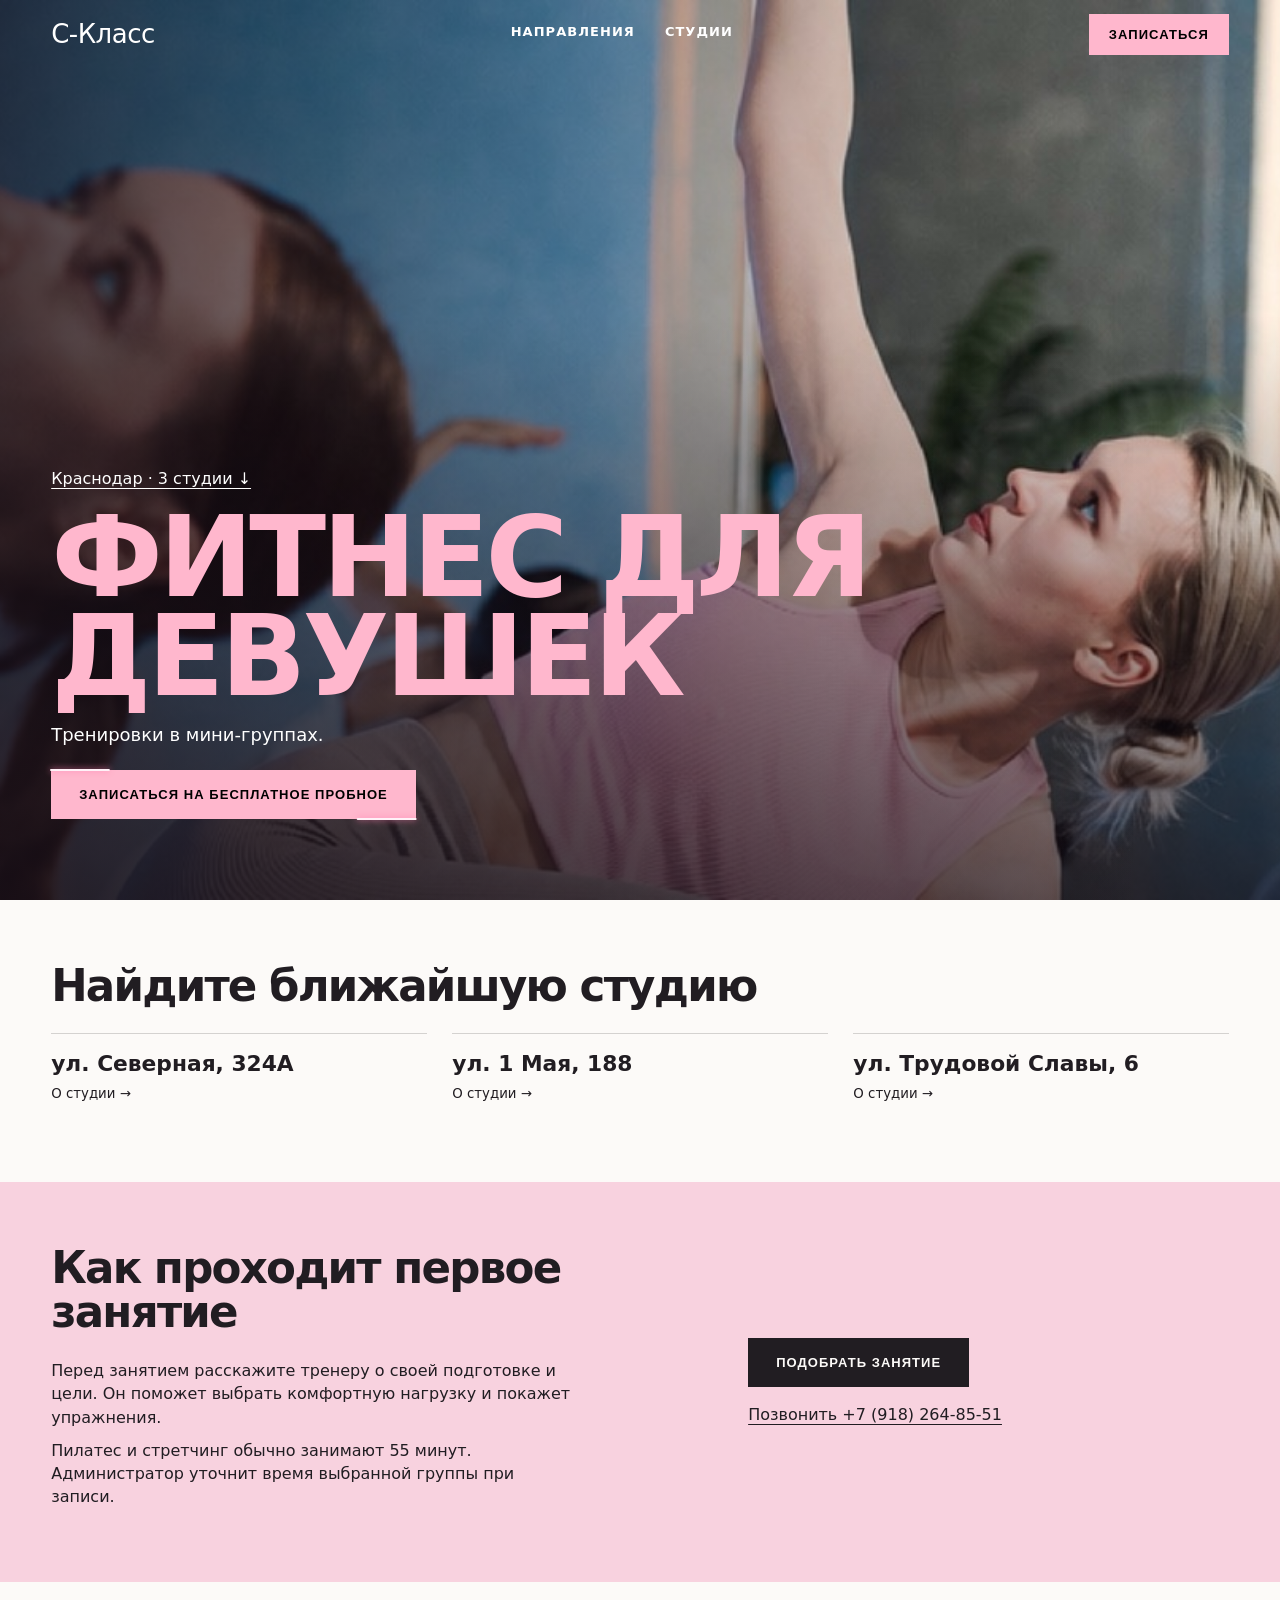
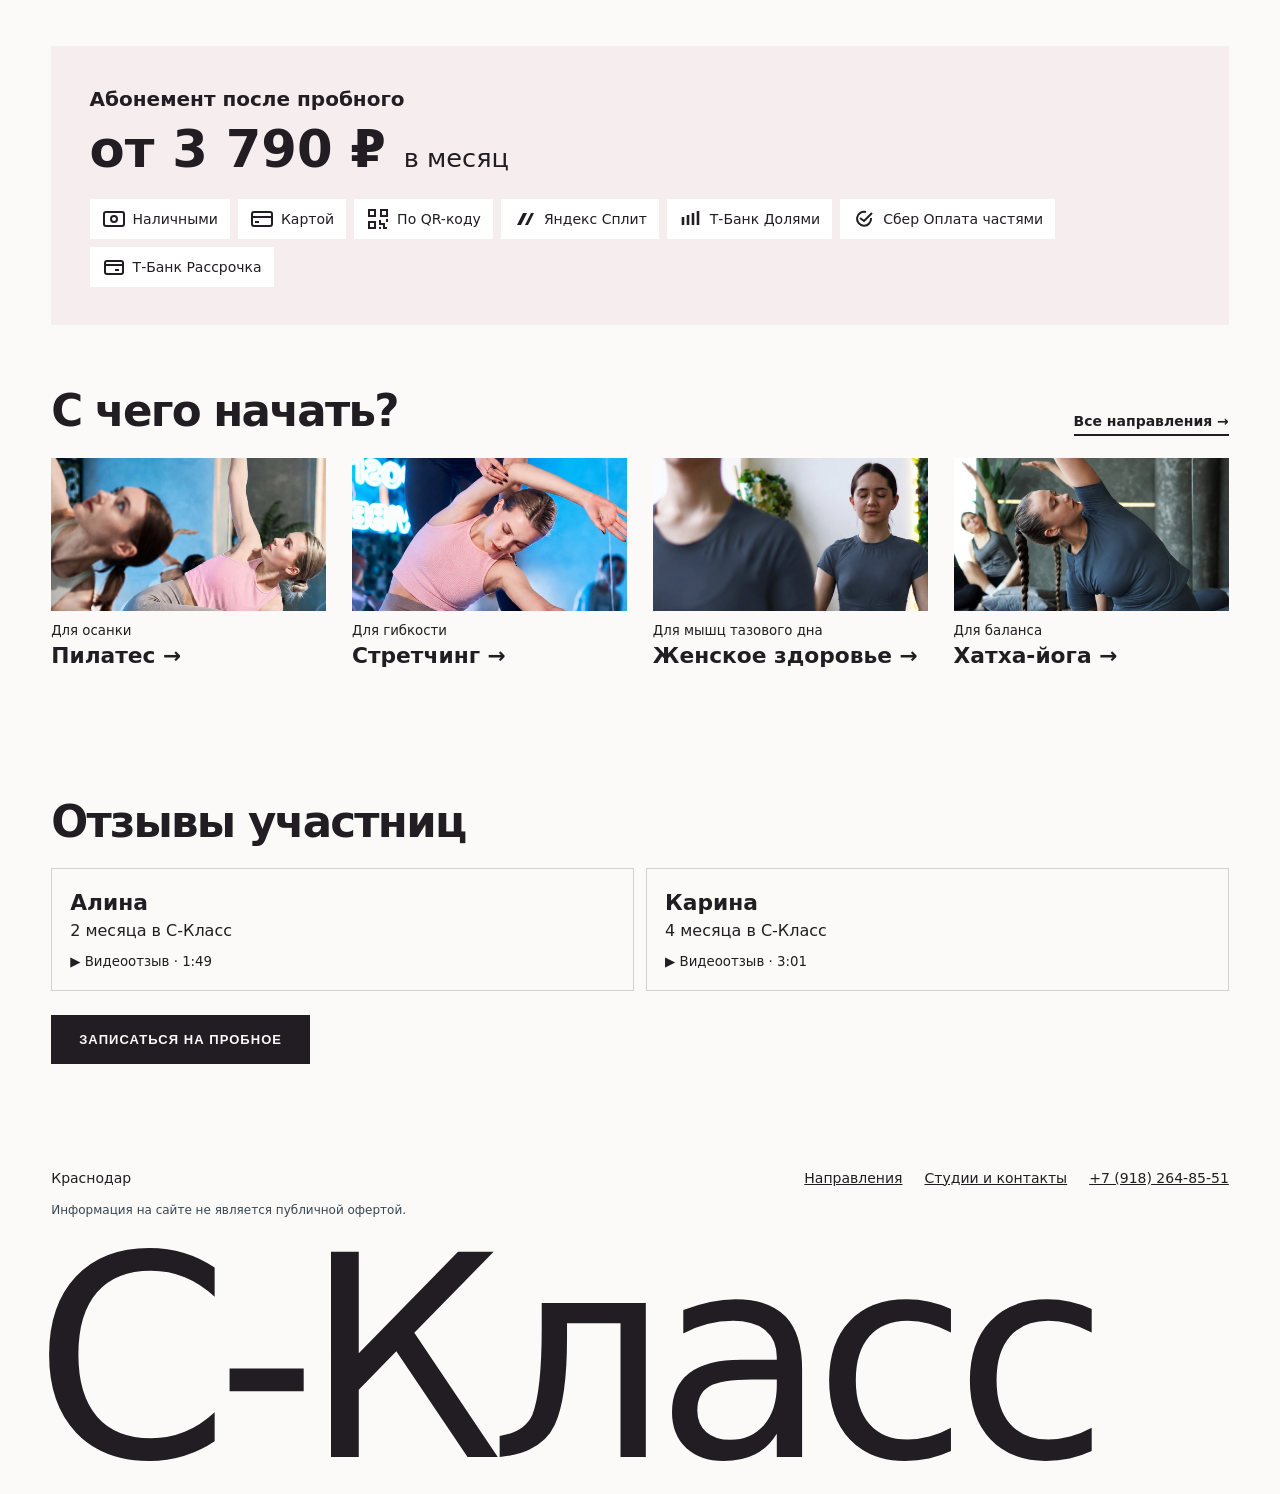
<file: index.html>
<!doctype html>
<html lang="ru">
<head>
<meta charset="utf-8">
<meta name="viewport" content="width=device-width, initial-scale=1">
<meta name="robots" content="noindex, nofollow">
<title>Фитнес для девушек в Краснодаре — три студии С-Класс</title>
<meta name="description" content="Фитнес в мини-группах в Краснодаре. Студии на Северной, 1 Мая и Трудовой Славы. Выберите направление и запишитесь на бесплатное пробное занятие.">
<link rel="stylesheet" href="style.css">
<link rel="stylesheet" href="trial.css">
</head>
<body class="trial" data-clubs>
<main>
<section class="hero-static" id="hero">
  <img id="cover" src="img/pilates.jpg" alt="Занятие пилатесом в С-Класс" fetchpriority="high">
  <div class="txt pad">
    <a class="location" href="#addresses">Краснодар · 3 студии ↓</a>
    <h1 class="big">Фитнес для девушек</h1>
    <p>Тренировки в мини-группах.</p>
    <a class="btn booking-highlight" data-booking href="#booking">Записаться на бесплатное пробное<svg aria-hidden="true" focusable="false"><rect width="100%" height="100%" pathLength="100"/></svg></a>
  </div>
</section>
<section class="pad compact" id="addresses">
  <h2>Найдите ближайшую студию</h2>
  <div class="addresses" id="locations"><a href="studio-severnaya.html"><strong>ул. Северная, 324А</strong><small>О студии →</small></a><a href="studio-1-maya.html"><strong>ул. 1 Мая, 188</strong><small>О студии →</small></a><a href="studio-trudovoy-slavy.html"><strong>ул. Трудовой Славы, 6</strong><small>О студии →</small></a></div>
</section>
<section class="visit pad compact" id="visit">
  <div>
    <h2>Как проходит первое занятие</h2>
    <p>Перед занятием расскажите тренеру о своей подготовке и цели. Он поможет выбрать комфортную нагрузку и покажет упражнения.</p>
    <p>Пилатес и стретчинг обычно занимают 55 минут. Администратор уточнит время выбранной группы при записи.</p>
  </div>
  <div class="booking">
    <a class="btn" data-booking href="#booking">Подобрать занятие</a>
    <a class="call" id="contact"></a>
  </div>
</section>
<section class="membership" id="membership">
    <h2>Абонемент после пробного</h2>
    <p class="membership-price">от 3&nbsp;790&nbsp;₽ <span>в месяц</span></p>
    <ul class="payment-methods" aria-label="Способы оплаты">
      <li><svg aria-hidden="true" viewBox="0 0 24 24" width="24" height="24" fill="none" stroke="currentColor" stroke-width="2"><rect x="2" y="5" width="20" height="14" rx="2"/><circle cx="12" cy="12" r="3"/></svg>Наличными</li>
      <li><svg aria-hidden="true" viewBox="0 0 24 24" width="24" height="24" fill="none" stroke="currentColor" stroke-width="2"><rect x="2" y="5" width="20" height="14" rx="2"/><path d="M2 10h20M5 15h4"/></svg>Картой</li>
      <li><svg aria-hidden="true" viewBox="0 0 24 24" width="24" height="24" fill="none" stroke="currentColor" stroke-width="2"><path d="M3 3h6v6H3zM15 3h6v6h-6zM3 15h6v6H3zM14 13v4h4v4h3M21 12v3M13 21h2"/></svg>По QR-коду</li>
      <li><svg aria-hidden="true" viewBox="0 0 24 24" width="24" height="24"><path d="M4 18 10 6h4L8 18zm8 0 6-12h3l-6 12z" fill="currentColor"/></svg>Яндекс Сплит</li>
      <li><svg aria-hidden="true" viewBox="0 0 24 24" width="24" height="24"><path d="M4 10v8m5-10v10m5-12v12m5-14v14" fill="none" stroke="currentColor" stroke-width="2.6"/></svg>Т-Банк Долями</li>
      <li><svg aria-hidden="true" viewBox="0 0 24 24" width="24" height="24"><path d="M19 11a7 7 0 1 1-5-6m-6 6 4 3 8-8" fill="none" stroke="currentColor" stroke-width="2"/></svg>Сбер Оплата частями</li>
      <li><svg aria-hidden="true" viewBox="0 0 24 24" width="24" height="24"><rect x="3" y="6" width="18" height="13" rx="2" fill="none" stroke="currentColor" stroke-width="2"/><path d="M4 10h16m-7 5h4" stroke="currentColor" stroke-width="2"/></svg>Т-Банк Рассрочка</li>
    </ul>
</section>
<section class="pad compact">
  <div class="heading"><h2>С чего начать?</h2><a class="arrow" href="directions.html">Все направления →</a></div>
  <div class="choices course-choices"><a href="pilates.html"><img src="img/pilates.jpg" alt="" loading="lazy"><small>Для осанки</small><strong>Пилатес →</strong></a>
<a href="stretching.html"><img src="img/stretching.jpg" alt="" loading="lazy"><small>Для гибкости</small><strong>Стретчинг →</strong></a>
<a href="womens-health.html"><img src="img/womens-health.jpg" alt="" loading="lazy"><small>Для мышц тазового дна</small><strong>Женское здоровье →</strong></a>
<a href="hatha.html"><img src="img/hatha.jpg" alt="" loading="lazy"><small>Для баланса</small><strong>Хатха-йога →</strong></a></div>
</section>
<section class="pad compact">
  <h2>Отзывы участниц</h2>
  <div class="stories" id="stories"></div>
  <a class="btn last" data-booking href="#booking">Записаться на пробное</a>
</section>
</main>
<script src="data.js"></script><script src="catalog.js?v=9f529e0d"></script>
<script src="site.js"></script>
<script>
  const S = window.SC;
  document.getElementById('contact').href = S.phoneHref;
  document.getElementById('contact').textContent = 'Позвонить ' + S.phone;
  document.getElementById('stories').innerHTML = S.reviews.slice(0, 2).map(r =>
    `<button type="button" data-youtube="${r.youtube}"><strong>${r.name}</strong><span>${r.time}</span><small>▶ Видеоотзыв · ${r.youtube === 'c35_eTmF_s4' ? '1:49' : '3:01'}</small></button>`
  ).join('');
</script>
</body>
</html>
</file>
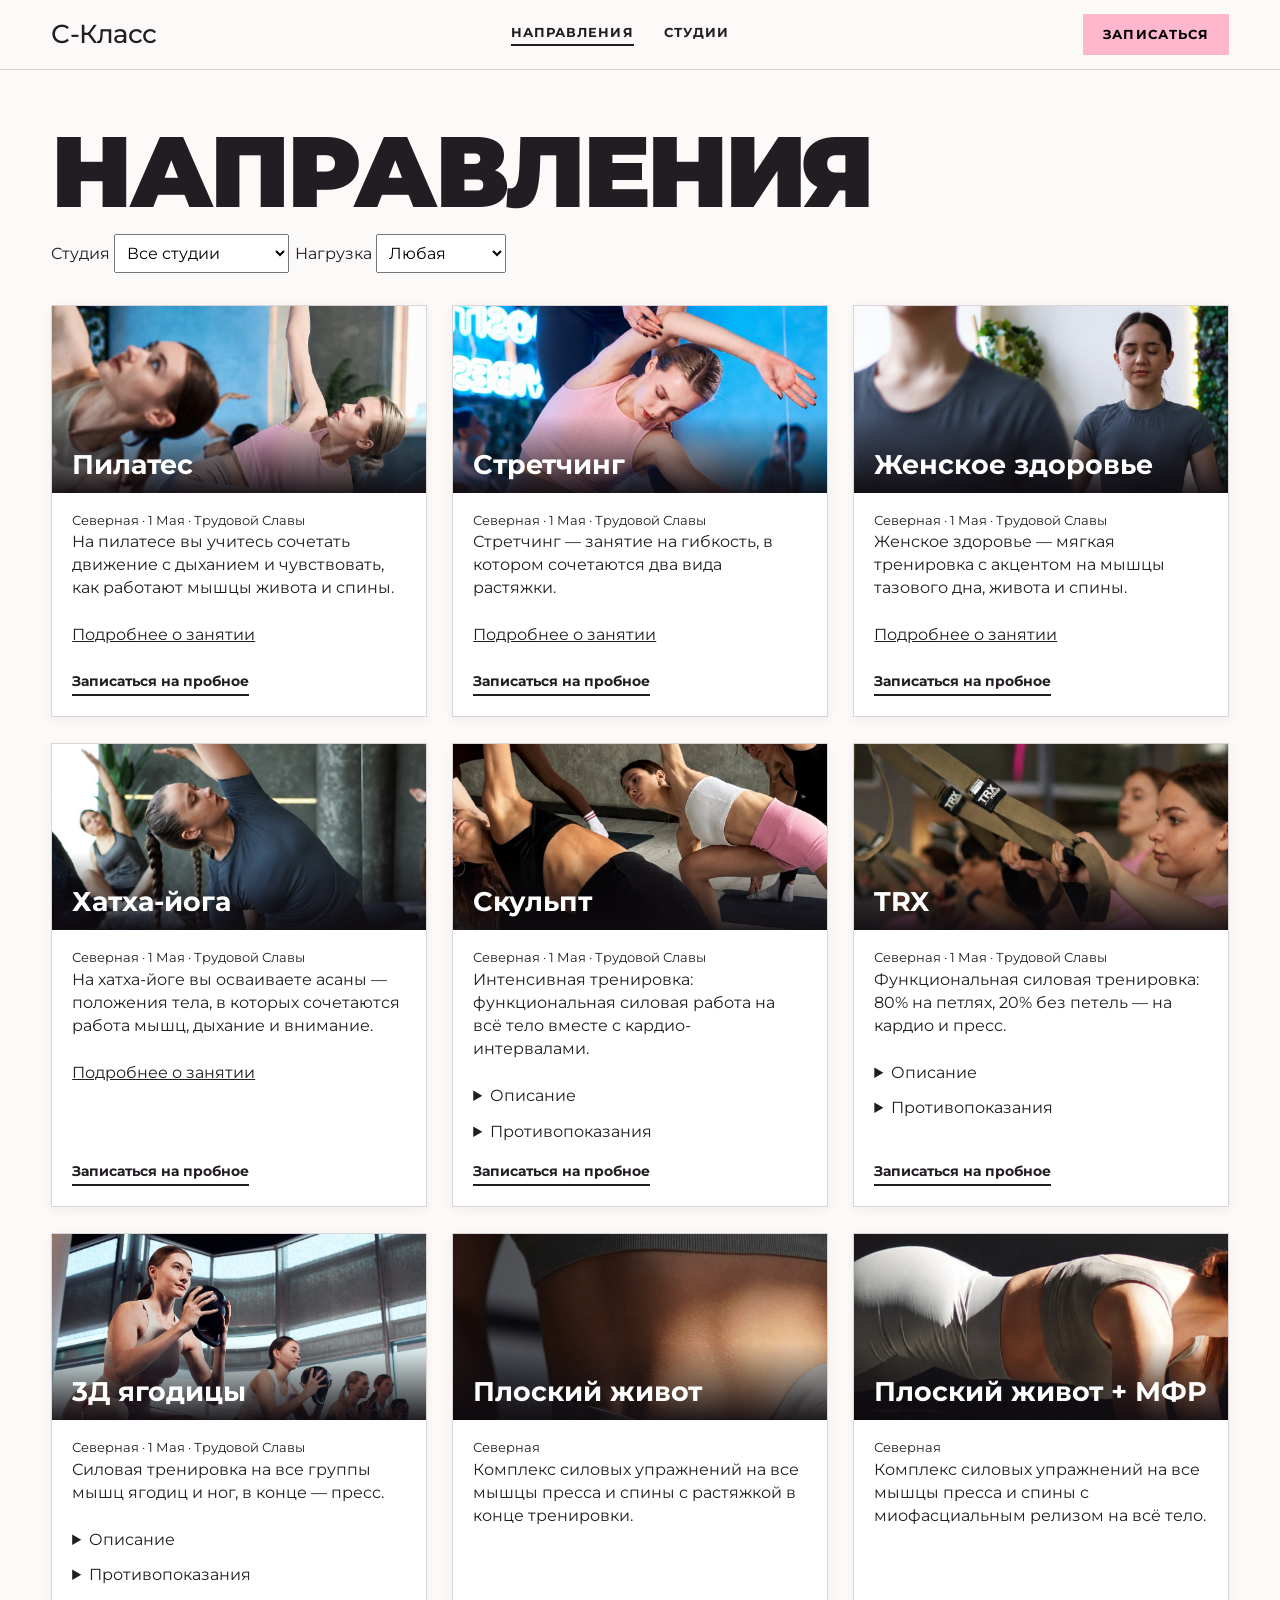
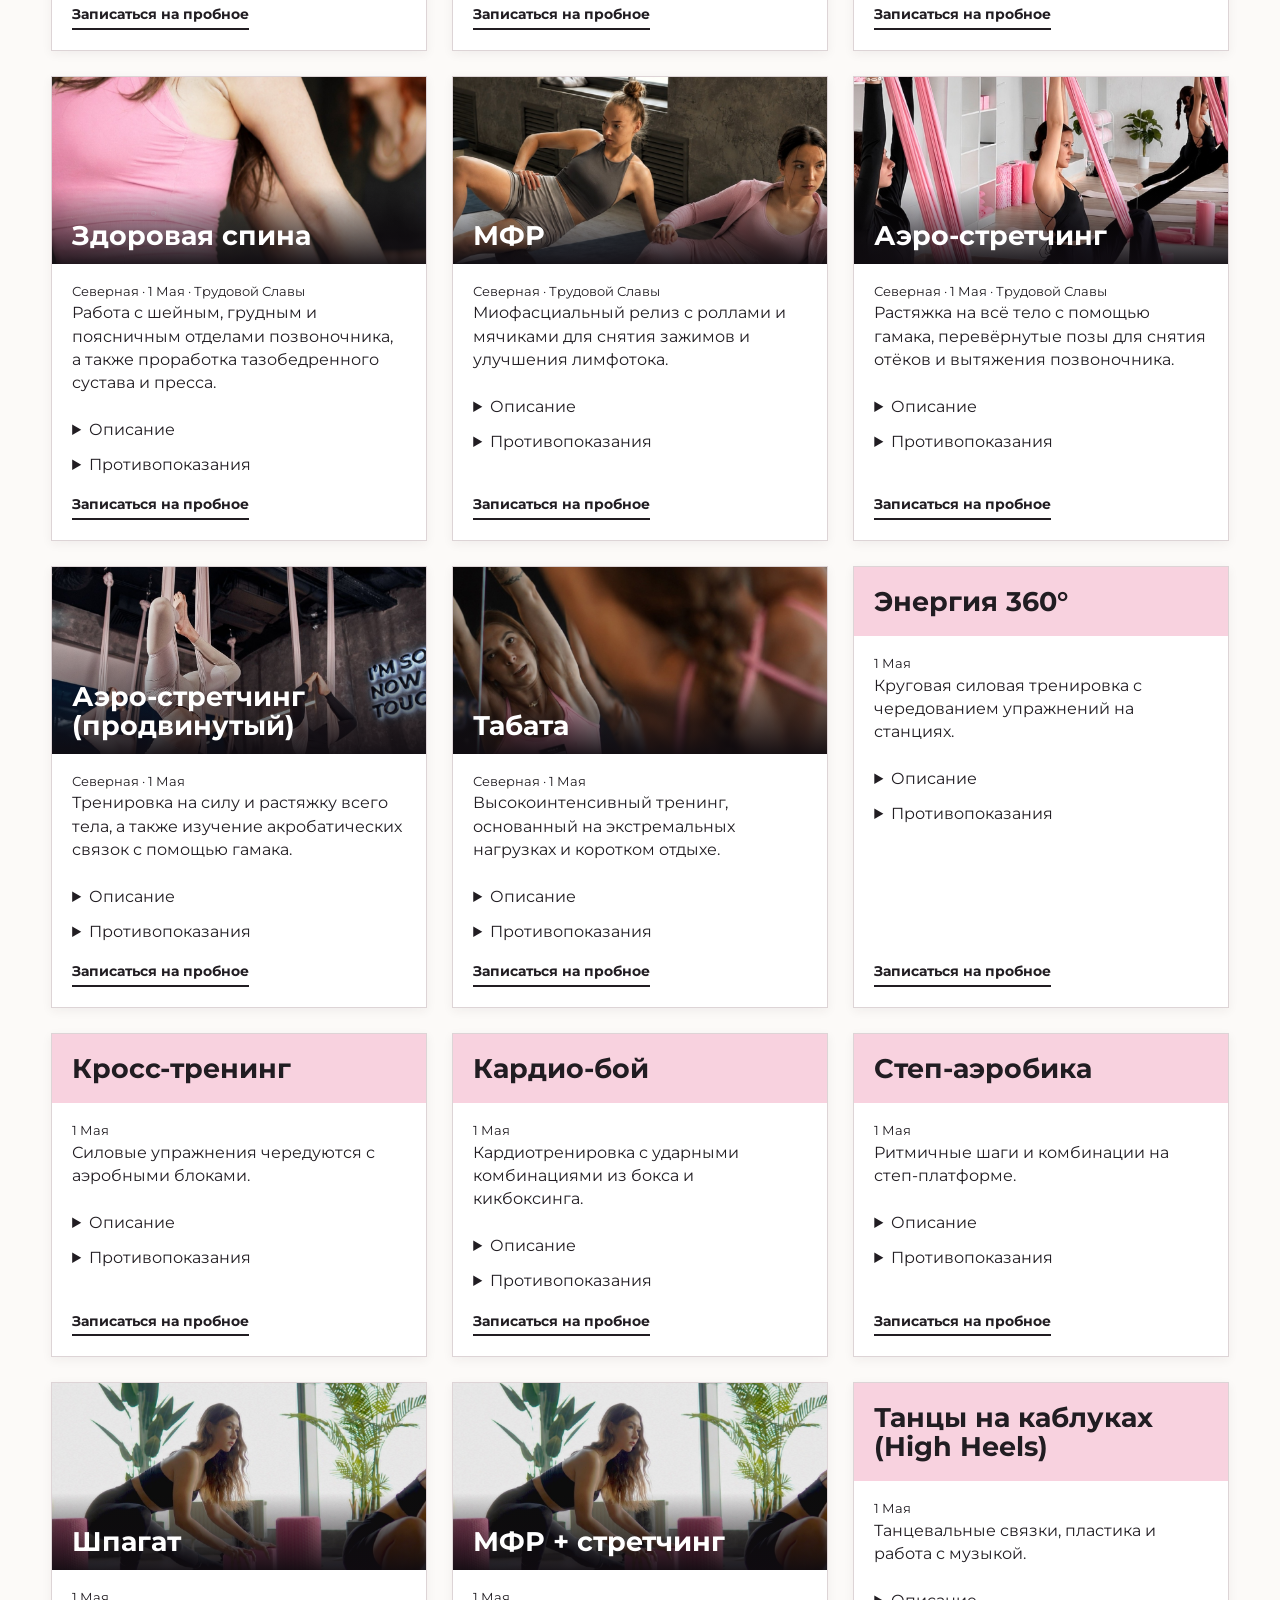
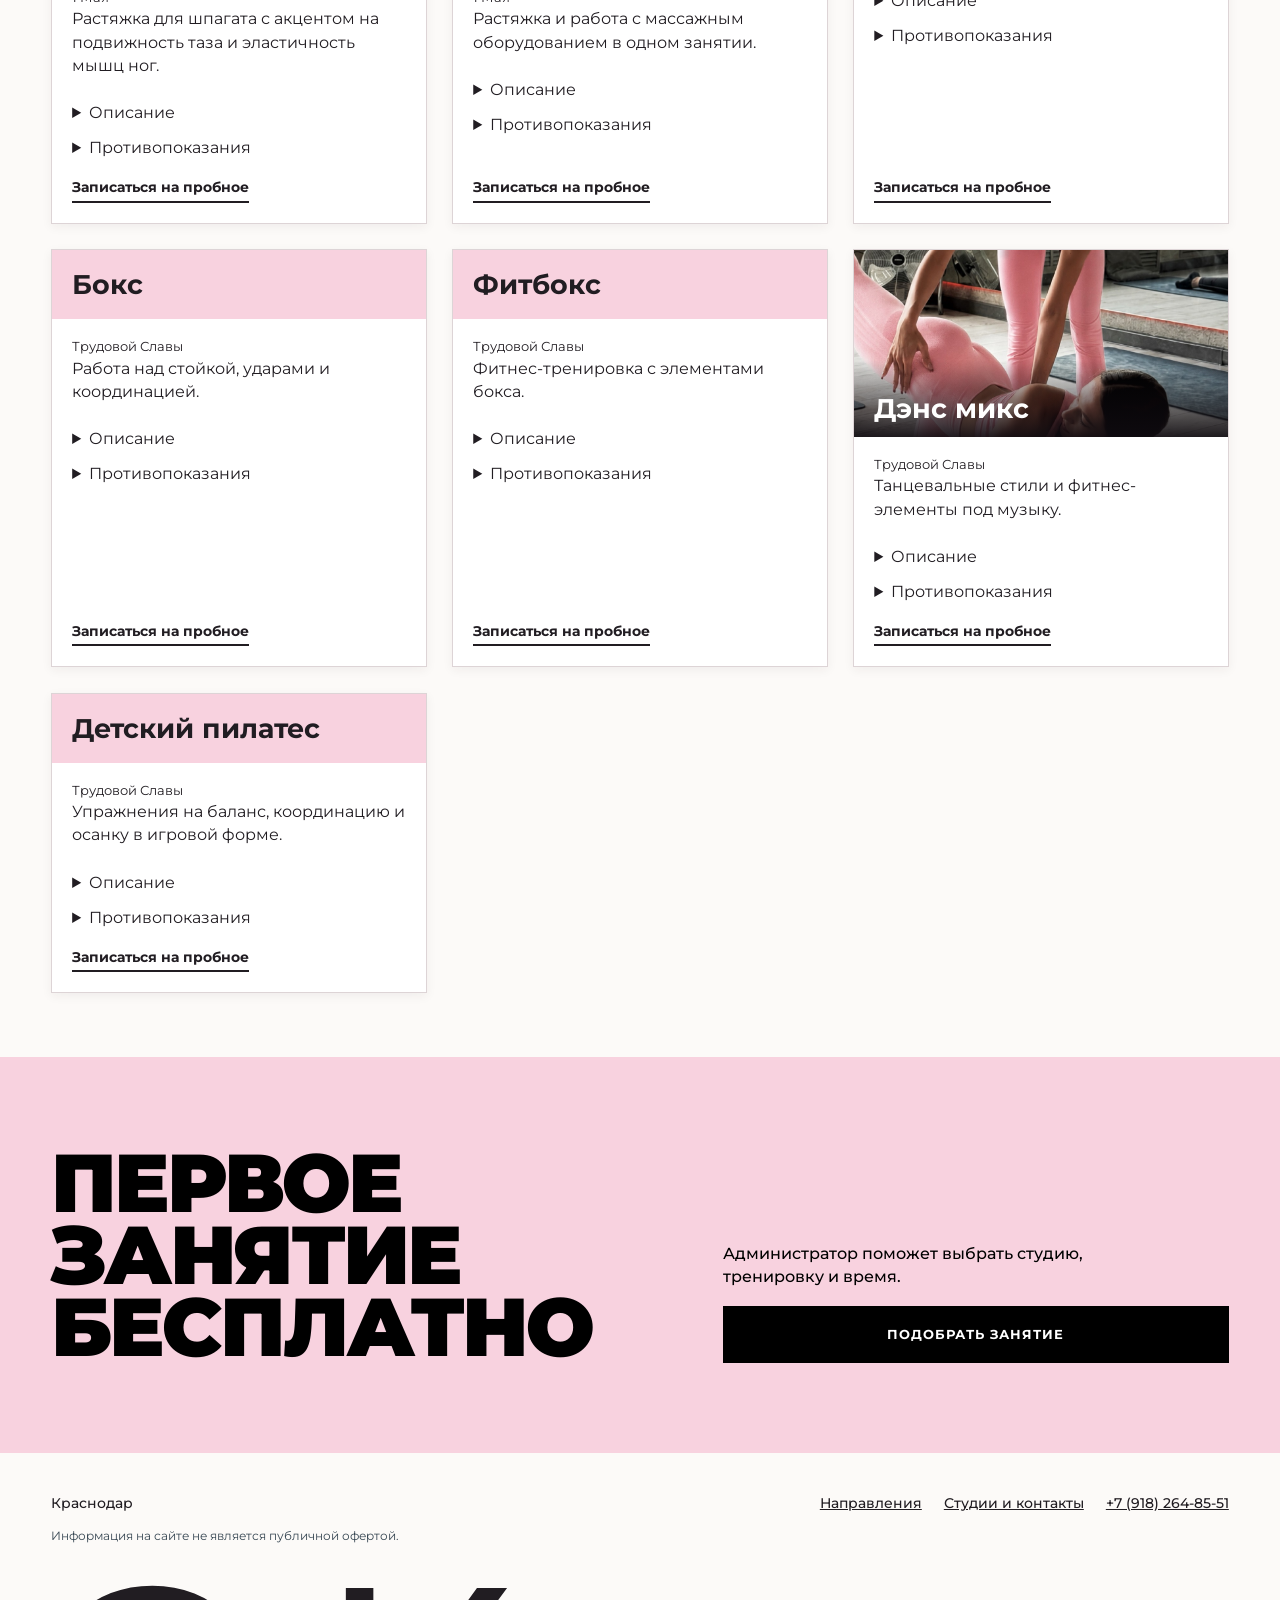
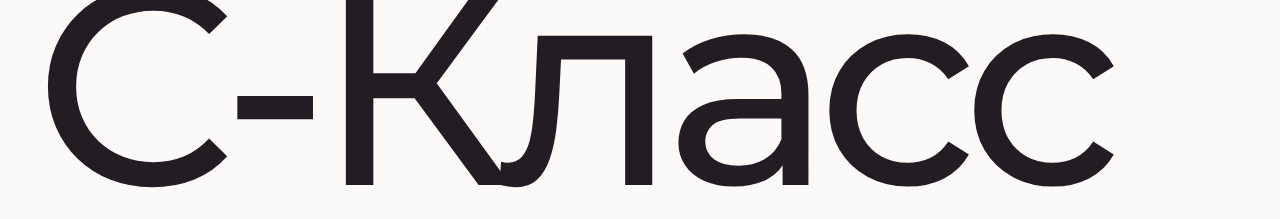
<file: directions.html>
<!doctype html>
<html lang="ru">
<head>
<meta charset="utf-8">
<meta name="robots" content="noindex, nofollow">
<meta name="viewport" content="width=device-width, initial-scale=1">
<title>Направления — С-Класс, фитнес-студия для девушек в Краснодаре</title>
<meta name="description" content="Направления фитнес-студий С-Класс в Краснодаре. Выберите филиал, ознакомьтесь с описанием тренировки и противопоказаниями.">
<link rel="preconnect" href="https://fonts.googleapis.com">
<link rel="preconnect" href="https://fonts.gstatic.com" crossorigin>
<!-- Montserrat стоит вместо фирменного Muller: его нет в открытом доступе, нужны файлы шрифта -->
<link href="https://fonts.googleapis.com/css2?family=Montserrat:ital,wght@0,300;0,400;0,500;0,700;0,900;1,400&display=swap" rel="stylesheet">
<link rel="stylesheet" href="style.css">
<link rel="stylesheet" href="trial.css">
</head>
<body class="trial">

<section class="pad page-hero">
  <h1 class="big oneline">Направления</h1>
  <div class="filters"><label>Студия <select id="branchFilter"><option value="">Все студии</option><option value="severnaya">Северная</option><option value="1-maya">1 Мая</option><option value="trudovoy-slavy">Трудовой Славы</option></select></label>
  <label>Нагрузка <select id="levelFilter"><option value="">Любая</option><option value="1">Лёгкая</option><option value="2">Средняя</option><option value="3">Высокая</option><option value="unknown">Не указана</option></select></label></div>
  <div class="list" id="list">
<article class="item linked-course" id="pilates" data-level="2" data-branches="severnaya 1-maya trudovoy-slavy"><div class="ph"><img src="img/pilates.jpg" alt="" loading="lazy"><h2>Пилатес</h2></div><div><small>Северная · 1 Мая · Трудовой Славы</small><p>На пилатесе вы учитесь сочетать движение с дыханием и чувствовать, как работают мышцы живота и спины.</p><a class="course-link" aria-label="Подробнее о занятии: Пилатес" href="pilates.html">Подробнее о занятии</a><a class="arrow" href="#booking">Записаться на пробное</a></div></article>
<article class="item linked-course" id="stretching" data-level="1" data-branches="severnaya 1-maya trudovoy-slavy"><div class="ph"><img src="img/stretching.jpg" alt="" loading="lazy"><h2>Стретчинг</h2></div><div><small>Северная · 1 Мая · Трудовой Славы</small><p>Стретчинг — занятие на гибкость, в котором сочетаются два вида растяжки.</p><a class="course-link" aria-label="Подробнее о занятии: Стретчинг" href="stretching.html">Подробнее о занятии</a><a class="arrow" href="#booking">Записаться на пробное</a></div></article>
<article class="item linked-course" id="womens-health" data-level="1" data-branches="severnaya 1-maya trudovoy-slavy"><div class="ph"><img src="img/womens-health.jpg" alt="" loading="lazy"><h2>Женское здоровье</h2></div><div><small>Северная · 1 Мая · Трудовой Славы</small><p>Женское здоровье — мягкая тренировка с акцентом на мышцы тазового дна, живота и спины.</p><a class="course-link" aria-label="Подробнее о занятии: Женское здоровье" href="womens-health.html">Подробнее о занятии</a><a class="arrow" href="#booking">Записаться на пробное</a></div></article>
<article class="item linked-course" id="hatha" data-level="2" data-branches="severnaya 1-maya trudovoy-slavy"><div class="ph" id="yoga"><img src="img/hatha.jpg" alt="" loading="lazy"><h2>Хатха-йога</h2></div><div><small>Северная · 1 Мая · Трудовой Славы</small><p>На хатха-йоге вы осваиваете асаны — положения тела, в которых сочетаются работа мышц, дыхание и внимание.</p><a class="course-link" aria-label="Подробнее о занятии: Хатха-йога" href="hatha.html">Подробнее о занятии</a><a class="arrow" href="#booking">Записаться на пробное</a></div></article>
<article class="item" id="sculpt" data-level="3" data-branches="severnaya 1-maya trudovoy-slavy"><div class="ph"><img src="img/sculpt.jpg" alt="" loading="lazy"><h2>Скульпт</h2></div><div><small>Северная · 1 Мая · Трудовой Славы</small><p>Интенсивная тренировка: функциональная силовая работа на всё тело вместе с кардио-интервалами.</p><div class="course-details"><details><summary>Описание</summary><p>Силовая тренировка на все тело с использованием дополнительного оборудования. Благодаря комплексным упражнениям с использованием различного оборудования прорабатывается рельеф тела и формируется хорошо развитый мышечный корсет.</p><p>-коррекция фигуры, похудение;</p><p>-приобретение мышечного тонуса;</p><p>-благодаря разнообразным упражнениям отсутствует мышечное привыкание.</p><p>Одежда: спортивная форма, кроссовки</p></details><details><summary>Противопоказания</summary><ul>
  <li>Острые инфекционные и воспалительные заболевания, повышенная температура.</li>
  <li>Недавние операции и травмы без разрешения врача.</li>
  <li>Острые боли в позвоночнике, мышцах и суставах.</li>
  <li>Обострение заболеваний опорно-двигательного аппарата.</li>
  <li>Серьёзные сердечно-сосудистые заболевания, при которых противопоказаны силовые нагрузки.</li>
  <li>Беременность.</li>
  <li>Выраженные нарушения равновесия и координации, препятствующие безопасному выполнению упражнений.</li>
  <li>Любые состояния, при которых врач рекомендовал временно исключить физическую активность или силовые нагрузки.</li>
  <li>Межпозвоночные грыжи и протрузии с выраженными симптомами.</li>
</ul></details></div><a class="arrow" href="#booking">Записаться на пробное</a></div></article>
<article class="item" id="trx" data-level="3" data-branches="severnaya 1-maya trudovoy-slavy"><div class="ph"><img src="img/trx.jpg" alt="" loading="lazy"><h2>TRX</h2></div><div><small>Северная · 1 Мая · Трудовой Славы</small><p>Функциональная силовая тренировка: 80% на петлях, 20% без петель — на кардио и пресс.</p><div class="course-details"><details><summary>Описание</summary><p>Функциональная тренировка с весом собственного тела и доп оборудованием - ПЕТЛИ ТРХ. Направленная на укрепление всего тела, сжигание калорий и построение сухой эстетичной мускулатуры. 60% занятия - работа с петлями ТРХ.</p></details><details><summary>Противопоказания</summary><ul>
  <li>Острые инфекционные и воспалительные заболевания, повышенная температура.</li>
  <li>Недавние операции и травмы без разрешения врача.</li>
  <li>Острые боли в позвоночнике, мышцах и суставах.</li>
  <li>Обострение заболеваний опорно-двигательного аппарата.</li>
  <li>Выраженная нестабильность плечевых, локтевых, коленных и других суставов, препятствующая безопасному выполнению упражнений.</li>
  <li>Серьёзные сердечно-сосудистые заболевания, при которых противопоказаны силовые нагрузки.</li>
  <li>Беременность.</li>
  <li>Выраженные нарушения равновесия и координации.</li>
  <li>Любые состояния, при которых врач рекомендовал временно исключить физическую активность.</li>
</ul></details></div><a class="arrow" href="#booking">Записаться на пробное</a></div></article>
<article class="item" id="glutes" data-level="2" data-branches="severnaya 1-maya trudovoy-slavy"><div class="ph"><img src="img/glutes.jpg" alt="" loading="lazy"><h2>3Д ягодицы</h2></div><div><small>Северная · 1 Мая · Трудовой Славы</small><p>Силовая тренировка на все группы мышц ягодиц и ног, в конце — пресс.</p><div class="course-details"><details><summary>Описание</summary><p>Занятие направлено на развитие больших, средних и малых ягодичных мышц, мышц бедра, стабилизаторов ТБС, а также мышц кора. Работа в 3-х плоскостях позволяет улучшить реальную функцию данных мышц, что будет способствовать не только эстетике, но и поддержанию здоровья всего опорно-двигательного аппарата. Посещая данную тренировку, можно улучшить форму ягодиц, немного увеличить объём, подтянуть мышцы ног, они станут более рельефными, будет подтягиваться внутренняя часть бедра. От правильной работы ягодиц будет зависеть осанка, здоровье позвоночника, коленных и тазобедренных суставов.</p></details><details><summary>Противопоказания</summary><ul>
  <li>Острые инфекционные и воспалительные заболевания, повышенная температура.</li>
  <li>Недавние операции и травмы без разрешения врача.</li>
  <li>Острые боли в пояснице, тазобедренных, коленных и голеностопных суставах.</li>
  <li>Обострение заболеваний опорно-двигательного аппарата.</li>
  <li>Свежие травмы мышц, связок и сухожилий нижних конечностей.</li>
  <li>Выраженная нестабильность суставов, препятствующая безопасному выполнению упражнений.</li>
  <li>Серьёзные сердечно-сосудистые заболевания, при которых противопоказаны силовые нагрузки.</li>
  <li>Беременность.</li>
  <li>Любые состояния, при которых врач рекомендовал временно исключить физическую активность.</li>
</ul></details></div><a class="arrow" href="#booking">Записаться на пробное</a></div></article>
<article class="item" id="flat-belly" data-level="2" data-branches="severnaya"><div class="ph"><img src="img/flat-belly.jpg" alt="" loading="lazy"><h2>Плоский живот</h2></div><div><small>Северная</small><p>Комплекс силовых упражнений на все мышцы пресса и спины с растяжкой в конце тренировки.</p><a class="arrow" href="#booking">Записаться на пробное</a></div></article>
<article class="item" id="flat-belly-mfr" data-level="2" data-branches="severnaya"><div class="ph"><img src="img/flat-belly-mfr.jpg" alt="" loading="lazy"><h2>Плоский живот + МФР</h2></div><div><small>Северная</small><p>Комплекс силовых упражнений на все мышцы пресса и спины с миофасциальным релизом на всё тело.</p><a class="arrow" href="#booking">Записаться на пробное</a></div></article>
<article class="item" id="healthy-back" data-level="2" data-branches="severnaya 1-maya trudovoy-slavy"><div class="ph"><img src="img/healthy-back.jpg" alt="" loading="lazy"><h2>Здоровая спина</h2></div><div><small>Северная · 1 Мая · Трудовой Славы</small><p>Работа с шейным, грудным и поясничным отделами позвоночника, а также проработка тазобедренного сустава и пресса.</p><div class="course-details"><details><summary>Описание</summary><p>Тренировка с акцентом на работу позвоночника и мышц спины. Направлена на улучшение подвижности позвоночника и таза, с применением дыхательных техник, а также активации мозжечка и вестибулярного аппарата. Благодаря занятию улучшается осанка, снижается степень напряжения в мышцах, улучшается работа тазового дна и мышц кора. Данная тренировка является профилактикой последствий сидячего и малоподвижного образа жизни.</p></details><details><summary>Противопоказания</summary><ul>
  <li>Острые инфекционные и воспалительные заболевания, повышенная температура.</li>
  <li>Острые боли в позвоночнике невыясненного происхождения.</li>
  <li>Недавние травмы позвоночника, переломы и операции без разрешения врача.</li>
  <li>Обострение заболеваний опорно-двигательного аппарата с выраженным болевым синдромом.</li>
  <li>Межпозвоночные грыжи в острой фазе с выраженными неврологическими симптомами.</li>
  <li>Прогрессирующая мышечная слабость, онемение конечностей и другие острые неврологические нарушения.</li>
  <li>Серьёзные сердечно-сосудистые заболевания, при которых противопоказана физическая нагрузка.</li>
  <li>Беременность.</li>
  <li>Любые состояния, при которых врач рекомендовал временно исключить физическую активность.</li>
</ul></details></div><a class="arrow" href="#booking">Записаться на пробное</a></div></article>
<article class="item" id="mfr" data-level="1" data-branches="severnaya trudovoy-slavy"><div class="ph"><img src="img/mfr.jpg" alt="" loading="lazy"><h2>МФР</h2></div><div><small>Северная · Трудовой Славы</small><p>Миофасциальный релиз с роллами и мячиками для снятия зажимов и улучшения лимфотока.</p><div class="course-details"><details><summary>Описание</summary><p>Восстановительная тренировка с использованием специальных массажных роллов, мячей и другого оборудования. Методика основана на мягком воздействии на мышцы и фасции с помощью контролируемого давления и прокатывания. Занятие направлено на снижение мышечного напряжения, улучшение подвижности и восстановление после физических нагрузок.</p><p>- Снижение мышечного напряжения;</p><p>- улучшение подвижности суставов и эластичности тканей;</p><p>- повышение качества восстановления после тренировок;</p><p>- уменьшение ощущения скованности в теле;</p><p>- улучшение осознанности движений и контроля над телом.</p><p>Одежда: удобная спортивная форма, носки.</p></details><details><summary>Противопоказания</summary><ul>
  <li>Острые инфекционные и воспалительные заболевания, повышенная температура.</li>
  <li>Острые травмы и повреждения мягких тканей.</li>
  <li>Воспалительные процессы, отёки и гематомы в зоне воздействия.</li>
  <li>Тромбозы и тромбофлебит.</li>
  <li>Варикозное расширение вен в выраженной форме в области воздействия.</li>
  <li>Кожные заболевания и повреждения кожных покровов.</li>
  <li>Онкологические заболевания требуют согласования с лечащим врачом.</li>
  <li>Выраженный болевой синдром неясного происхождения.</li>
</ul></details></div><a class="arrow" href="#booking">Записаться на пробное</a></div></article>
<article class="item" id="aero" data-level="2" data-branches="severnaya 1-maya trudovoy-slavy"><div class="ph"><img src="img/aero.jpg" alt="" loading="lazy"><h2>Аэро-стретчинг</h2></div><div><small>Северная · 1 Мая · Трудовой Славы</small><p>Растяжка на всё тело с помощью гамака, перевёрнутые позы для снятия отёков и вытяжения позвоночника.</p><div class="course-details"><details><summary>Описание</summary><p>Тренировка на увеличение гибкости и мобильности тела с использованием гамака, включающая элементы воздушной гимнастики. Основное отличие тренировок в воздухе на гамаках состоит в перевернутых положениях тела. Это единственная фитнес-программа, включающая в себя декомпрессионный переворот, который снижает влияние осевой нагрузки на позвоночник. За счет гамака тело ощущается как в невесомости или в воде. Также в заданиях на стретчинг гамак позволяет гостям больше расслабиться - растяжка происходит мягче, что позволяет деликатно улучшать эластичность мышц.  Аэро-стретчинг - это комплексная проработка всего тела, где также хорошо улучшается функция мозжечка и вестибулярного аппарата</p></details><details><summary>Противопоказания</summary><ul>
  <li>Острые инфекционные и воспалительные заболевания, повышенная температура.</li>
  <li>Недавние операции, травмы и период реабилитации без разрешения врача.</li>
  <li>Острые боли и обострение заболеваний позвоночника и суставов.</li>
  <li>Нестабильность позвоночника и выраженные межпозвоночные грыжи с неврологическими симптомами.</li>
  <li>Серьёзные сердечно-сосудистые заболевания, при которых противопоказана физическая нагрузка.</li>
  <li>Выраженные нарушения вестибулярного аппарата, частые головокружения.</li>
  <li>Недавние операции на глазах, отслойка сетчатки и заболевания глаз, при которых противопоказаны перевёрнутые положения.</li>
  <li>Беременность.</li>
  <li>Любые состояния, при которых врач рекомендовал исключить растяжку, подвесные или перевёрнутые положения.</li>
</ul></details></div><a class="arrow" href="#booking">Записаться на пробное</a></div></article>
<article class="item" id="aero-pro" data-level="3" data-branches="severnaya 1-maya"><div class="ph"><img src="img/aero-pro.jpg" alt="" loading="lazy"><h2>Аэро-стретчинг (продвинутый)</h2></div><div><small>Северная · 1 Мая</small><p>Тренировка на силу и растяжку всего тела, а также изучение акробатических связок с помощью гамака.</p><div class="course-details"><details><summary>Описание</summary><p>Продвинутый уровень тренировки - с использованием гамака, изучение акроботических связок и воздушной гимнастики. Присутствуют силовые упражнения для мышц всего тела, а также продвинутая растяжка. Улучшаются функции вестибулярного аппарата.</p></details><details><summary>Противопоказания</summary><ul>
  <li>Острые инфекционные и воспалительные заболевания, повышенная температура.</li>
  <li>Недавние операции, травмы и период реабилитации без разрешения врача.</li>
  <li>Острые боли и обострение заболеваний позвоночника и суставов.</li>
  <li>Нестабильность позвоночника и выраженные межпозвоночные грыжи с неврологическими симптомами.</li>
  <li>Серьёзные сердечно-сосудистые заболевания, при которых противопоказана физическая нагрузка.</li>
  <li>Выраженные нарушения вестибулярного аппарата, частые головокружения.</li>
  <li>Недавние операции на глазах, отслойка сетчатки и заболевания глаз, при которых противопоказаны перевёрнутые положения.</li>
  <li>Беременность.</li>
  <li>Любые состояния, при которых врач рекомендовал исключить растяжку, подвесные или перевёрнутые положения.</li>
</ul></details></div><a class="arrow" href="#booking">Записаться на пробное</a></div></article>
<article class="item" id="tabata" data-level="3" data-branches="severnaya 1-maya"><div class="ph"><img src="img/tabata.jpg" alt="" loading="lazy"><h2>Табата</h2></div><div><small>Северная · 1 Мая</small><p>Высокоинтенсивный тренинг, основанный на экстремальных нагрузках и коротком отдыхе.</p><div class="course-details"><details><summary>Описание</summary><p>Высокоинтенсивный интервальный тренинг, представляющий собой комплекс тренировочных блоков, чередующихся с кратковременным отдыхом. Тренировка способствует похудению, улучшению физических качеств, повышает аэробную и анаэробную выносливость.</p><p>Форма одежды: КРОССОВКИ, футболка, лосины</p></details><details><summary>Противопоказания</summary><ul>
  <li>Острые инфекционные и воспалительные заболевания, повышенная температура.</li>
  <li>Серьёзные сердечно-сосудистые заболевания, при которых противопоказаны высокоинтенсивные нагрузки.</li>
  <li>Беременность.</li>
  <li>Нарушения сердечного ритма, сопровождающиеся симптомами или ограничениями физической активности.</li>
  <li>Недавние операции и травмы без разрешения врача.</li>
  <li>Острые боли в позвоночнике, мышцах и суставах.</li>
  <li>Обострение заболеваний опорно-двигательного аппарата.</li>
  <li>Выраженные нарушения равновесия и координации.</li>
  <li>Любые состояния, при которых врач рекомендовал исключить высокоинтенсивные физические нагрузки.</li>
</ul></details></div><a class="arrow" href="#booking">Записаться на пробное</a></div></article>
<article class="item" id="energy" data-level="" data-branches="1-maya"><div class="ph text-cover"><h2>Энергия 360°</h2></div><div><small>1 Мая</small><p>Круговая силовая тренировка с чередованием упражнений на станциях.</p><div class="course-details"><details><summary>Описание</summary><p>Динамичная круговая тренировка, направленная на комплексное укрепление всех основных мышечных групп, развитие силы, выносливости и повышение общего тонуса организма.</p><p>Занятие построено по принципу чередования упражнений на разных станциях с небольшими интервалами отдыха. Программа сочетает силовые, функциональные и кардиоупражнения с использованием собственного веса и дополнительного оборудования.</p><p>Укрепление мышц всего тела;</p><p>Развитие силы и общей выносливости;</p><p>Улучшение координации и баланса;</p><p>Повышение функциональных возможностей организма;</p><p>Увеличение энергозатрат.</p><p>Одежда: спортивная форма, кроссовки</p></details><details><summary>Противопоказания</summary><ul>
  <li>Острые инфекционные и воспалительные заболевания, повышенная температура тела.</li>
  <li>Заболевания сердечно-сосудистой системы, при которых противопоказаны интенсивные физические нагрузки.</li>
  <li>Беременность.</li>
  <li>Недавние операции и травмы до завершения реабилитации.</li>
  <li>Обострение заболеваний позвоночника и суставов.</li>
  <li>Выраженные нарушения равновесия и координации.</li>
  <li>Любые состояния, при которых врач рекомендовал ограничить интенсивную физическую активность.</li>
</ul></details></div><a class="arrow" href="#booking">Записаться на пробное</a></div></article>
<article class="item" id="cross" data-level="" data-branches="1-maya"><div class="ph text-cover"><h2>Кросс-тренинг</h2></div><div><small>1 Мая</small><p>Силовые упражнения чередуются с аэробными блоками.</p><div class="course-details"><details><summary>Описание</summary><p>Тренировка, направленная на развитие всех физических качеств, за счет чередование аэробной и силовой нагрузки. Подходит для решения следующих целей:</p><p>1. Снижение веса тела; 2. Увеличение функциональной силы;</p><p>3. Улучшение координации движений;</p><p>4. Улучшение показателей всех физических качеств.</p><p>Рекомендуется посещать занимающимся, имеющим уже тренировочный опыт! Одежда: кроссовки, спортивная одежда</p></details><details><summary>Противопоказания</summary><ul>
  <li>Острые заболевания, повышенная температура, инфекционные и воспалительные процессы.</li>
  <li>Серьёзные заболевания сердечно-сосудистой системы, при которых противопоказаны интенсивные нагрузки.</li>
  <li>Недавние операции, травмы и период реабилитации без разрешения врача.</li>
  <li>Обострение заболеваний позвоночника и суставов.</li>
  <li>Острые боли в спине, мышцах и суставах.</li>
  <li>Выраженные нарушения координации и головокружения.</li>
  <li>Беременность.</li>
  <li>Любые состояния, при которых врач рекомендовал ограничить интенсивную физическую активность.</li>
</ul></details></div><a class="arrow" href="#booking">Записаться на пробное</a></div></article>
<article class="item" id="fight" data-level="" data-branches="1-maya"><div class="ph text-cover"><h2>Кардио-бой</h2></div><div><small>1 Мая</small><p>Кардиотренировка с ударными комбинациями из бокса и кикбоксинга.</p><div class="course-details"><details><summary>Описание</summary><p>Энергичная кардиотренировка с элементами бокса, кикбоксинга и других боевых искусств, объединяющая ударные комбинации руками и ногами с интенсивными аэробными упражнениями. Занятие проходит под ритмичную музыку и направлено на развитие общей выносливости и координации движений, укрепление мышц всего тела, улучшение скорости реакции и ловкости, повышение интенсивности энергозатрат, снятие эмоционального напряжения и получение заряда энергии. Тренировка проходит без контактного боя и спаррингов.</p></details><details><summary>Противопоказания</summary><ul>
  <li>Острые инфекционные и воспалительные заболевания, повышенная температура тела.</li>
  <li>Серьёзные заболевания сердечно-сосудистой и дыхательной систем, при которых противопоказаны интенсивные физические нагрузки.</li>
  <li>Травмы и заболевания позвоночника, суставов и связок в стадии обострения.</li>
  <li>Недавние хирургические вмешательства и период восстановления без допуска врача.</li>
  <li>Выраженные нарушения координации, головокружения.</li>
  <li>Беременность.</li>
  <li>Другие состояния, при которых врачом рекомендовано ограничение интенсивной физической активности.</li>
</ul></details></div><a class="arrow" href="#booking">Записаться на пробное</a></div></article>
<article class="item" id="step" data-level="" data-branches="1-maya"><div class="ph text-cover"><h2>Степ-аэробика</h2></div><div><small>1 Мая</small><p>Ритмичные шаги и комбинации на степ-платформе.</p><div class="course-details"><details><summary>Описание</summary><p>Энергичная кардиотренировка, которая сочетает ритмичные шаги на специальной платформе (степе) с танцевальными движениями. Во время тренировки активно включаются мышцы ног за счёт подъёмов на степ и спусков, мышцы пресса и спины - как стабилизаторы при смене направлений и балансе. Польза степ‑аэробики заключается в укреплении сердечно‑сосудистой системы, прокачке координации и чувства ритма, улучшении формы ног и ягодиц и эмоциональном подъёме. Инструктор всегда рядом: покажет, как правильно ставить стопу, держать корпус и распределять нагрузку, чтобы тренировка была не только эффективной, но и безопасной. Форма одежды: спортивная форма, кроссовки.</p></details><details><summary>Противопоказания</summary><ul>
  <li>Острые инфекционные и воспалительные заболевания, повышенная температура.</li>
  <li>Серьёзные заболевания сердечно-сосудистой системы, при которых противопоказаны интенсивные нагрузки.</li>
  <li>Недавние травмы и операции, особенно на нижних конечностях.</li>
  <li>Обострение заболеваний коленных, тазобедренных и голеностопных суставов.</li>
  <li>Выраженные нарушения равновесия и координации, частые головокружения.</li>
  <li>Острые боли в позвоночнике и суставах.</li>
  <li>Беременность.</li>
  <li>Любые состояния, при которых врач рекомендовал ограничить кардионагрузки.</li>
  <li>Варикозное расширение вен с выраженными симптомами.</li>
  <li>Хронические заболевания опорно-двигательного аппарата.</li>
  <li>Значительный избыточный вес, сопровождающийся болями в суставах.</li>
</ul></details></div><a class="arrow" href="#booking">Записаться на пробное</a></div></article>
<article class="item" id="split" data-level="2" data-branches="1-maya"><div class="ph"><img src="img/split.jpg" alt="" loading="lazy"><h2>Шпагат</h2></div><div><small>1 Мая</small><p>Растяжка для шпагата с акцентом на подвижность таза и эластичность мышц ног.</p><div class="course-details"><details><summary>Описание</summary><p>На занятии прорабатывают мышцы ног в трёх плоскостях. Тренировка подходит для среднего и продвинутого уровня подготовки. Новичкам студия рекомендует начать с МФР и стретчинга.</p></details><details><summary>Противопоказания</summary><ul>
  <li>Острые инфекционные и воспалительные заболевания, повышенная температура.</li>
  <li>Свежие травмы мышц, связок и сухожилий, особенно в области таза и нижних конечностей.</li>
  <li>Недавние операции и период реабилитации без разрешения врача.</li>
  <li>Острые боли в тазобедренных, коленных суставах и позвоночнике.</li>
  <li>Обострение заболеваний опорно-двигательного аппарата.</li>
  <li>Выраженная нестабильность тазобедренных и коленных суставов.</li>
  <li>Серьёзные заболевания сердечно-сосудистой системы, при которых противопоказана физическая нагрузка.</li>
  <li>Беременность.</li>
  <li>Любые состояния, при которых врач рекомендовал исключить интенсивную растяжку.</li>
  <li>Гипермобильность суставов.</li>
  <li>Дисплазия тазобедренных суставов.</li>
  <li>Хронические заболевания позвоночника и суставов.</li>
  <li>Варикозное расширение вен с выраженными симптомами.</li>
</ul></details></div><a class="arrow" href="#booking">Записаться на пробное</a></div></article>
<article class="item" id="stretch-mfr" data-level="" data-branches="1-maya"><div class="ph"><img src="img/split.jpg" alt="" loading="lazy"><h2>МФР + стретчинг</h2></div><div><small>1 Мая</small><p>Растяжка и работа с массажным оборудованием в одном занятии.</p><div class="course-details"><details><summary>Описание</summary><p>Комбинированное занятие, направленное на улучшение гибкости, подвижности суставов и общее восстановление мышц. Программа построена по принципу баланса: 50% времени уделяется миофасциальному релизу (МФР), 50% — упражнениям на растяжку. В первой части занятия выполняется МФР — работа с мышцами и фасциями с использованием роллов и массажных мячей. Это помогает снять мышечное напряжение, улучшить кровообращение, уменьшить зажимы и подготовить тело к более эффективной растяжке. Во второй части тренировки выполняются упражнения на стретчинг: мягкая, контролируемая растяжка основных мышечных групп. Тренировка подходит для любого уровня подготовки, включая начинающих. Рекомендуется как для восстановления после силовых и кардионагрузок, так и в качестве самостоятельного занятия для улучшения подвижности и самочувствия.</p></details><details><summary>Противопоказания</summary><ul>
  <li>Острые инфекционные и воспалительные заболевания, повышенная температура.</li>
  <li>Свежие травмы мышц, связок, сухожилий и суставов.</li>
  <li>Недавние операции и период реабилитации без разрешения врача.</li>
  <li>Острые боли в позвоночнике и суставах.</li>
  <li>Обострение заболеваний опорно-двигательного аппарата.</li>
  <li>Выраженная нестабильность суставов и позвоночника.</li>
  <li>Серьёзные сердечно-сосудистые заболевания, при которых противопоказана физическая нагрузка.</li>
  <li>Беременность.</li>
  <li>Любые состояния, при которых врач рекомендовал исключить упражнения на растяжку.</li>
  <li>Межпозвоночные грыжи и протрузии с выраженными симптомами.</li>
  <li>Гипермобильность суставов.</li>
  <li>Варикозное расширение вен с выраженными симптомами.</li>
  <li>Хронические заболевания позвоночника и суставов.</li>
</ul></details></div><a class="arrow" href="#booking">Записаться на пробное</a></div></article>
<article class="item" id="heels" data-level="" data-branches="1-maya"><div class="ph text-cover"><h2>Танцы на каблуках (High Heels)</h2></div><div><small>1 Мая</small><p>Танцевальные связки, пластика и работа с музыкой.</p><div class="course-details"><details><summary>Описание</summary><p>High Heels - это танец, в котором раскрывается женственность и многогранность. Диалог тела с музыкой, рассказанный силой, нежностью и грацией. Но главное: в направлении High Heels нет никаких рамок и ограничений — это позволяет каждому внести в танец что-то новое. Одежда:наколленики,лосины,футболка,носочки или туфли на каблуках</p></details><details><summary>Противопоказания</summary><ul>
  <li>Острые инфекционные и воспалительные заболевания, повышенная температура.</li>
  <li>Свежие травмы нижних конечностей, растяжения и разрывы связок.</li>
  <li>Недавние операции и период реабилитации без разрешения врача.</li>
  <li>Острые боли в позвоночнике, тазобедренных, коленных и голеностопных суставах.</li>
  <li>Выраженная нестабильность голеностопных и коленных суставов.</li>
  <li>Обострение заболеваний опорно-двигательного аппарата.</li>
  <li>Серьёзные сердечно-сосудистые заболевания, при которых противопоказана интенсивная физическая нагрузка.</li>
  <li>Беременность.</li>
  <li>Выраженные нарушения равновесия и координации, частые головокружения.</li>
  <li>Варикозное расширение вен.</li>
  <li>Любые состояния, при которых врач рекомендовал исключить танцевальные нагрузки.</li>
</ul></details></div><a class="arrow" href="#booking">Записаться на пробное</a></div></article>
<article class="item" id="boxing" data-level="" data-branches="trudovoy-slavy"><div class="ph text-cover"><h2>Бокс</h2></div><div><small>Трудовой Славы</small><p>Работа над стойкой, ударами и координацией.</p><div class="course-details"><details><summary>Описание</summary><p>Тренировка по боксу, направленная на развитие физической силы, выносливости, скорости и координации движений. В программе используются элементы боксёрской техники, отработка ударов, передвижений, защитных действий и общефизические упражнения. Занятие позволяет комплексно проработать мышцы всего тела и развить функциональные возможности организма.</p><p>- Развитие силы, скорости и выносливости;</p><p>- улучшение координации и реакции;</p><p>- укрепление мышц всего тела;</p><p>- повышение общей физической подготовки;</p><p>- активное расходование калорий и повышение мышечного тонуса.</p><p>Одежда: спортивная форма, кроссовки. При желании можно взять с собой боксёрские перчатки или бинты.</p></details><details><summary>Противопоказания</summary><ul>
  <li>Острые инфекционные и воспалительные заболевания, повышенная температура.</li>
  <li>Недавние операции и травмы без разрешения врача.</li>
  <li>Острые боли в позвоночнике, мышцах и суставах.</li>
  <li>Обострение заболеваний опорно-двигательного аппарата.</li>
  <li>Травмы кистей, запястий и плечевых суставов.</li>
  <li>Серьёзные сердечно-сосудистые заболевания, при которых противопоказаны интенсивные нагрузки.</li>
  <li>Неконтролируемая артериальная гипертензия.</li>
  <li>Заболевания и травмы, при которых противопоказаны ударные нагрузки.</li>
</ul></details></div><a class="arrow" href="#booking">Записаться на пробное</a></div></article>
<article class="item" id="fitbox" data-level="" data-branches="trudovoy-slavy"><div class="ph text-cover"><h2>Фитбокс</h2></div><div><small>Трудовой Славы</small><p>Фитнес-тренировка с элементами бокса.</p><div class="course-details"><details><summary>Описание</summary><p>Энергичная функциональная тренировка, объединяющая элементы бокса и аэробной нагрузки. В программе используются комбинации ударов руками и ногами, перемещения, кардиоупражнения и силовые элементы. Занятие проходит в интенсивном темпе под музыку и направлено на комплексное развитие физических качеств.</p><p>- Развитие общей выносливости и силы;</p><p>- укрепление мышц всего тела;</p><p>- улучшение скорости реакции и координации;</p><p>- активное расходование калорий и коррекция фигуры;</p><p>- повышение мышечного тонуса и работоспособности.</p><p>Одежда: спортивная форма, кроссовки.</p></details><details><summary>Противопоказания</summary><ul>
  <li>Острые инфекционные и воспалительные заболевания, повышенная температура.</li>
  <li>Недавние операции и травмы без разрешения врача.</li>
  <li>Острые боли в позвоночнике, мышцах и суставах.</li>
  <li>Обострение заболеваний опорно-двигательного аппарата.</li>
  <li>Травмы кистей, запястий, коленей и плечевых суставов.</li>
  <li>Серьёзные сердечно-сосудистые заболевания, при которых противопоказана интенсивная кардионагрузка.</li>
  <li>Неконтролируемая артериальная гипертензия.</li>
</ul></details></div><a class="arrow" href="#booking">Записаться на пробное</a></div></article>
<article class="item" id="dance" data-level="" data-branches="trudovoy-slavy"><div class="ph"><img src="img/barre.jpg" alt="" loading="lazy"><h2>Дэнс микс</h2></div><div><small>Трудовой Славы</small><p>Танцевальные стили и фитнес-элементы под музыку.</p><div class="course-details"><details><summary>Описание</summary><p>Танцевальная тренировка, объединяющая различные танцевальные стили и фитнес-элементы. Занятие проходит под энергичную музыку и включает разучивание танцевальных связок, ритмичные движения и кардионагрузку. Тренировка помогает раскрыть пластичность, развить чувство ритма и получить удовольствие от движения.</p><p>- Развитие координации и чувства ритма;</p><p>- улучшение выносливости и работы сердечно-сосудистой системы;</p><p>- повышение мышечного тонуса;</p><p>- активное расходование калорий;</p><p>- развитие пластичности и свободы движений.</p><p>Одежда: удобная спортивная форма, кроссовки.</p></details><details><summary>Противопоказания</summary><ul>
  <li>Острые инфекционные и воспалительные заболевания, повышенная температура.</li>
  <li>Недавние операции и травмы без разрешения врача.</li>
  <li>Острые боли в позвоночнике, мышцах и суставах.</li>
  <li>Обострение заболеваний опорно-двигательного аппарата.</li>
  <li>Серьёзные сердечно-сосудистые заболевания, при которых противопоказана кардионагрузка.</li>
  <li>Неконтролируемая артериальная гипертензия.</li>
  <li>Выраженные нарушения равновесия и координации.</li>
</ul></details></div><a class="arrow" href="#booking">Записаться на пробное</a></div></article>
<article class="item" id="kids" data-level="" data-branches="trudovoy-slavy"><div class="ph text-cover"><h2>Детский пилатес</h2></div><div><small>Трудовой Славы</small><p>Упражнения на баланс, координацию и осанку в игровой форме.</p><div class="course-details"><details><summary>Описание</summary><p>Комплекс занятий, направленный на гармоничное физическое развитие ребёнка. Через специальные упражнения, игровые элементы и работу с дополнительным оборудованием дети развивают гибкость, координацию, равновесие и укрепляют мышечный корсет.</p><p>ПОЛЬЗА ЗАНЯТИЙ:</p><p>- формирование правильной осанки;</p><p>- укрепление мышц спины и пресса;</p><p>- развитие гибкости и подвижности суставов;</p><p>- улучшение координации движений и чувства баланса с помощью упражнений нейрогимнастики;</p><p>- укрепление мышц стоп;</p><p>- развитие двигательных навыков и общей физической подготовки.</p><p>Одежда: удобная спортивная одежда, не сковывающая движения (футболка, лосины или спортивные шорты). Занятия проводятся босиком или в нескользящих носочках. Волосы желательно собрать. Рекомендуется взять с собой бутылочку воды.</p></details><details><summary>Противопоказания</summary><ul>
  <li>Острые инфекционные и воспалительные заболевания, повышенная температура тела.</li>
  <li>Обострение хронических заболеваний.</li>
  <li>Острые травмы и состояния, при которых физическая нагрузка запрещена врачом.</li>
  <li>Индивидуальные медицинские ограничения на физическую активность.</li>
  <li>При наличии хронических заболеваний и особенностей опорно-двигательного аппарата необходима предварительная консультация врача.</li>
</ul></details></div><a class="arrow" href="#booking">Записаться на пробное</a></div></article></div><p id="empty" hidden>Для этой студии нет направлений с выбранной нагрузкой.</p>
</section>

<div id="cta"></div>

<script src="data.js"></script><script src="catalog.js?v=9f529e0d"></script>
<script src="site.js"></script>
<script>
  const branchFilter = document.getElementById('branchFilter');
  const levelFilter = document.getElementById('levelFilter');
  const queryBranch = new URLSearchParams(location.search).get('branch');
  if (Array.from(branchFilter.options).some(o => o.value === queryBranch)) branchFilter.value = queryBranch;
  function filterCatalog() {
    const branch = branchFilter.value;
    document.querySelectorAll('.course-link').forEach(link => {
      link.search = branch ? '?branch=' + encodeURIComponent(branch) : '';
    });
    const level = levelFilter.value;
    let count = 0;
    for (const card of document.querySelectorAll('.item')) {
      card.hidden = (branch && !card.dataset.branches.split(' ').includes(branch)) ||
        (level && (card.dataset.level || 'unknown') !== level);
      if (!card.hidden) count++;
    }
    document.getElementById('empty').hidden = count > 0;
  }
  branchFilter.addEventListener('change', filterCatalog);
  levelFilter.addEventListener('change', filterCatalog);
  filterCatalog();
</script>
</body></html>
</file>
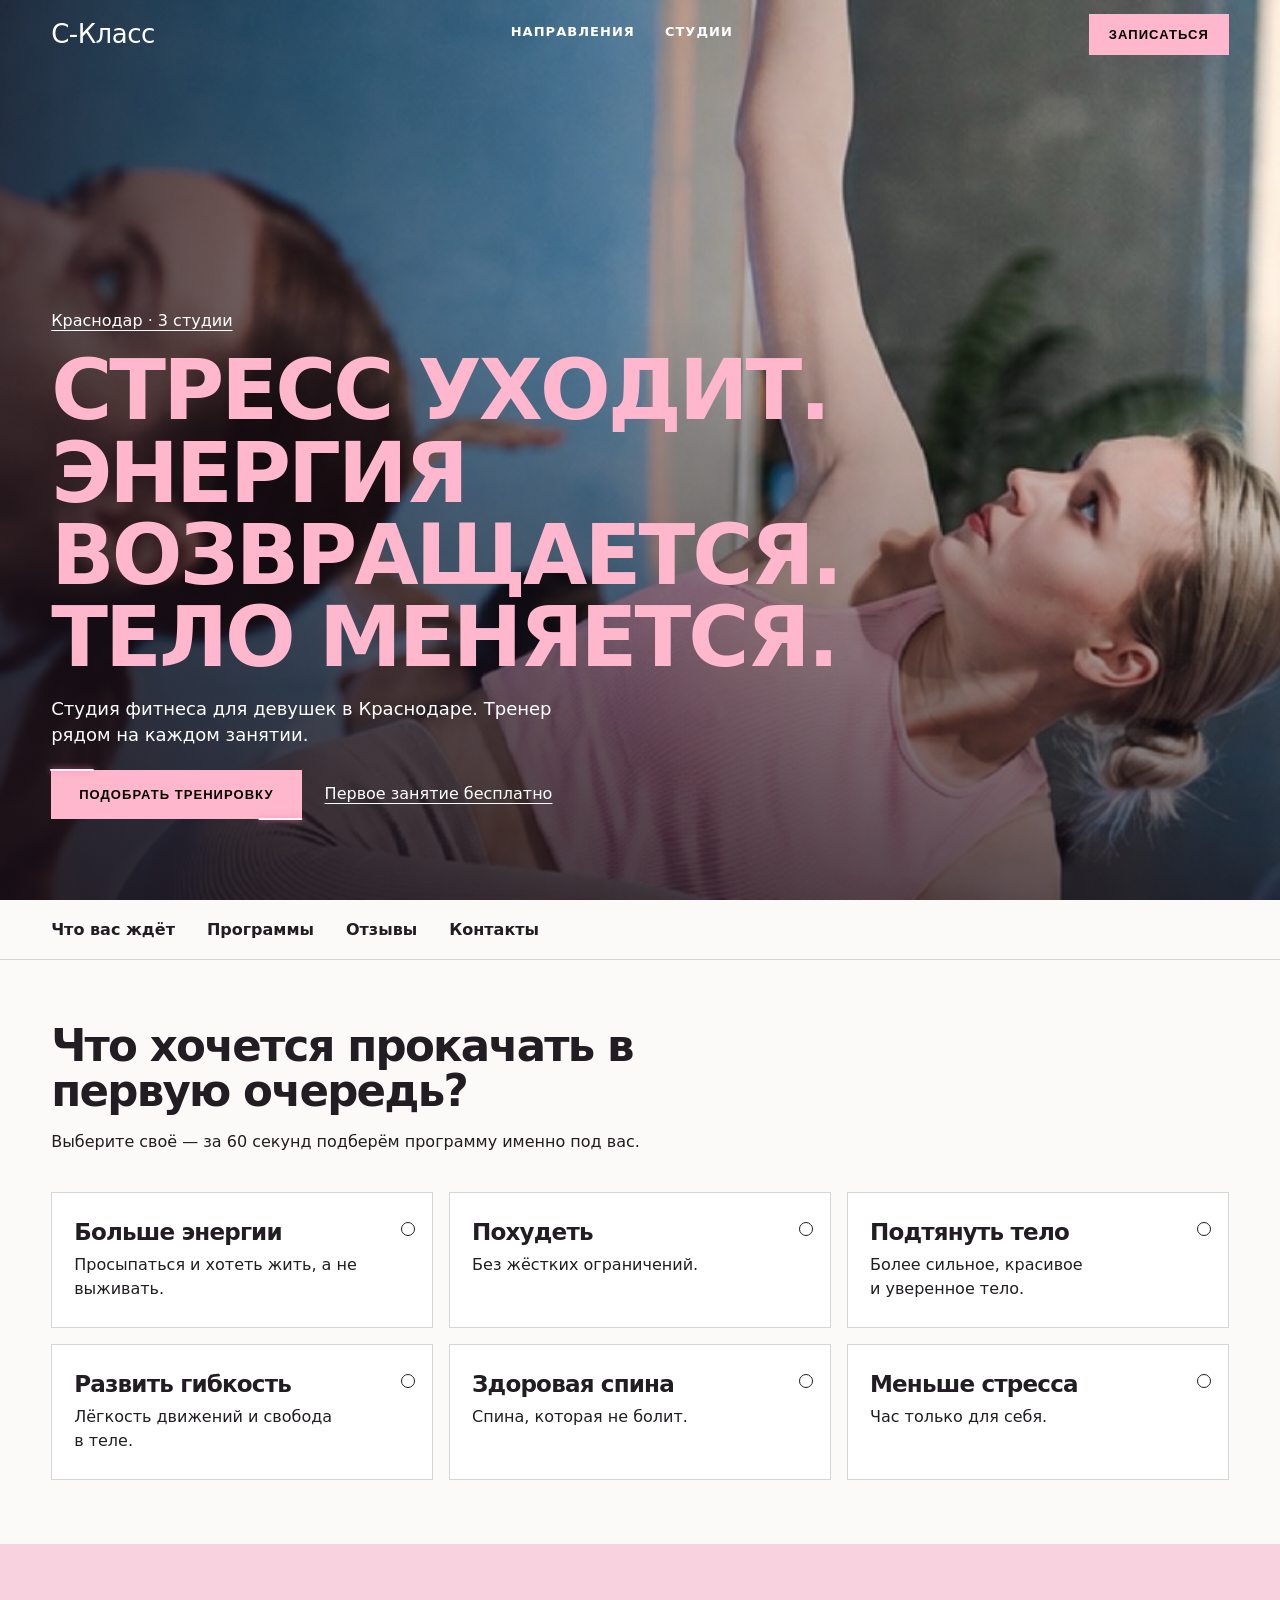
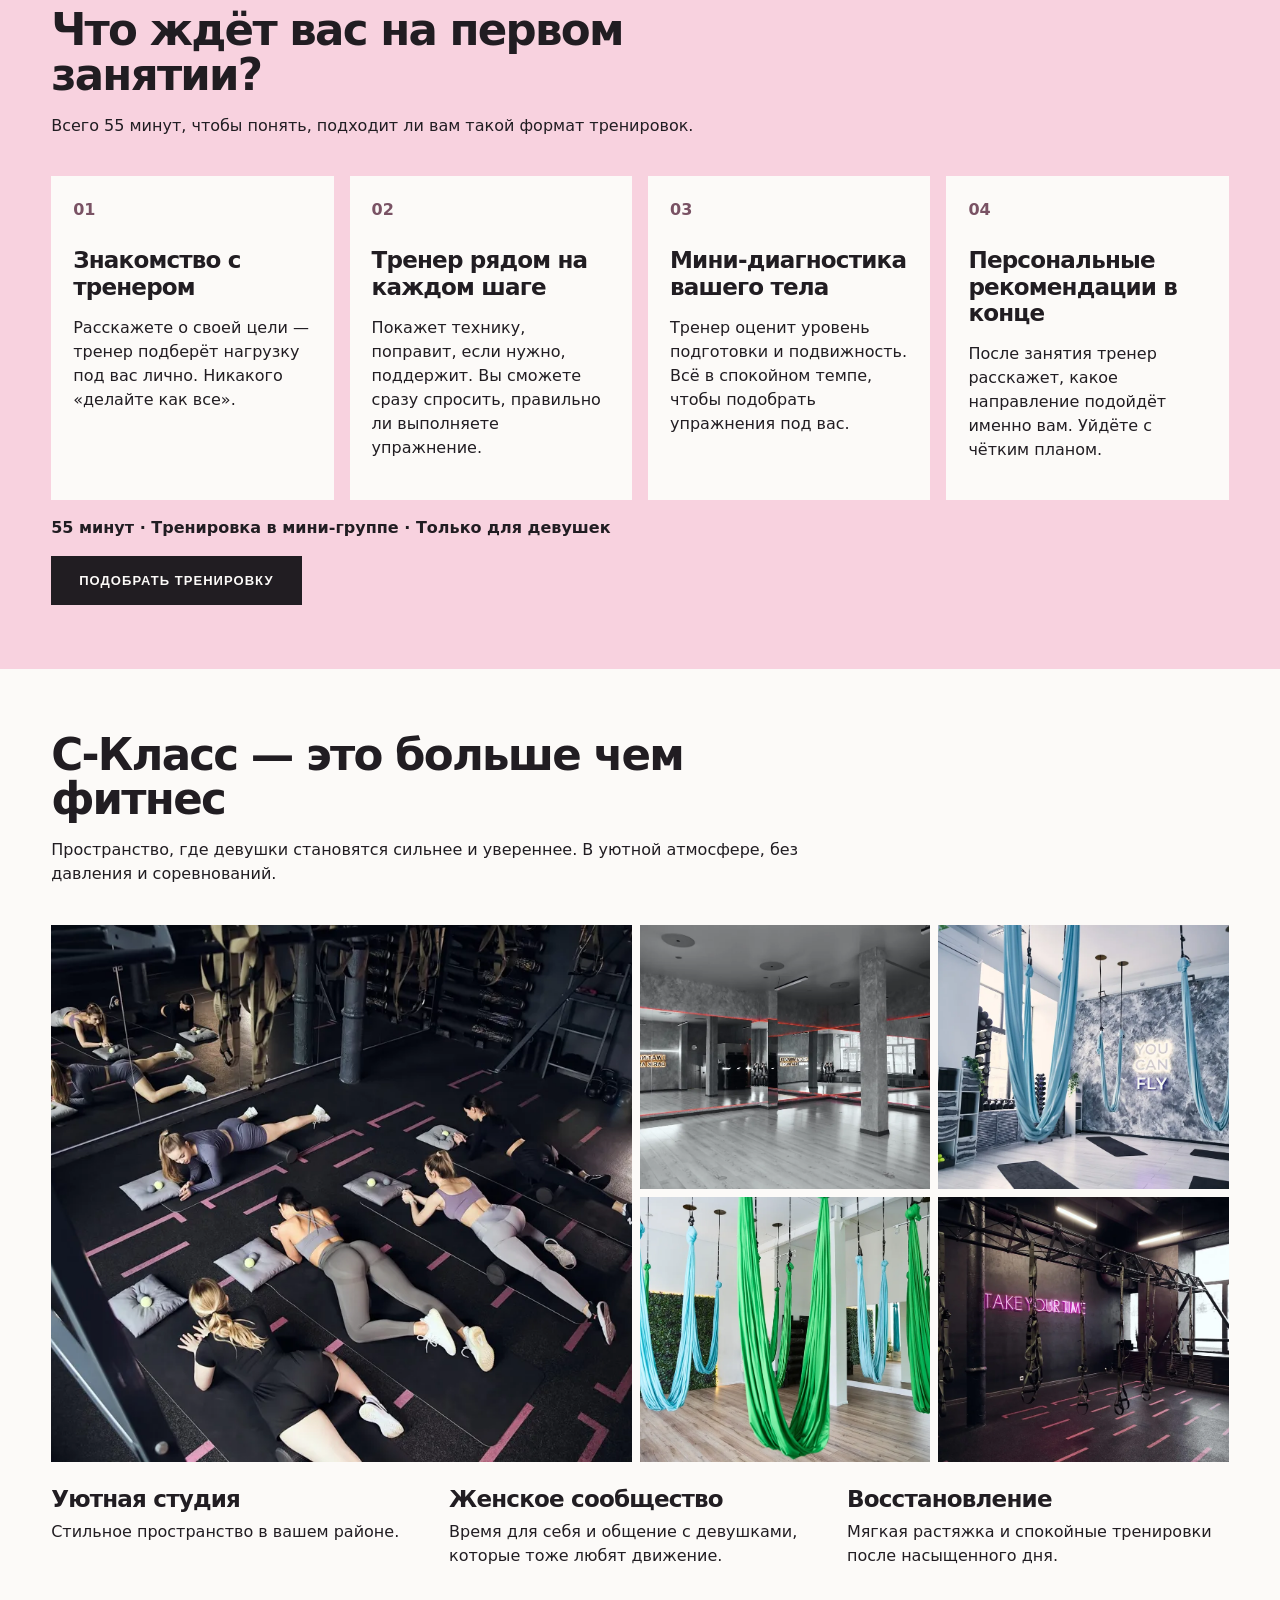
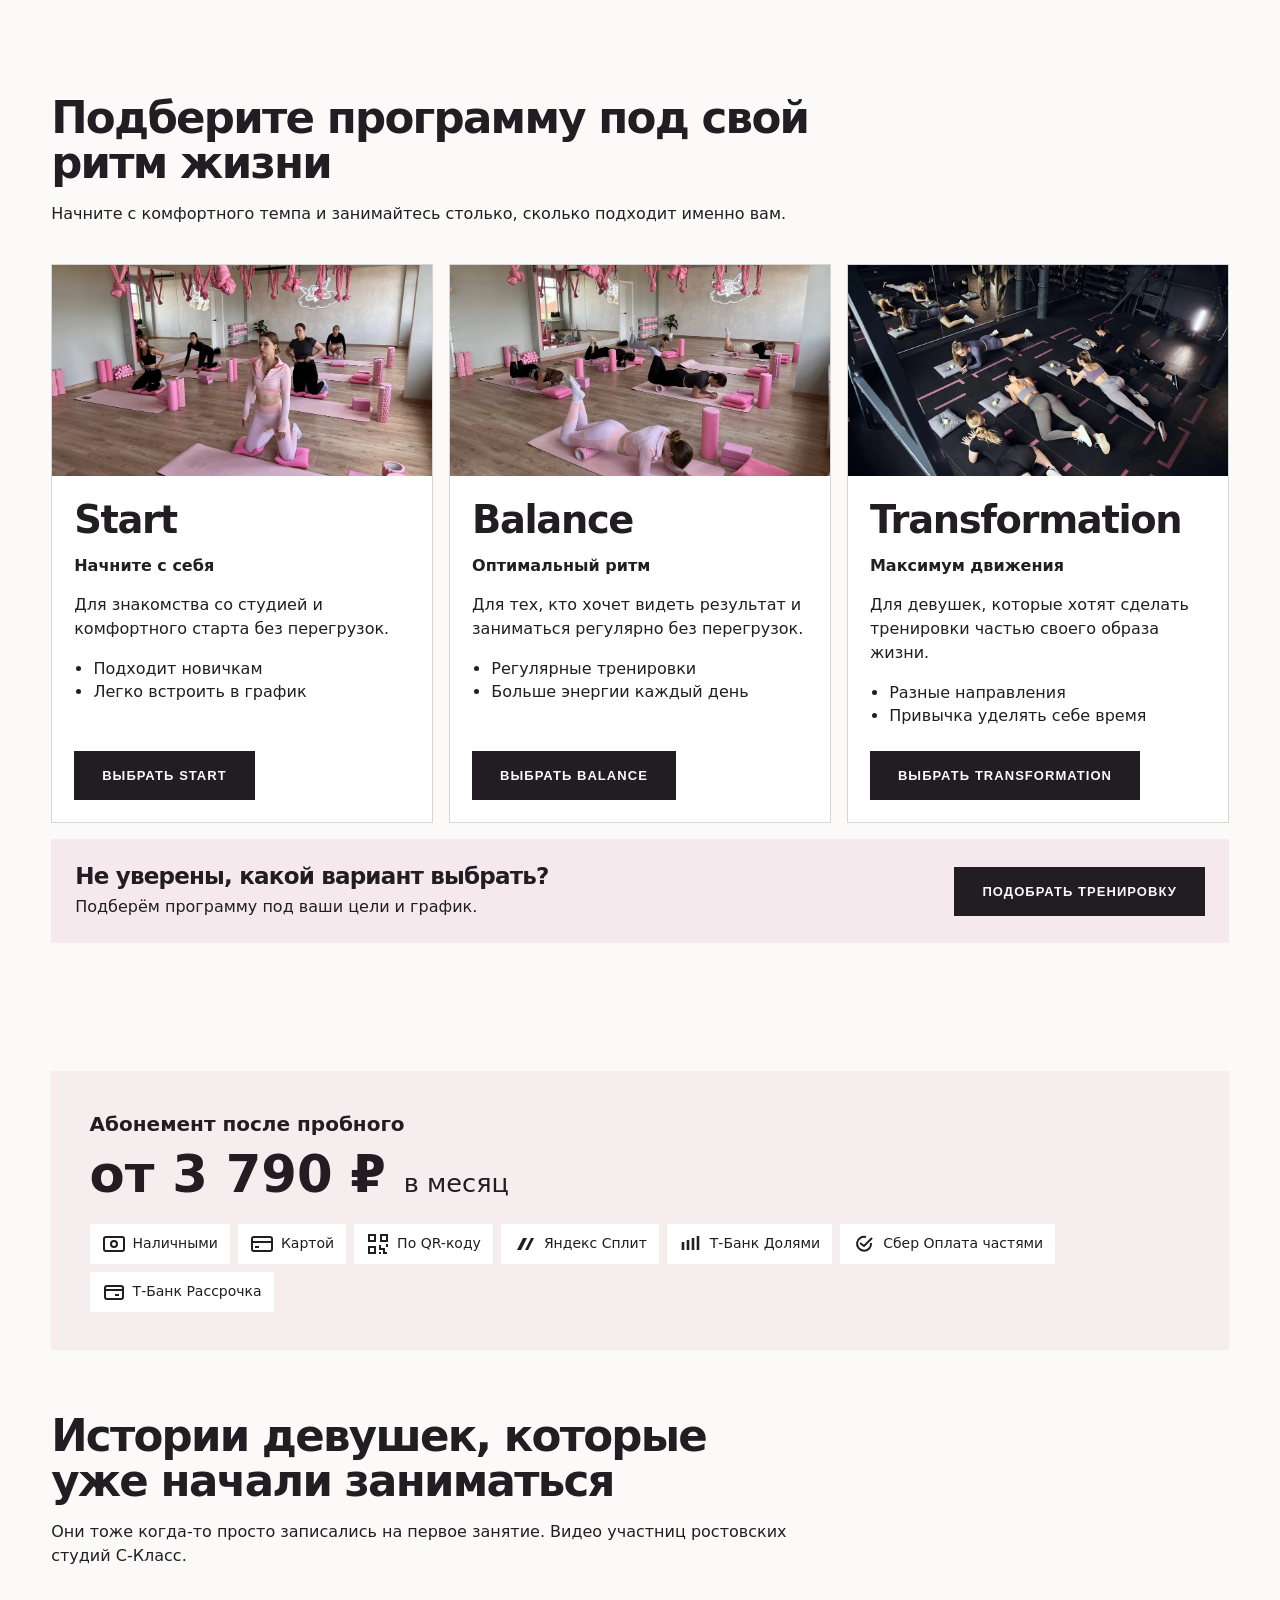
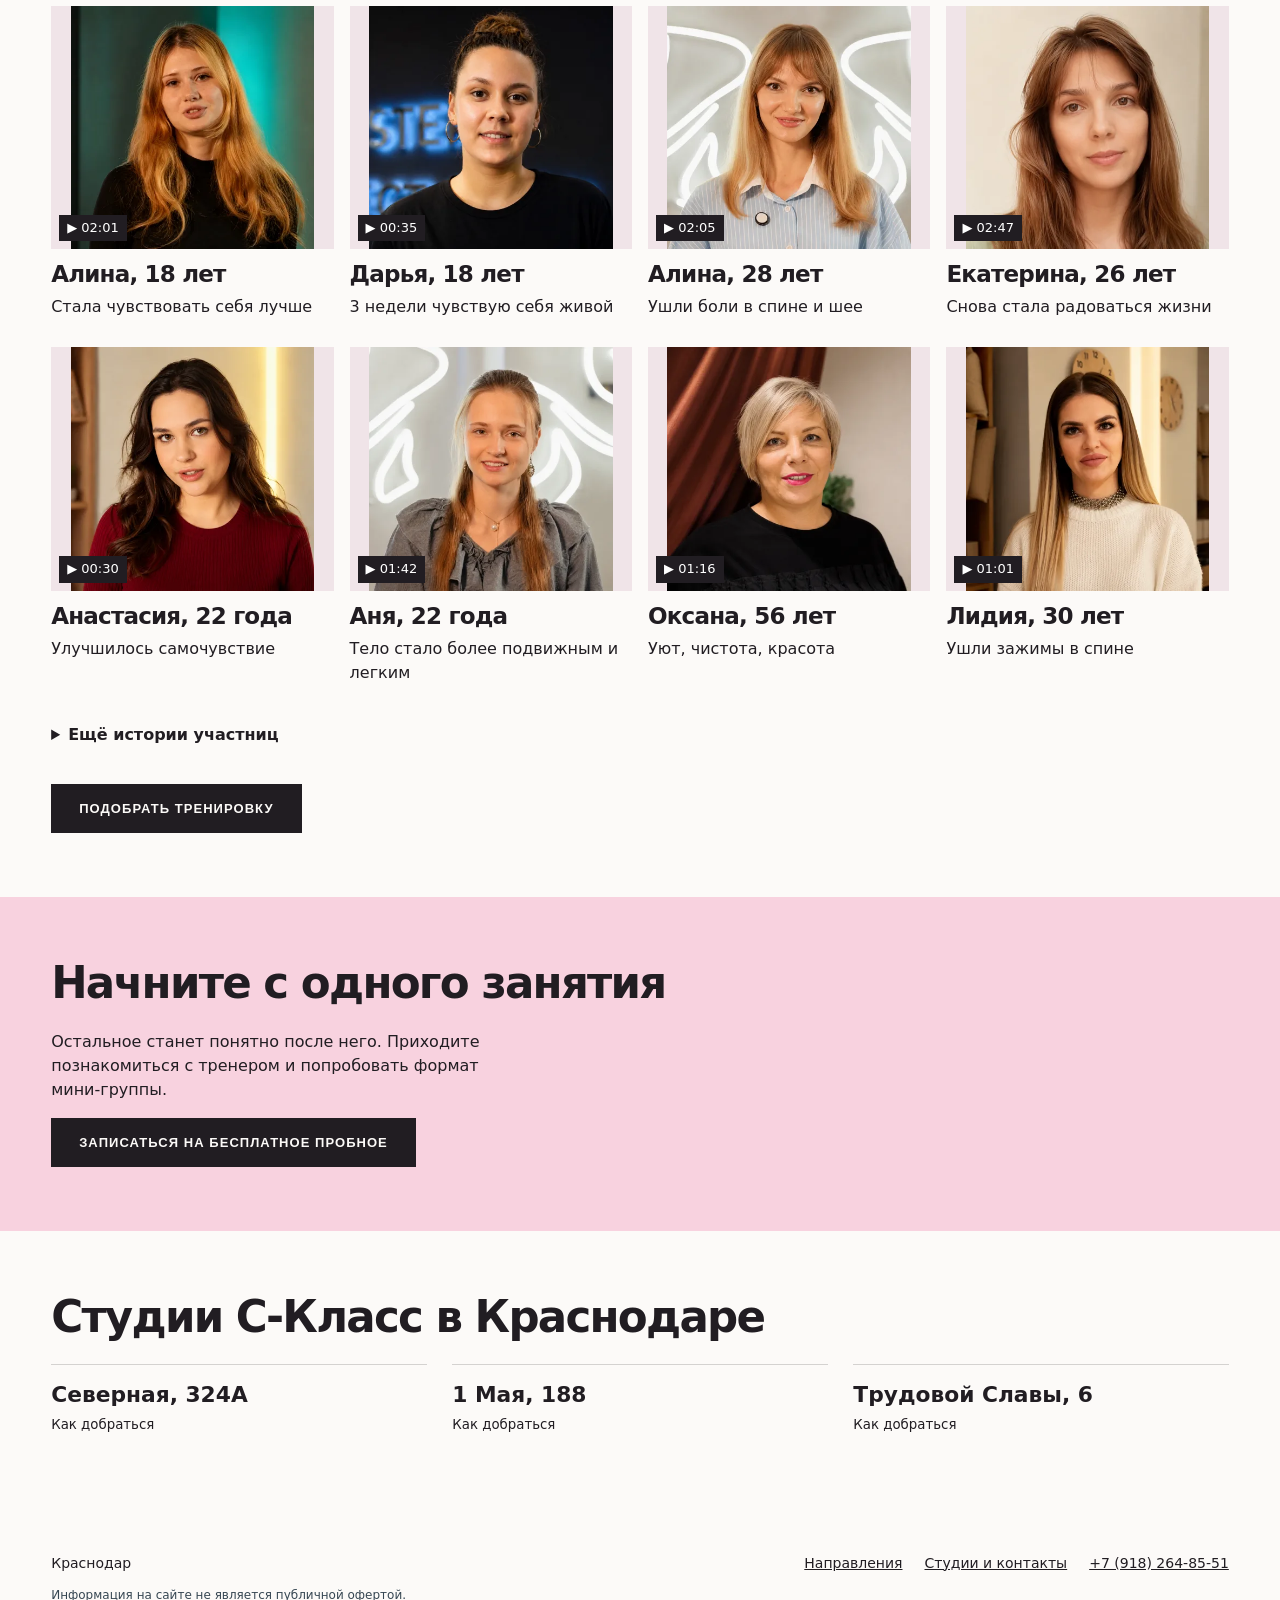
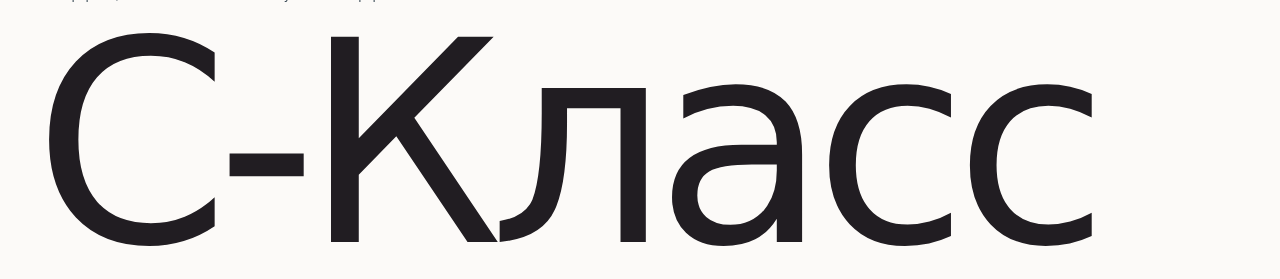
<file: goals-home.html>
<!doctype html>
<html lang="ru">
<head>
<meta charset="utf-8">
<meta name="viewport" content="width=device-width, initial-scale=1">
<meta name="robots" content="noindex, nofollow">
<title>Выберите тренировку по цели — С-Класс, Краснодар</title>
<meta name="description" content="Фитнес в мини-группах в Краснодаре. Студии на Северной, 1 Мая и Трудовой Славы. Выберите направление и запишитесь на бесплатное пробное занятие.">
<link rel="stylesheet" href="style.css">
<link rel="stylesheet" href="trial.css">
<link rel="stylesheet" href="goals-home.css?v=2">
</head>
<body class="trial goal-home" data-clubs>
<main>
<section class="hero-static" id="hero">
  <img src="img/pilates.jpg" alt="Тренировка в студии С-Класс" fetchpriority="high">
  <div class="txt pad">
    <a class="location" href="#addresses">Краснодар · 3 студии</a>
    <h1 class="big">Стресс уходит.<br>Энергия возвращается.<br>Тело меняется.</h1>
    <p>Студия фитнеса для девушек в Краснодаре. Тренер рядом на каждом занятии.</p>
    <a class="btn booking-highlight" href="https://mrqz.me/fitopros">Подобрать тренировку<svg aria-hidden="true" focusable="false"><rect width="100%" height="100%" pathLength="100"/></svg></a>
    <a class="trial-link" href="#booking">Первое занятие бесплатно</a>
  </div>
</section>
<nav class="pad section-nav" aria-label="На этой странице"><a href="#visit">Что вас ждёт</a><a href="#programs">Программы</a><a href="#reviews">Отзывы</a><a href="#addresses">Контакты</a></nav>
<section class="pad compact" id="goals">
<div class="section-intro"><h2>Что хочется прокачать в первую очередь?</h2><p>Выберите своё — за 60 секунд подберём программу именно под вас.</p></div><div class="goal-grid">
<a class="goal-option" href="https://mrqz.me/fitopros"><h3>Больше энергии</h3><p>Просыпаться и хотеть жить, а не выживать.</p></a>
<a class="goal-option" href="https://mrqz.me/fitopros"><h3>Похудеть</h3><p>Без жёстких ограничений.</p></a>
<a class="goal-option" href="https://mrqz.me/fitopros"><h3>Подтянуть тело</h3><p>Более сильное, красивое и уверенное тело.</p></a>
<a class="goal-option" href="https://mrqz.me/fitopros"><h3>Развить гибкость</h3><p>Лёгкость движений и свобода в теле.</p></a>
<a class="goal-option" href="https://mrqz.me/fitopros"><h3>Здоровая спина</h3><p>Спина, которая не болит.</p></a>
<a class="goal-option" href="https://mrqz.me/fitopros"><h3>Меньше стресса</h3><p>Час только для себя.</p></a>
</div></section>
<section class="pad compact visit-section" id="visit"><div class="section-intro"><h2>Что ждёт вас на первом занятии?</h2><p>Всего 55 минут, чтобы понять, подходит ли вам такой формат тренировок.</p></div><ol class="visit-steps"><li><h3>Знакомство с тренером</h3><p>Расскажете о своей цели — тренер подберёт нагрузку под вас лично. Никакого «делайте как все».</p></li>
<li><h3>Тренер рядом на каждом шаге</h3><p>Покажет технику, поправит, если нужно, поддержит. Вы сможете сразу спросить, правильно ли выполняете упражнение.</p></li>
<li><h3>Мини-диагностика вашего тела</h3><p>Тренер оценит уровень подготовки и подвижность. Всё в спокойном темпе, чтобы подобрать упражнения под вас.</p></li>
<li><h3>Персональные рекомендации в конце</h3><p>После занятия тренер расскажет, какое направление подойдёт именно вам. Уйдёте с чётким планом.</p></li>
</ol><p class="visit-facts">55 минут · Тренировка в мини-группе · Только для девушек</p><a class="btn" href="https://mrqz.me/fitopros">Подобрать тренировку</a></section><section class="pad compact community"><div class="section-intro"><h2>С-Класс — это больше чем фитнес</h2><p>Пространство, где девушки становятся сильнее и увереннее. В уютной атмосфере, без давления и соревнований.</p></div><div class="photo-wall"><img loading="lazy" src="img/goals-home/studio1.webp" alt="Фотография из жизни ростовских студий С-Класс"><img loading="lazy" src="img/goals-home/studio2.webp" alt="Фотография из жизни ростовских студий С-Класс"><img loading="lazy" src="img/goals-home/studio3.webp" alt="Фотография из жизни ростовских студий С-Класс"><img loading="lazy" src="img/goals-home/studio4.webp" alt="Фотография из жизни ростовских студий С-Класс"><img loading="lazy" src="img/goals-home/studio5.webp" alt="Фотография из жизни ростовских студий С-Класс"></div><div class="community-notes"><div><h3>Уютная студия</h3><p>Стильное пространство в вашем районе.</p></div><div><h3>Женское сообщество</h3><p>Время для себя и общение с девушками, которые тоже любят движение.</p></div><div><h3>Восстановление</h3><p>Мягкая растяжка и спокойные тренировки после насыщенного дня.</p></div></div></section><section class="pad compact" id="programs"><div class="section-intro"><h2>Подберите программу под свой ритм жизни</h2><p>Начните с комфортного темпа и занимайтесь столько, сколько подходит именно вам.</p></div><div class="program-grid"><article><img loading="lazy" src="img/goals-home/program1.webp" alt=""><div><h3>Start</h3><b>Начните с себя</b><p>Для знакомства со студией и комфортного старта без перегрузок.</p><ul><li>Подходит новичкам</li><li>Легко встроить в график</li></ul><a class="btn" href="https://mrqz.me/fitopros">Выбрать Start</a></div></article>
<article><img loading="lazy" src="img/goals-home/program2.webp" alt=""><div><h3>Balance</h3><b>Оптимальный ритм</b><p>Для тех, кто хочет видеть результат и заниматься регулярно без перегрузок.</p><ul><li>Регулярные тренировки</li><li>Больше энергии каждый день</li></ul><a class="btn" href="https://mrqz.me/fitopros">Выбрать Balance</a></div></article>
<article><img loading="lazy" src="img/goals-home/program3.webp" alt=""><div><h3>Transformation</h3><b>Максимум движения</b><p>Для девушек, которые хотят сделать тренировки частью своего образа жизни.</p><ul><li>Разные направления</li><li>Привычка уделять себе время</li></ul><a class="btn" href="https://mrqz.me/fitopros">Выбрать Transformation</a></div></article>
</div><aside class="program-help"><div><h3>Не уверены, какой вариант выбрать?</h3><p>Подберём программу под ваши цели и график.</p></div><a class="btn" href="https://mrqz.me/fitopros">Подобрать тренировку</a></aside></section><section class="membership" id="membership">
    <h2>Абонемент после пробного</h2>
    <p class="membership-price">от 3&nbsp;790&nbsp;₽ <span>в месяц</span></p>
    <ul class="payment-methods" aria-label="Способы оплаты">
      <li><svg aria-hidden="true" viewBox="0 0 24 24" width="24" height="24" fill="none" stroke="currentColor" stroke-width="2"><rect x="2" y="5" width="20" height="14" rx="2"/><circle cx="12" cy="12" r="3"/></svg>Наличными</li>
      <li><svg aria-hidden="true" viewBox="0 0 24 24" width="24" height="24" fill="none" stroke="currentColor" stroke-width="2"><rect x="2" y="5" width="20" height="14" rx="2"/><path d="M2 10h20M5 15h4"/></svg>Картой</li>
      <li><svg aria-hidden="true" viewBox="0 0 24 24" width="24" height="24" fill="none" stroke="currentColor" stroke-width="2"><path d="M3 3h6v6H3zM15 3h6v6h-6zM3 15h6v6H3zM14 13v4h4v4h3M21 12v3M13 21h2"/></svg>По QR-коду</li>
      <li><svg aria-hidden="true" viewBox="0 0 24 24" width="24" height="24"><path d="M4 18 10 6h4L8 18zm8 0 6-12h3l-6 12z" fill="currentColor"/></svg>Яндекс Сплит</li>
      <li><svg aria-hidden="true" viewBox="0 0 24 24" width="24" height="24"><path d="M4 10v8m5-10v10m5-12v12m5-14v14" fill="none" stroke="currentColor" stroke-width="2.6"/></svg>Т-Банк Долями</li>
      <li><svg aria-hidden="true" viewBox="0 0 24 24" width="24" height="24"><path d="M19 11a7 7 0 1 1-5-6m-6 6 4 3 8-8" fill="none" stroke="currentColor" stroke-width="2"/></svg>Сбер Оплата частями</li>
      <li><svg aria-hidden="true" viewBox="0 0 24 24" width="24" height="24"><rect x="3" y="6" width="18" height="13" rx="2" fill="none" stroke="currentColor" stroke-width="2"/><path d="M4 10h16m-7 5h4" stroke="currentColor" stroke-width="2"/></svg>Т-Банк Рассрочка</li>
    </ul>
</section>
<section class="pad compact review-section" id="reviews"><div class="section-intro"><h2>Истории девушек, которые уже начали заниматься</h2><p>Они тоже когда-то просто записались на первое занятие. Видео участниц ростовских студий С-Класс.</p></div><div class="video-grid"><a class="video-card" href="https://kinescope.io/3pPTrgomqxg65u43BBTQDQ"><div class="portrait"><img loading="lazy" src="img/goals-home/alina18.webp" alt=""><span class="play">▶ 02:01</span></div><h3>Алина, 18 лет</h3><p>Стала чувствовать себя лучше</p></a>
<a class="video-card" href="https://kinescope.io/4H1GJN1iPJz7cT5Xe6Vnqk"><div class="portrait"><img loading="lazy" src="img/goals-home/daria18.webp" alt=""><span class="play">▶ 00:35</span></div><h3>Дарья, 18 лет</h3><p>3 недели чувствую себя живой</p></a>
<a class="video-card" href="https://kinescope.io/u4ta6W9CG1x7q8KcMagWQn"><div class="portrait"><img loading="lazy" src="img/goals-home/alina28.webp" alt=""><span class="play">▶ 02:05</span></div><h3>Алина, 28 лет</h3><p>Ушли боли в спине и шее</p></a>
<a class="video-card" href="https://kinescope.io/gLXg37EySYZoe7V2UtAFju"><div class="portrait"><img loading="lazy" src="img/goals-home/katya26.webp" alt=""><span class="play">▶ 02:47</span></div><h3>Екатерина, 26 лет</h3><p>Снова стала радоваться жизни</p></a>
<a class="video-card" href="https://kinescope.io/3WGKAxrMCgy86acG7SKomg"><div class="portrait"><img loading="lazy" src="img/goals-home/nastya22.webp" alt=""><span class="play">▶ 00:30</span></div><h3>Анастасия, 22 года</h3><p>Улучшилось самочувствие</p></a>
<a class="video-card" href="https://kinescope.io/sXuT7H35kquVffyh78R1dU"><div class="portrait"><img loading="lazy" src="img/goals-home/anya22.webp" alt=""><span class="play">▶ 01:42</span></div><h3>Аня, 22 года</h3><p>Тело стало более подвижным и легким</p></a>
<a class="video-card" href="https://kinescope.io/xqmg3a7CkfMMySoPF5Hn52"><div class="portrait"><img loading="lazy" src="img/goals-home/oxana56.webp" alt=""><span class="play">▶ 01:16</span></div><h3>Оксана, 56 лет</h3><p>Уют, чистота, красота</p></a>
<a class="video-card" href="https://kinescope.io/mFzqwG8CWo1GhLtKBQDHZT"><div class="portrait"><img loading="lazy" src="img/goals-home/lidia30.webp" alt=""><span class="play">▶ 01:01</span></div><h3>Лидия, 30 лет</h3><p>Ушли зажимы в спине</p></a>
</div><details class="more-stories"><summary>Ещё истории участниц</summary><div class="video-grid"><a class="video-card" href="https://kinescope.io/nX5c4kEJLjGZkaT5hZvoCZ"><div class="portrait"><img loading="lazy" src="img/goals-home/nastya26.webp" alt=""><span class="play">▶ </span></div><h3>Анастасия</h3></a>
<a class="video-card" href="https://kinescope.io/7ZayvgVLPofeNV2hsQyMh3"><div class="portrait"><img loading="lazy" src="img/goals-home/margarita34.webp" alt=""><span class="play">▶ </span></div><h3>Маргарита</h3></a>
<a class="video-card" href="https://kinescope.io/4qZ8pgmGMkNEYKjU5EPn5a"><div class="portrait"><img loading="lazy" src="img/goals-home/vika24.webp" alt=""><span class="play">▶ </span></div><h3>Вика</h3></a>
<a class="video-card" href="https://kinescope.io/wFsVYnSNr4REiKzgPXLKGC"><div class="portrait"><img loading="lazy" src="img/goals-home/irina18.webp" alt=""><span class="play">▶ </span></div><h3>Ирина</h3></a>
<a class="video-card" href="https://kinescope.io/hqQA1Y5oLdZs4dQvygkX19"><div class="portrait"><img loading="lazy" src="img/goals-home/julia42.webp" alt=""><span class="play">▶ </span></div><h3>Юлия</h3></a>
<a class="video-card" href="https://kinescope.io/49dsvaBeD3NQwVYZEmTvey"><div class="portrait"><img loading="lazy" src="img/goals-home/galia28.webp" alt=""><span class="play">▶ </span></div><h3>Галя</h3></a>
<a class="video-card" href="https://kinescope.io/17qoMrk4VhMds1A54LuqVT"><div class="portrait"><img loading="lazy" src="img/goals-home/client1.webp" alt=""><span class="play">▶ </span></div><h3>Участница</h3></a>
<a class="video-card" href="https://kinescope.io/dkydD1e3WnrZ4ZgEZH8QdL"><div class="portrait"><img loading="lazy" src="img/goals-home/malena25.webp" alt=""><span class="play">▶ </span></div><h3>Малена</h3></a>
<a class="video-card" href="https://kinescope.io/wVAAWSZ3b55uF7RWGaYCog"><div class="portrait"><img loading="lazy" src="img/goals-home/liza20.webp" alt=""><span class="play">▶ </span></div><h3>Лиза</h3></a>
<a class="video-card" href="https://kinescope.io/cA61PxYMshia7fWvN3Te8v"><div class="portrait"><img loading="lazy" src="img/goals-home/yaroslava20.webp" alt=""><span class="play">▶ </span></div><h3>Ярослава</h3></a>
<a class="video-card" href="https://kinescope.io/wTbJ2JLuGjz4hz72bew8bJ"><div class="portrait"><img loading="lazy" src="img/goals-home/elvira25.webp" alt=""><span class="play">▶ </span></div><h3>Эльвира</h3></a>
<a class="video-card" href="https://kinescope.io/fEF4AMNYj4VtQx9sTXcsFk"><div class="portrait"><img loading="lazy" src="img/goals-home/vika26.webp" alt=""><span class="play">▶ </span></div><h3>Вика</h3></a>
<a class="video-card" href="https://kinescope.io/2a8JY9G2qXpTrd3AGEv2WT"><div class="portrait"><img loading="lazy" src="img/goals-home/polina21.webp" alt=""><span class="play">▶ </span></div><h3>Полина</h3></a>
<a class="video-card" href="https://kinescope.io/4b9bh3RfCmFzpfwmuyh6NK"><div class="portrait"><img loading="lazy" src="img/goals-home/elvira27.webp" alt=""><span class="play">▶ </span></div><h3>Эльвира</h3></a>
</div></details><a class="btn" href="https://mrqz.me/fitopros">Подобрать тренировку</a></section><section class="pad compact final-invite"><h2>Начните с одного занятия</h2><p>Остальное станет понятно после него. Приходите познакомиться с тренером и попробовать формат мини-группы.</p><a class="btn" href="#booking">Записаться на бесплатное пробное</a></section>
<section class="pad compact" id="addresses"><h2>Студии С-Класс в Краснодаре</h2><div class="addresses">
<a href="studio-severnaya.html"><strong>Северная, 324А</strong><small>Как добраться</small></a>
<a href="studio-1-maya.html"><strong>1 Мая, 188</strong><small>Как добраться</small></a>
<a href="studio-trudovoy-slavy.html"><strong>Трудовой Славы, 6</strong><small>Как добраться</small></a></div></section>
</main>
<script src="data.js"></script><script src="catalog.js?v=9f529e0d"></script><script src="site.js"></script>
</body></html>
</file>
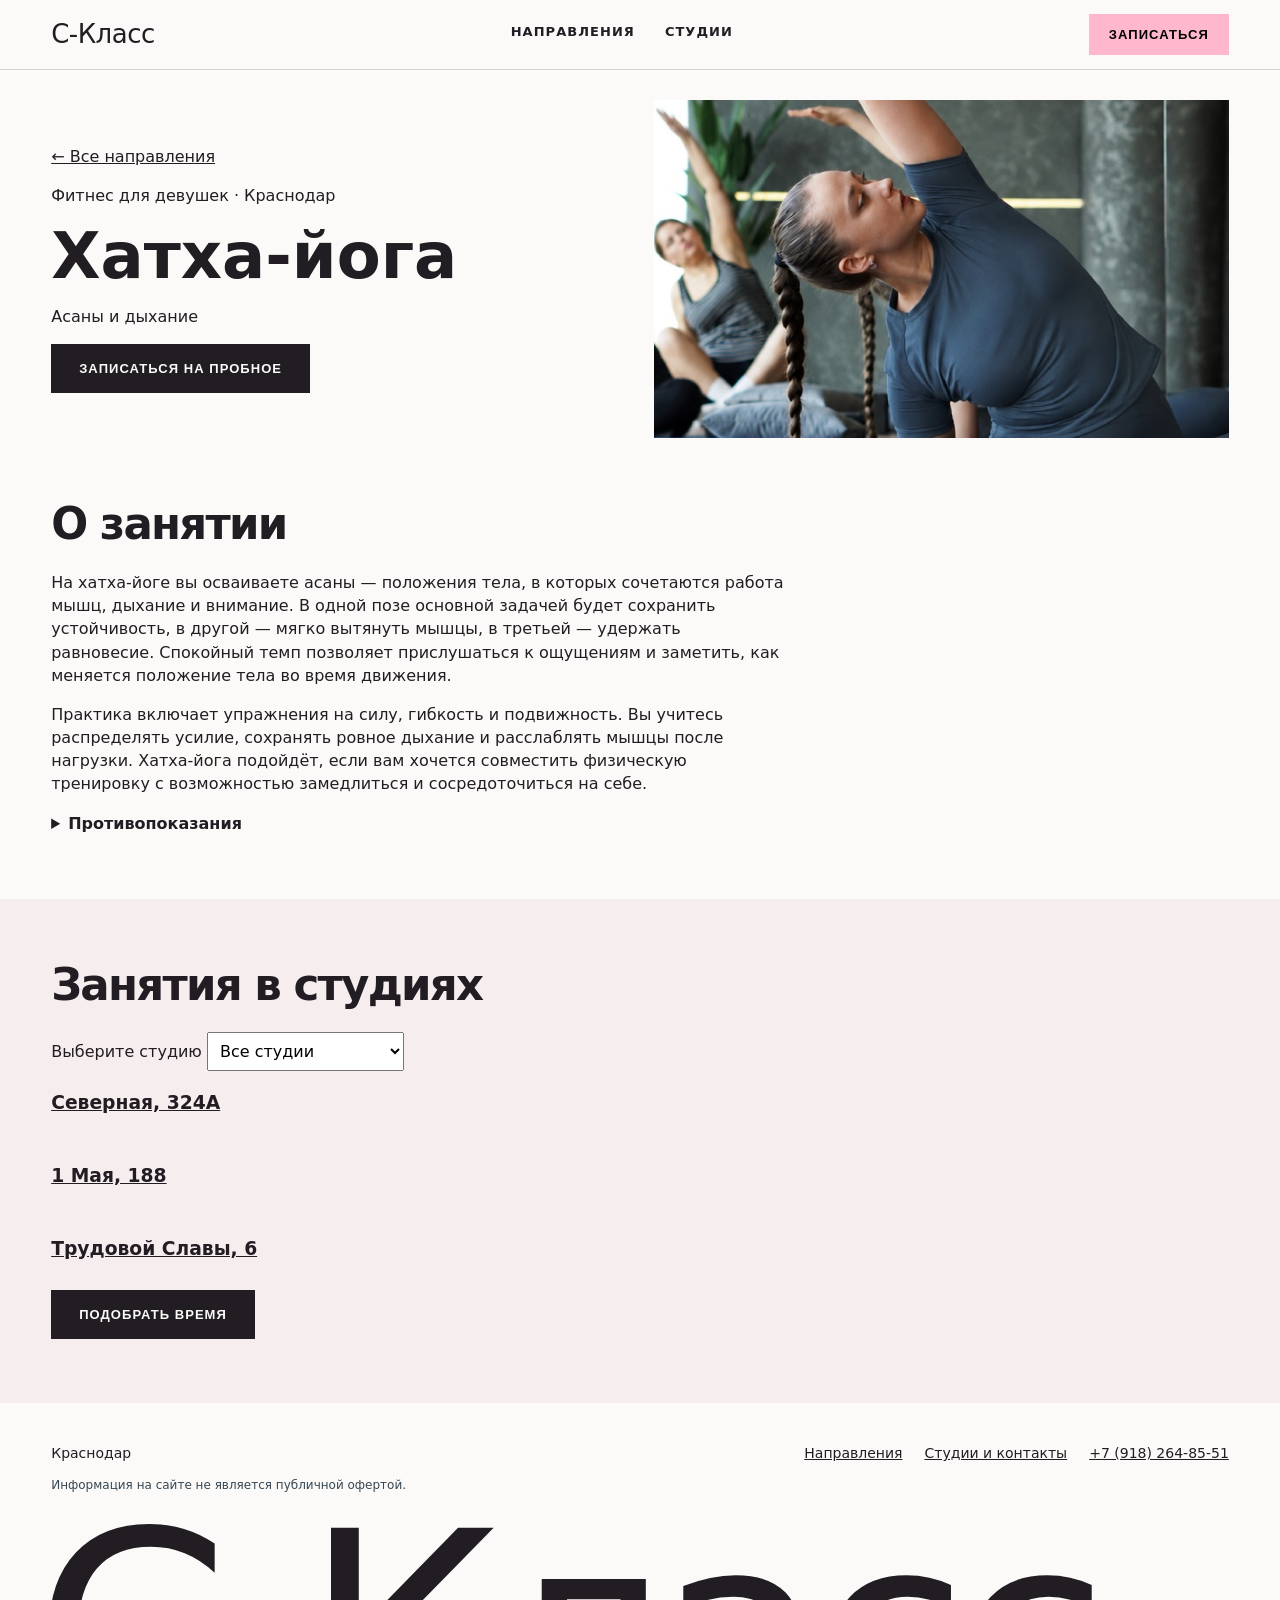
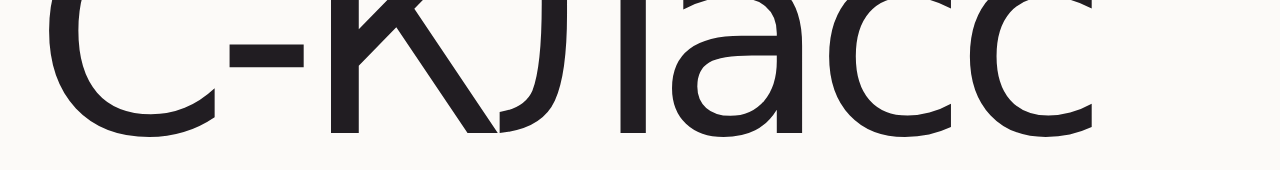
<file: hatha.html>
<!doctype html>
<html lang="ru"><head>
<meta charset="utf-8"><meta name="viewport" content="width=device-width,initial-scale=1">
<title>Хатха-йога в Краснодаре — фитнес-студии С-Класс</title>
<meta name="description" content="Хатха-йога в мини-группах для девушек в Краснодаре. Асаны и дыхание. Студии на Северной, 1 Мая и Трудовой Славы, особенности занятий и запись на пробное.">
<meta name="robots" content="noindex, nofollow">
<link rel="stylesheet" href="style.css"><link rel="stylesheet" href="trial.css">
</head><body class="trial" data-clubs data-direction="hatha">
<main class="course-page">
<section class="pad course-intro">
  <div><a href="directions.html">← Все направления</a><p>Фитнес для девушек · Краснодар</p>
  <h1>Хатха-йога</h1><p>Асаны и дыхание</p><a class="btn" href="#booking">Записаться на пробное</a></div>
  <img src="img/hatha.jpg" alt="Занятие в студии С-Класс">
</section>
<section class="pad compact course-copy">
  <h2>О занятии</h2>
  <p>На хатха-йоге вы осваиваете асаны — положения тела, в которых сочетаются работа мышц, дыхание и внимание. В одной позе основной задачей будет сохранить устойчивость, в другой — мягко вытянуть мышцы, в третьей — удержать равновесие. Спокойный темп позволяет прислушаться к ощущениям и заметить, как меняется положение тела во время движения.</p>
  <p>Практика включает упражнения на силу, гибкость и подвижность. Вы учитесь распределять усилие, сохранять ровное дыхание и расслаблять мышцы после нагрузки. Хатха-йога подойдёт, если вам хочется совместить физическую тренировку с возможностью замедлиться и сосредоточиться на себе.</p>
  <details><summary>Противопоказания</summary><ul>
  <li>Острые инфекционные и воспалительные заболевания, повышенная температура.</li>
  <li>Недавние операции и травмы без разрешения врача.</li>
  <li>Острые боли в позвоночнике и суставах.</li>
  <li>Обострение заболеваний опорно-двигательного аппарата.</li>
  <li>Серьёзные сердечно-сосудистые заболевания, при которых противопоказана физическая нагрузка.</li>
  <li>Выраженные нарушения равновесия и координации, препятствующие безопасному выполнению асан.</li>
  <li>Беременность.</li>
  <li>Любые состояния, при которых врач рекомендовал временно исключить физическую активность.</li>
  <li>Межпозвоночные грыжи и протрузии, особенно в период обострения.</li>
</ul></details>
</section>
<section class="pad compact course-studios"><h2>Занятия в студиях</h2>
<label>Выберите студию <select id="branchFilter"><option value="">Все студии</option><option value="severnaya">Северная, 324А</option><option value="1-maya">1 Мая, 188</option><option value="trudovoy-slavy">Трудовой Славы, 6</option></select></label>
<section data-studio="severnaya"><h3><a href="studio-severnaya.html">Северная, 324А</a></h3></section>
<section data-studio="1-maya"><h3><a href="studio-1-maya.html">1 Мая, 188</a></h3></section>
<section data-studio="trudovoy-slavy"><h3><a href="studio-trudovoy-slavy.html">Трудовой Славы, 6</a></h3></section>
<a class="btn" href="#booking">Подобрать время</a></section></main>
<script src="data.js"></script><script src="catalog.js?v=9f529e0d"></script><script src="site.js"></script>
<script>
  const selector = document.getElementById('branchFilter');
  const requested = new URLSearchParams(location.search).get('branch');
  if (Array.from(selector.options).some(option => option.value === requested)) selector.value = requested;
  function showStudio() {
    document.querySelectorAll('[data-studio]').forEach(section => {
      section.hidden = Boolean(selector.value && section.dataset.studio !== selector.value);
    });
  }
  selector.addEventListener('change', showStudio);
  showStudio();
</script></body></html>
</file>
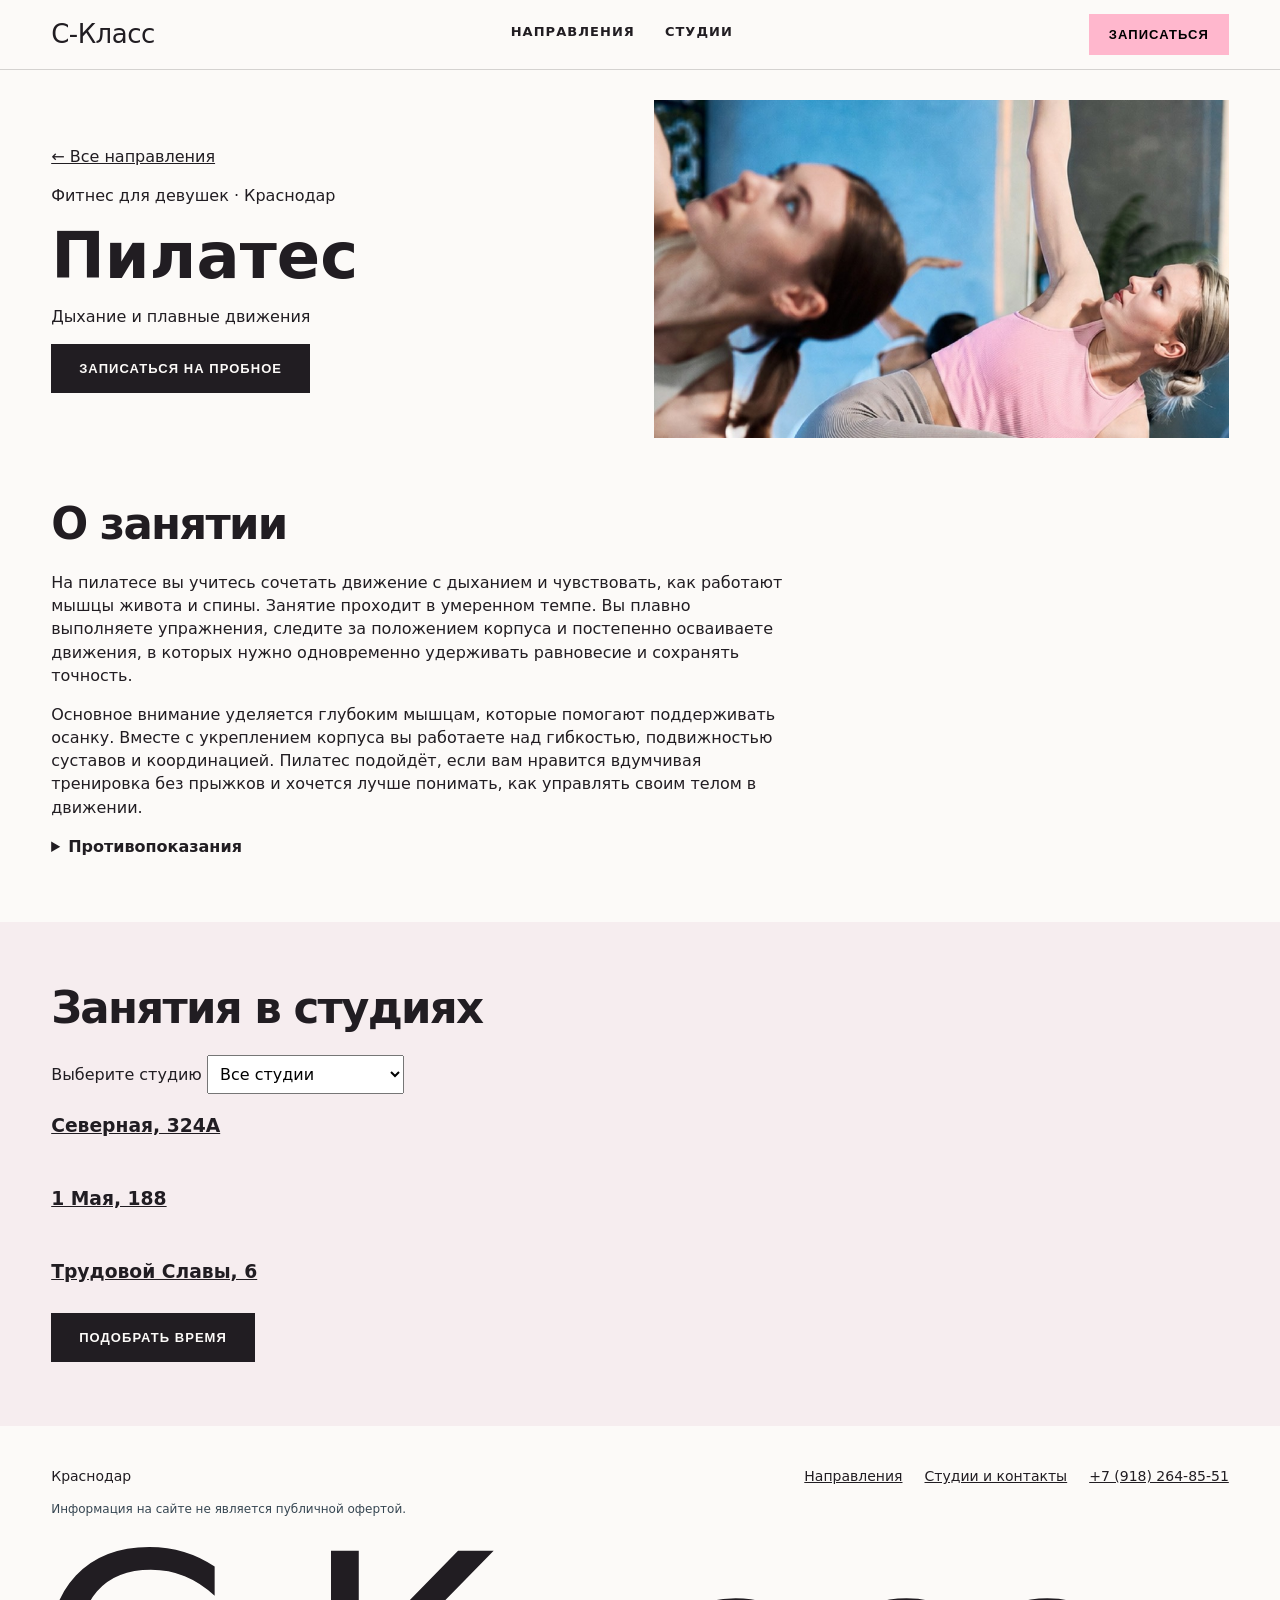
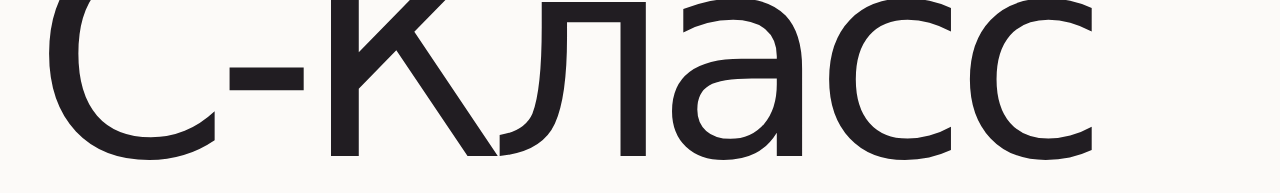
<file: pilates.html>
<!doctype html>
<html lang="ru"><head>
<meta charset="utf-8"><meta name="viewport" content="width=device-width,initial-scale=1">
<title>Пилатес в Краснодаре — фитнес-студии С-Класс</title>
<meta name="description" content="Пилатес в мини-группах для девушек в Краснодаре. Дыхание и плавные движения. Студии на Северной, 1 Мая и Трудовой Славы, особенности занятий и запись на пробное.">
<meta name="robots" content="noindex, nofollow">
<link rel="stylesheet" href="style.css"><link rel="stylesheet" href="trial.css">
</head><body class="trial" data-clubs data-direction="pilates">
<main class="course-page">
<section class="pad course-intro">
  <div><a href="directions.html">← Все направления</a><p>Фитнес для девушек · Краснодар</p>
  <h1>Пилатес</h1><p>Дыхание и плавные движения</p><a class="btn" href="#booking">Записаться на пробное</a></div>
  <img src="img/pilates.jpg" alt="Занятие в студии С-Класс">
</section>
<section class="pad compact course-copy">
  <h2>О занятии</h2>
  <p>На пилатесе вы учитесь сочетать движение с дыханием и чувствовать, как работают мышцы живота и спины. Занятие проходит в умеренном темпе. Вы плавно выполняете упражнения, следите за положением корпуса и постепенно осваиваете движения, в которых нужно одновременно удерживать равновесие и сохранять точность.</p>
  <p>Основное внимание уделяется глубоким мышцам, которые помогают поддерживать осанку. Вместе с укреплением корпуса вы работаете над гибкостью, подвижностью суставов и координацией. Пилатес подойдёт, если вам нравится вдумчивая тренировка без прыжков и хочется лучше понимать, как управлять своим телом в движении.</p>
  <details><summary>Противопоказания</summary><ul>
  <li>Острые инфекционные и воспалительные заболевания, повышенная температура.</li>
  <li>Недавние травмы и операции без разрешения врача.</li>
  <li>Острые боли в позвоночнике, мышцах и суставах невыясненной причины.</li>
  <li>Обострение заболеваний опорно-двигательного аппарата.</li>
  <li>Серьёзные сердечно-сосудистые заболевания, при которых противопоказана физическая нагрузка.</li>
  <li>Беременность.</li>
  <li>Выраженные нарушения равновесия и координации, препятствующие безопасному выполнению упражнений.</li>
  <li>Любые состояния, при которых врач рекомендовал временно исключить физическую активность.</li>
</ul></details>
</section>
<section class="pad compact course-studios"><h2>Занятия в студиях</h2>
<label>Выберите студию <select id="branchFilter"><option value="">Все студии</option><option value="severnaya">Северная, 324А</option><option value="1-maya">1 Мая, 188</option><option value="trudovoy-slavy">Трудовой Славы, 6</option></select></label>
<section data-studio="severnaya"><h3><a href="studio-severnaya.html">Северная, 324А</a></h3></section>
<section data-studio="1-maya"><h3><a href="studio-1-maya.html">1 Мая, 188</a></h3></section>
<section data-studio="trudovoy-slavy"><h3><a href="studio-trudovoy-slavy.html">Трудовой Славы, 6</a></h3></section>
<a class="btn" href="#booking">Подобрать время</a></section></main>
<script src="data.js"></script><script src="catalog.js?v=9f529e0d"></script><script src="site.js"></script>
<script>
  const selector = document.getElementById('branchFilter');
  const requested = new URLSearchParams(location.search).get('branch');
  if (Array.from(selector.options).some(option => option.value === requested)) selector.value = requested;
  function showStudio() {
    document.querySelectorAll('[data-studio]').forEach(section => {
      section.hidden = Boolean(selector.value && section.dataset.studio !== selector.value);
    });
  }
  selector.addEventListener('change', showStudio);
  showStudio();
</script></body></html>
</file>
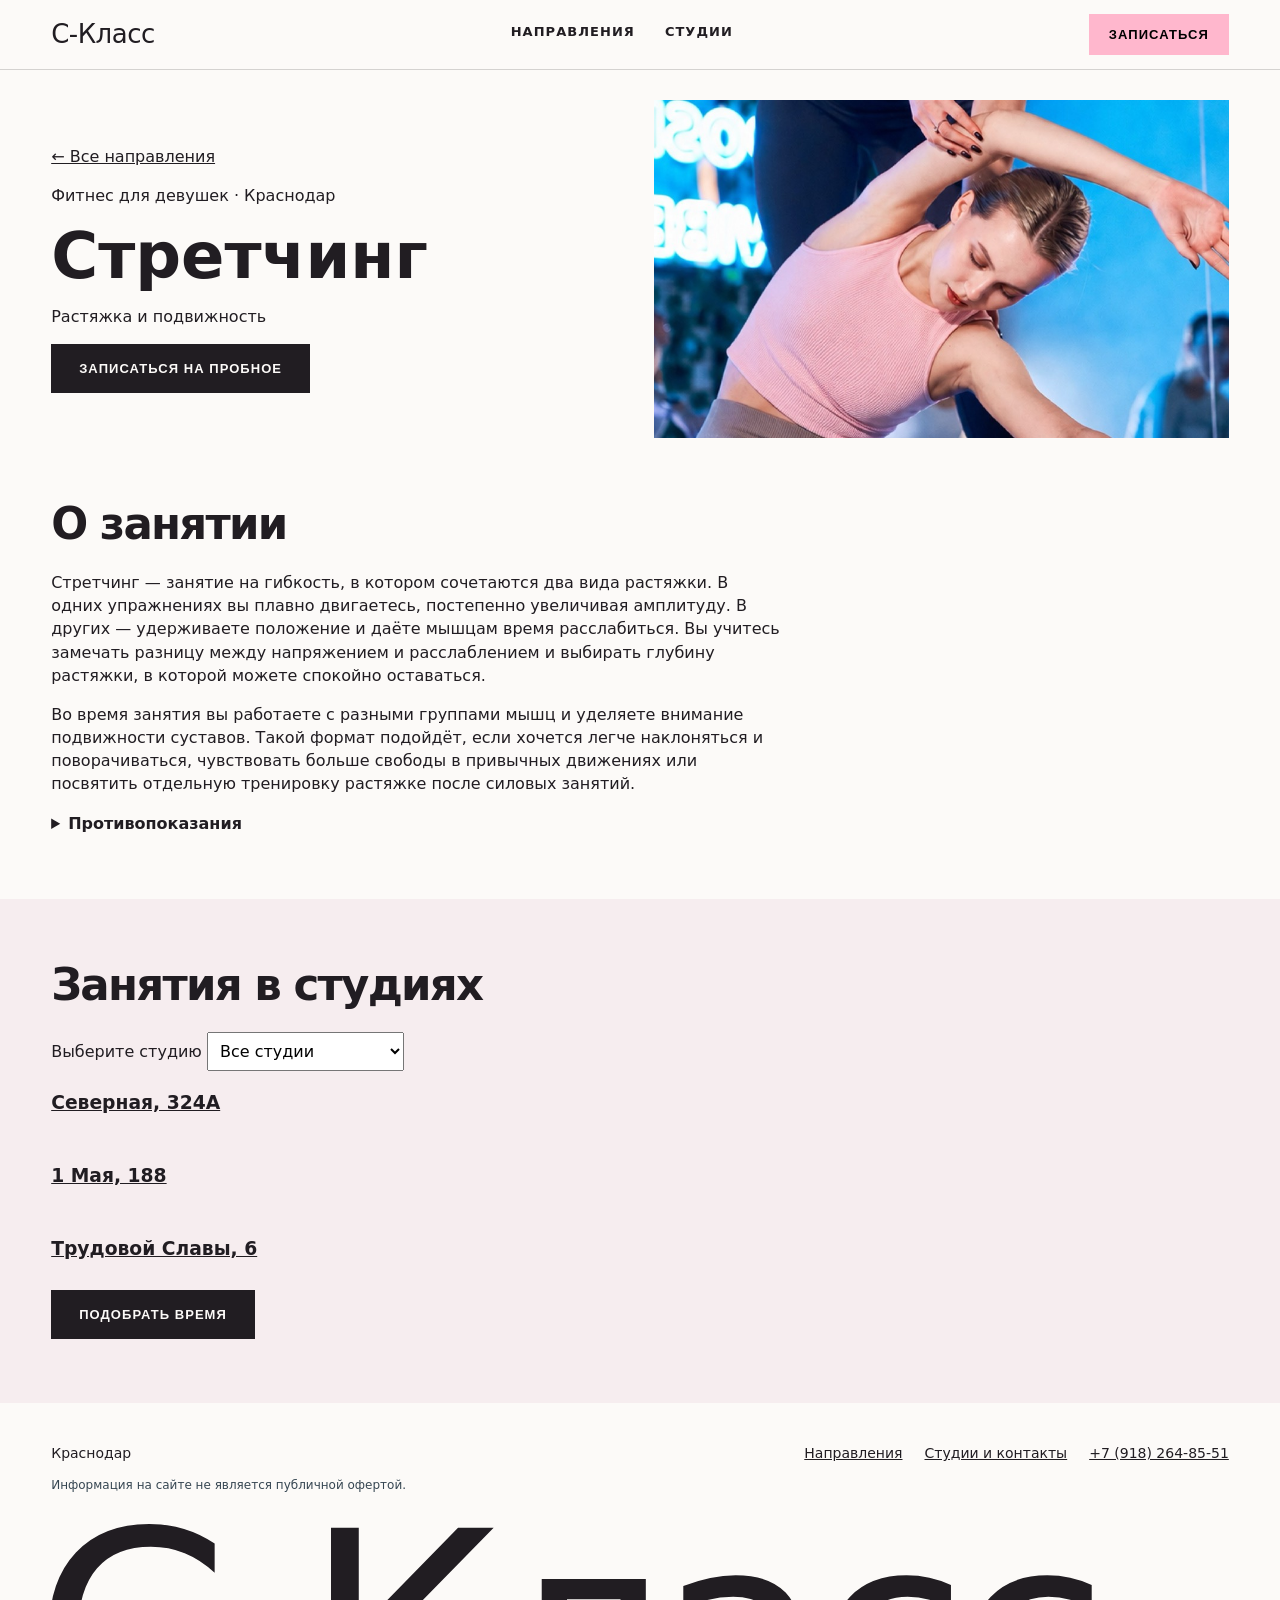
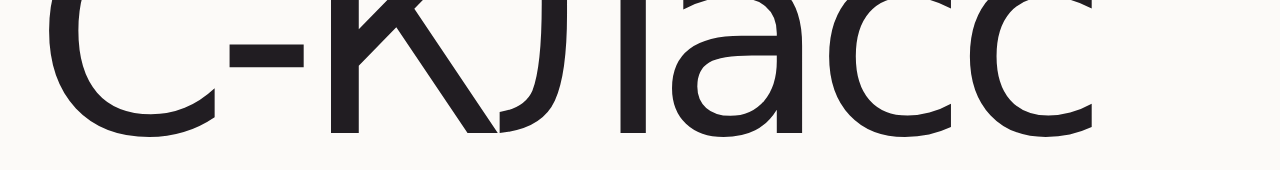
<file: stretching.html>
<!doctype html>
<html lang="ru"><head>
<meta charset="utf-8"><meta name="viewport" content="width=device-width,initial-scale=1">
<title>Стретчинг в Краснодаре — фитнес-студии С-Класс</title>
<meta name="description" content="Стретчинг в мини-группах для девушек в Краснодаре. Растяжка и подвижность. Студии на Северной, 1 Мая и Трудовой Славы, особенности занятий и запись на пробное.">
<meta name="robots" content="noindex, nofollow">
<link rel="stylesheet" href="style.css"><link rel="stylesheet" href="trial.css">
</head><body class="trial" data-clubs data-direction="stretching">
<main class="course-page">
<section class="pad course-intro">
  <div><a href="directions.html">← Все направления</a><p>Фитнес для девушек · Краснодар</p>
  <h1>Стретчинг</h1><p>Растяжка и подвижность</p><a class="btn" href="#booking">Записаться на пробное</a></div>
  <img src="img/stretching.jpg" alt="Занятие в студии С-Класс">
</section>
<section class="pad compact course-copy">
  <h2>О занятии</h2>
  <p>Стретчинг — занятие на гибкость, в котором сочетаются два вида растяжки. В одних упражнениях вы плавно двигаетесь, постепенно увеличивая амплитуду. В других — удерживаете положение и даёте мышцам время расслабиться. Вы учитесь замечать разницу между напряжением и расслаблением и выбирать глубину растяжки, в которой можете спокойно оставаться.</p>
  <p>Во время занятия вы работаете с разными группами мышц и уделяете внимание подвижности суставов. Такой формат подойдёт, если хочется легче наклоняться и поворачиваться, чувствовать больше свободы в привычных движениях или посвятить отдельную тренировку растяжке после силовых занятий.</p>
  <details><summary>Противопоказания</summary><ul>
  <li>Острые инфекционные и воспалительные заболевания, повышенная температура.</li>
  <li>Свежие травмы мышц, связок, сухожилий и суставов.</li>
  <li>Недавние операции и период реабилитации без разрешения врача.</li>
  <li>Острые боли в позвоночнике и суставах.</li>
  <li>Обострение заболеваний опорно-двигательного аппарата.</li>
  <li>Выраженная нестабильность суставов и позвоночника.</li>
  <li>Серьёзные сердечно-сосудистые заболевания, при которых противопоказана физическая нагрузка.</li>
  <li>Беременность.</li>
  <li>Любые состояния, при которых врач рекомендовал исключить упражнения на растяжку.</li>
  <li>Межпозвоночные грыжи и протрузии с выраженными симптомами.</li>
  <li>Гипермобильность суставов.</li>
  <li>Варикозное расширение вен с выраженными симптомами.</li>
  <li>Хронические заболевания позвоночника и суставов.</li>
</ul></details>
</section>
<section class="pad compact course-studios"><h2>Занятия в студиях</h2>
<label>Выберите студию <select id="branchFilter"><option value="">Все студии</option><option value="severnaya">Северная, 324А</option><option value="1-maya">1 Мая, 188</option><option value="trudovoy-slavy">Трудовой Славы, 6</option></select></label>
<section data-studio="severnaya"><h3><a href="studio-severnaya.html">Северная, 324А</a></h3></section>
<section data-studio="1-maya"><h3><a href="studio-1-maya.html">1 Мая, 188</a></h3></section>
<section data-studio="trudovoy-slavy"><h3><a href="studio-trudovoy-slavy.html">Трудовой Славы, 6</a></h3></section>
<a class="btn" href="#booking">Подобрать время</a></section></main>
<script src="data.js"></script><script src="catalog.js?v=9f529e0d"></script><script src="site.js"></script>
<script>
  const selector = document.getElementById('branchFilter');
  const requested = new URLSearchParams(location.search).get('branch');
  if (Array.from(selector.options).some(option => option.value === requested)) selector.value = requested;
  function showStudio() {
    document.querySelectorAll('[data-studio]').forEach(section => {
      section.hidden = Boolean(selector.value && section.dataset.studio !== selector.value);
    });
  }
  selector.addEventListener('change', showStudio);
  showStudio();
</script></body></html>
</file>
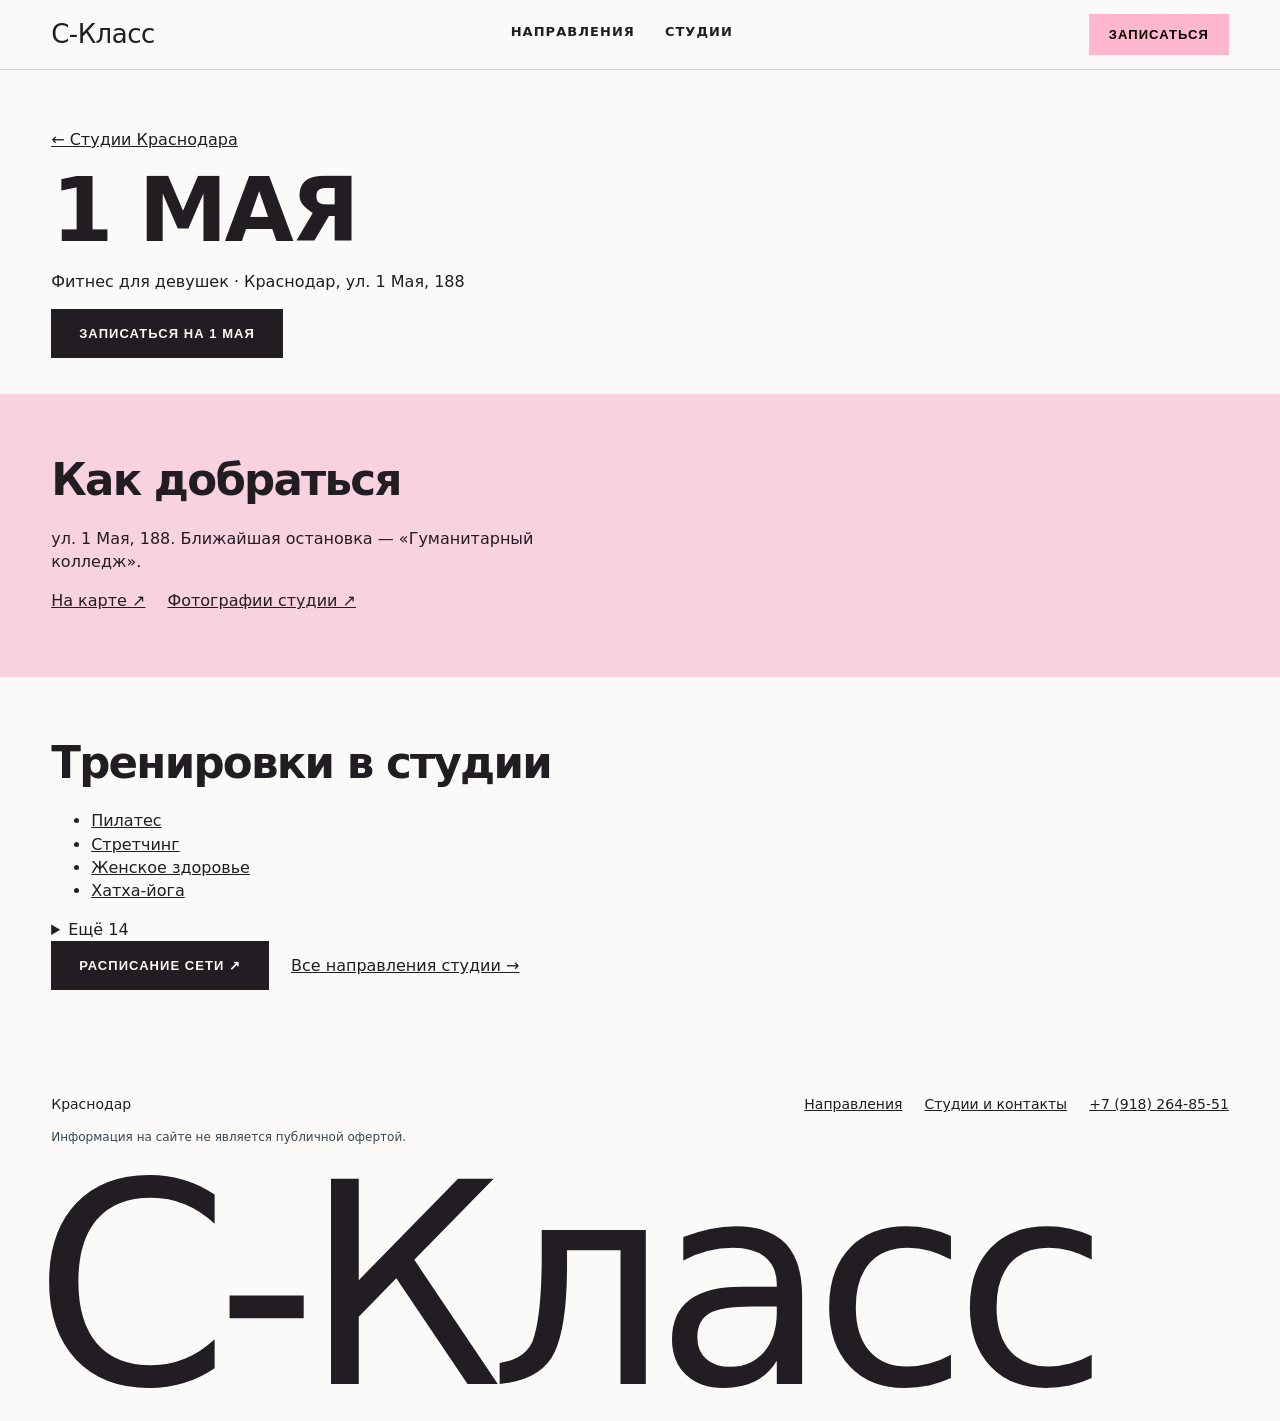
<file: studio-1-maya.html>
<!doctype html>
<html lang="ru"><head>
<meta charset="utf-8">
<meta name="viewport" content="width=device-width,initial-scale=1">
<title>Фитнес на улице 1 Мая, 188 — студия С-Класс, Краснодар</title>
<meta name="description" content="Студия фитнеса для девушек в Краснодаре, ул. 1 Мая, 188. Как добраться, направления, расписание и запись на пробное занятие.">
<meta name="robots" content="noindex, nofollow">
<link rel="stylesheet" href="style.css"><link rel="stylesheet" href="trial.css">
</head><body class="trial" data-clubs data-branch="1-maya">
<main>
<section class="pad page-hero branch-intro">
<a href="studios.html">← Студии Краснодара</a>
<h1 class="big">1 Мая</h1>
<p>Фитнес для девушек · Краснодар, ул. 1 Мая, 188</p>
<a href="#booking" class="btn">Записаться на 1 Мая</a>
</section>
<section class="pad compact branch-details">
<h2>Как добраться</h2><p>ул. 1 Мая, 188. Ближайшая остановка — «Гуманитарный колледж».</p>
<div class="branch-links"><a href="https://yandex.ru/maps/org/50245332136/">На карте ↗</a><a href="https://yandex.ru/maps/org/50245332136/gallery/">Фотографии студии ↗</a></div>
</section>
<section class="pad compact">
<h2>Тренировки в студии</h2><ul><li><a href="pilates.html?branch=1-maya">Пилатес</a></li><li><a href="stretching.html?branch=1-maya">Стретчинг</a></li><li><a href="womens-health.html?branch=1-maya">Женское здоровье</a></li><li><a href="hatha.html?branch=1-maya">Хатха-йога</a></li></ul><details><summary>Ещё 14</summary><ul><li><a href="directions.html?branch=1-maya#sculpt">Скульпт</a></li><li><a href="directions.html?branch=1-maya#trx">TRX</a></li><li><a href="directions.html?branch=1-maya#glutes">3Д ягодицы</a></li><li><a href="directions.html?branch=1-maya#healthy-back">Здоровая спина</a></li><li><a href="directions.html?branch=1-maya#aero">Аэро-стретчинг</a></li><li><a href="directions.html?branch=1-maya#aero-pro">Аэро-стретчинг (продвинутый)</a></li><li><a href="directions.html?branch=1-maya#tabata">Табата</a></li><li><a href="directions.html?branch=1-maya#energy">Энергия 360°</a></li><li><a href="directions.html?branch=1-maya#cross">Кросс-тренинг</a></li><li><a href="directions.html?branch=1-maya#fight">Кардио-бой</a></li><li><a href="directions.html?branch=1-maya#step">Степ-аэробика</a></li><li><a href="directions.html?branch=1-maya#split">Шпагат</a></li><li><a href="directions.html?branch=1-maya#stretch-mfr">МФР + стретчинг</a></li><li><a href="directions.html?branch=1-maya#heels">Танцы на каблуках (High Heels)</a></li></ul></details><div class="branch-links"><a class="btn" href="https://s-class-fitness-krd.ru/krd/timetable">Расписание сети ↗</a><a href="directions.html?branch=1-maya">Все направления студии →</a></div>
</section></main><script src="data.js"></script><script src="catalog.js?v=9f529e0d"></script><script src="site.js"></script></body></html>
</file>
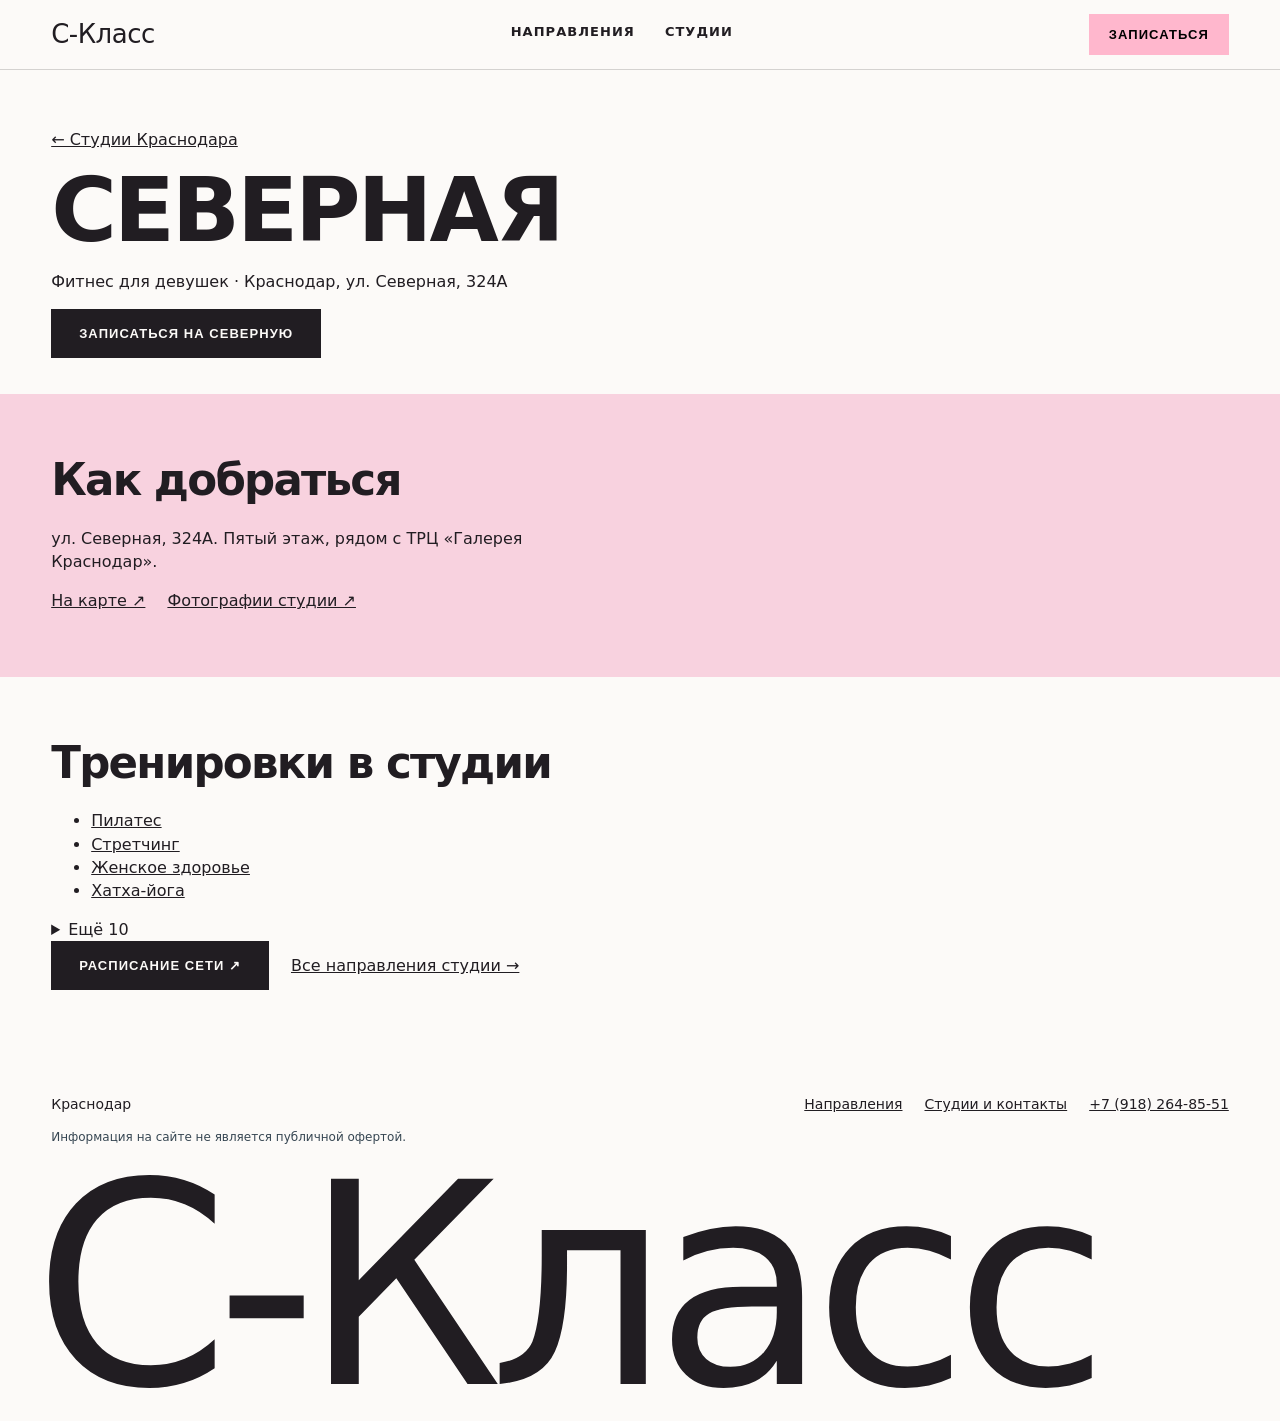
<file: studio-severnaya.html>
<!doctype html>
<html lang="ru"><head>
<meta charset="utf-8">
<meta name="viewport" content="width=device-width,initial-scale=1">
<title>Фитнес на улице Северная, 324А — студия С-Класс, Краснодар</title>
<meta name="description" content="Студия фитнеса для девушек в Краснодаре, ул. Северная, 324А. Как добраться, направления, расписание и запись на пробное занятие.">
<meta name="robots" content="noindex, nofollow">
<link rel="stylesheet" href="style.css"><link rel="stylesheet" href="trial.css">
</head><body class="trial" data-clubs data-branch="severnaya">
<main>
<section class="pad page-hero branch-intro">
<a href="studios.html">← Студии Краснодара</a>
<h1 class="big">Северная</h1>
<p>Фитнес для девушек · Краснодар, ул. Северная, 324А</p>
<a href="#booking" class="btn">Записаться на Северную</a>
</section>
<section class="pad compact branch-details">
<h2>Как добраться</h2><p>ул. Северная, 324А. Пятый этаж, рядом с ТРЦ «Галерея Краснодар».</p>
<div class="branch-links"><a href="https://yandex.ru/maps/org/110690127008/">На карте ↗</a><a href="https://yandex.ru/maps/org/110690127008/gallery/">Фотографии студии ↗</a></div>
</section>
<section class="pad compact">
<h2>Тренировки в студии</h2><ul><li><a href="pilates.html?branch=severnaya">Пилатес</a></li><li><a href="stretching.html?branch=severnaya">Стретчинг</a></li><li><a href="womens-health.html?branch=severnaya">Женское здоровье</a></li><li><a href="hatha.html?branch=severnaya">Хатха-йога</a></li></ul><details><summary>Ещё 10</summary><ul><li><a href="directions.html?branch=severnaya#sculpt">Скульпт</a></li><li><a href="directions.html?branch=severnaya#trx">TRX</a></li><li><a href="directions.html?branch=severnaya#glutes">3Д ягодицы</a></li><li><a href="directions.html?branch=severnaya#flat-belly">Плоский живот</a></li><li><a href="directions.html?branch=severnaya#flat-belly-mfr">Плоский живот + МФР</a></li><li><a href="directions.html?branch=severnaya#healthy-back">Здоровая спина</a></li><li><a href="directions.html?branch=severnaya#mfr">МФР</a></li><li><a href="directions.html?branch=severnaya#aero">Аэро-стретчинг</a></li><li><a href="directions.html?branch=severnaya#aero-pro">Аэро-стретчинг (продвинутый)</a></li><li><a href="directions.html?branch=severnaya#tabata">Табата</a></li></ul></details><div class="branch-links"><a class="btn" href="https://s-class-fitness-krd.ru/krd/timetable">Расписание сети ↗</a><a href="directions.html?branch=severnaya">Все направления студии →</a></div>
</section></main><script src="data.js"></script><script src="catalog.js?v=9f529e0d"></script><script src="site.js"></script></body></html>
</file>
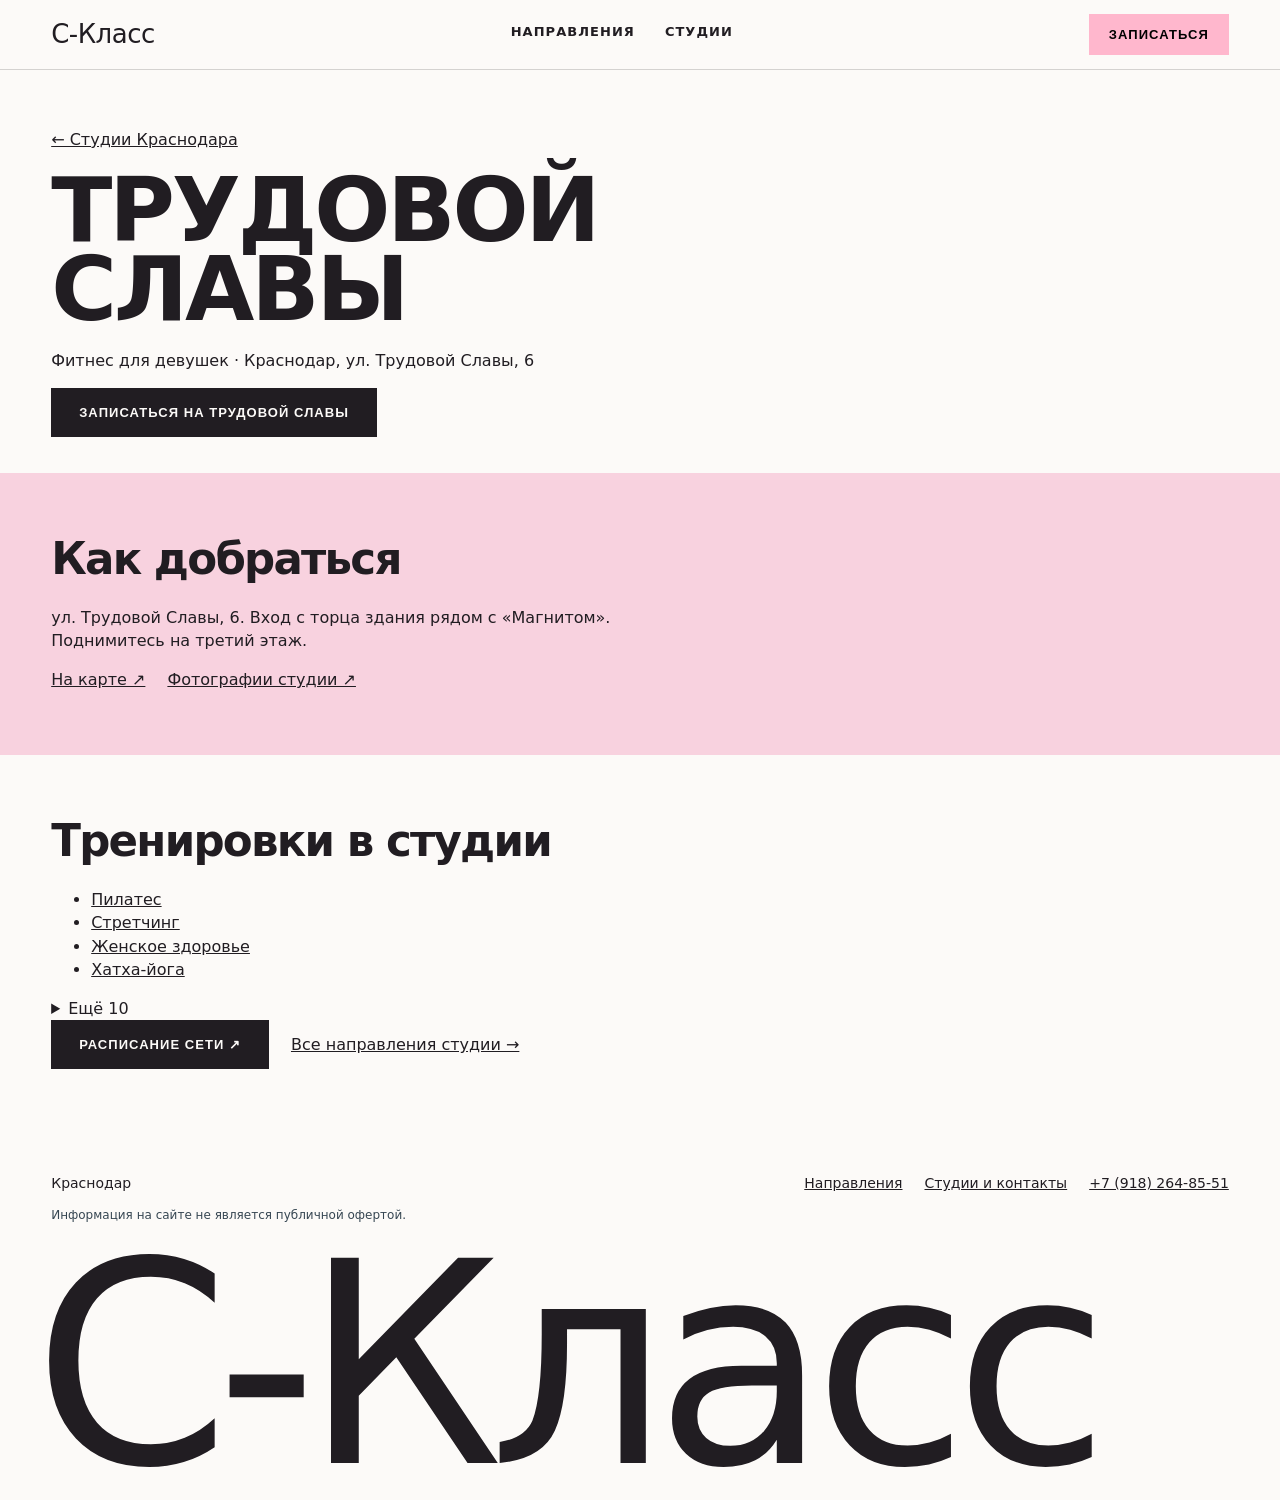
<file: studio-trudovoy-slavy.html>
<!doctype html>
<html lang="ru"><head>
<meta charset="utf-8">
<meta name="viewport" content="width=device-width,initial-scale=1">
<title>Фитнес на улице Трудовой Славы, 6 — студия С-Класс, Краснодар</title>
<meta name="description" content="Студия фитнеса для девушек в Краснодаре, ул. Трудовой Славы, 6. Как добраться, направления, расписание и запись на пробное занятие.">
<meta name="robots" content="noindex, nofollow">
<link rel="stylesheet" href="style.css"><link rel="stylesheet" href="trial.css">
</head><body class="trial" data-clubs data-branch="trudovoy-slavy">
<main>
<section class="pad page-hero branch-intro">
<a href="studios.html">← Студии Краснодара</a>
<h1 class="big">Трудовой Славы</h1>
<p>Фитнес для девушек · Краснодар, ул. Трудовой Славы, 6</p>
<a href="#booking" class="btn">Записаться на Трудовой Славы</a>
</section>
<section class="pad compact branch-details">
<h2>Как добраться</h2><p>ул. Трудовой Славы, 6. Вход с торца здания рядом с «Магнитом». Поднимитесь на третий этаж.</p>
<div class="branch-links"><a href="https://yandex.ru/maps/org/98482294942/">На карте ↗</a><a href="https://yandex.ru/maps/org/98482294942/gallery/">Фотографии студии ↗</a></div>
</section>
<section class="pad compact">
<h2>Тренировки в студии</h2><ul><li><a href="pilates.html?branch=trudovoy-slavy">Пилатес</a></li><li><a href="stretching.html?branch=trudovoy-slavy">Стретчинг</a></li><li><a href="womens-health.html?branch=trudovoy-slavy">Женское здоровье</a></li><li><a href="hatha.html?branch=trudovoy-slavy">Хатха-йога</a></li></ul><details><summary>Ещё 10</summary><ul><li><a href="directions.html?branch=trudovoy-slavy#sculpt">Скульпт</a></li><li><a href="directions.html?branch=trudovoy-slavy#trx">TRX</a></li><li><a href="directions.html?branch=trudovoy-slavy#glutes">3Д ягодицы</a></li><li><a href="directions.html?branch=trudovoy-slavy#healthy-back">Здоровая спина</a></li><li><a href="directions.html?branch=trudovoy-slavy#mfr">МФР</a></li><li><a href="directions.html?branch=trudovoy-slavy#aero">Аэро-стретчинг</a></li><li><a href="directions.html?branch=trudovoy-slavy#boxing">Бокс</a></li><li><a href="directions.html?branch=trudovoy-slavy#fitbox">Фитбокс</a></li><li><a href="directions.html?branch=trudovoy-slavy#dance">Дэнс микс</a></li><li><a href="directions.html?branch=trudovoy-slavy#kids">Детский пилатес</a></li></ul></details><div class="branch-links"><a class="btn" href="https://s-class-fitness-krd.ru/krd/timetable">Расписание сети ↗</a><a href="directions.html?branch=trudovoy-slavy">Все направления студии →</a></div>
</section></main><script src="data.js"></script><script src="catalog.js?v=9f529e0d"></script><script src="site.js"></script></body></html>
</file>
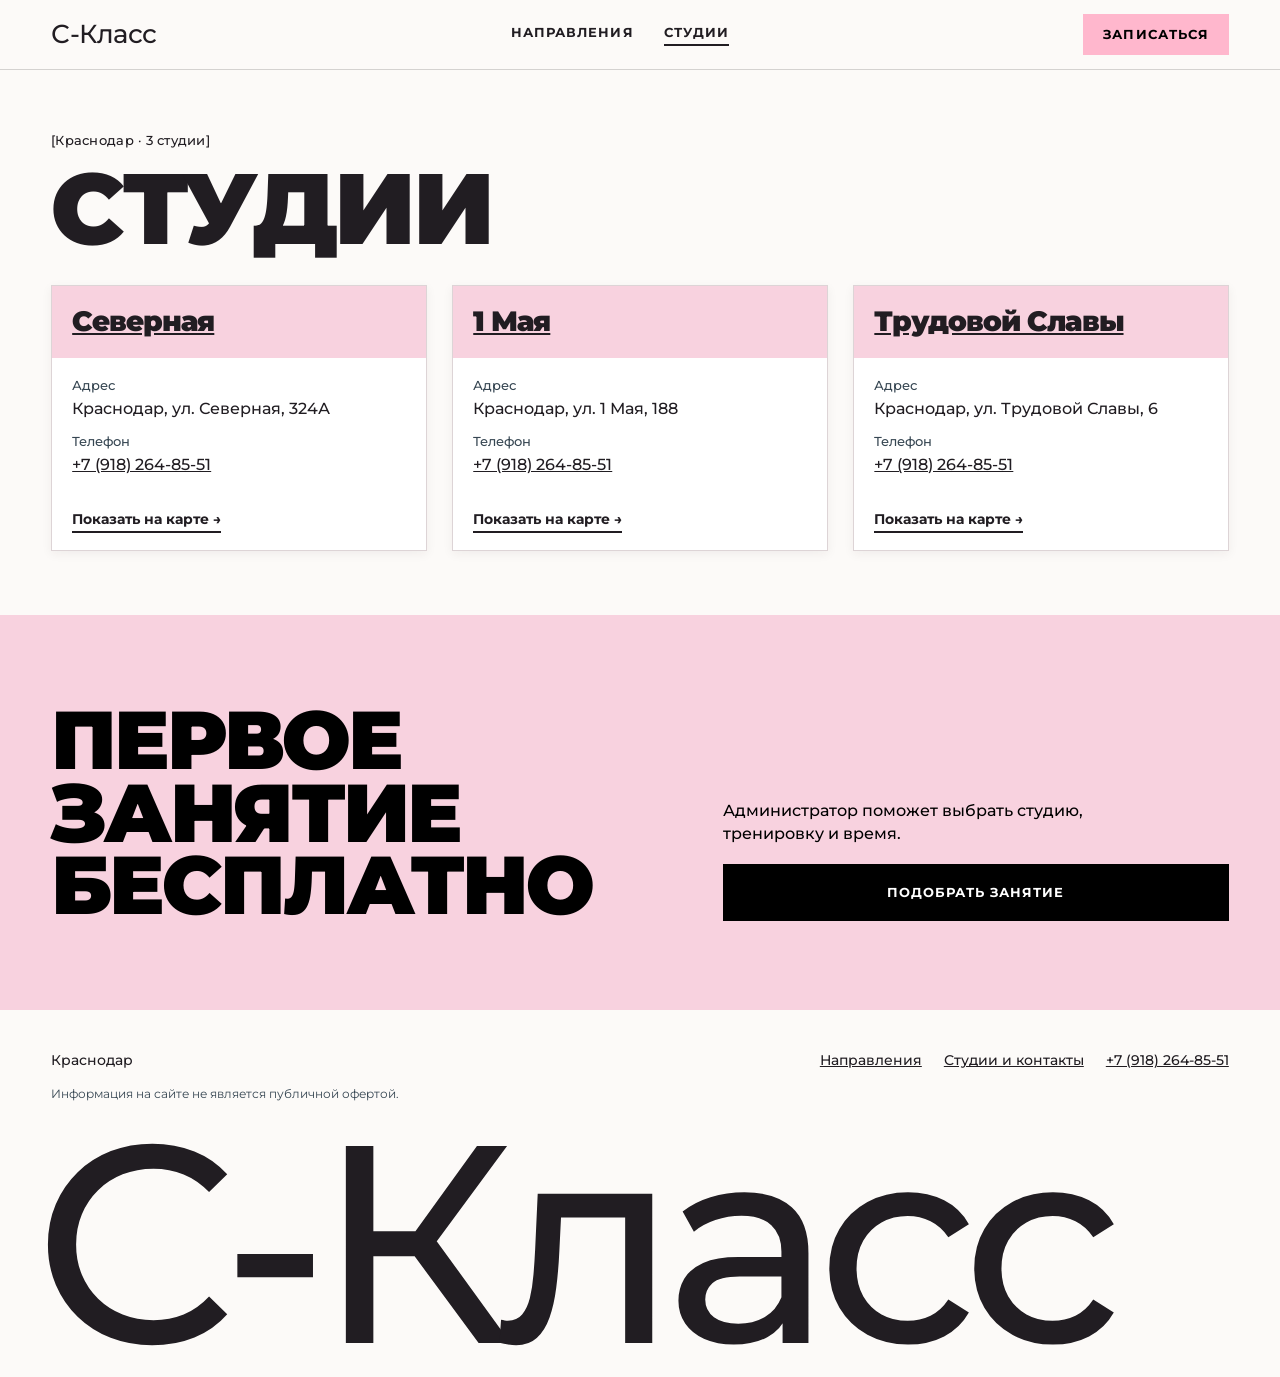
<file: studios.html>
<!doctype html>
<html lang="ru">
<head>
<meta charset="utf-8">
<meta name="robots" content="noindex, nofollow">
<meta name="viewport" content="width=device-width, initial-scale=1">
<title>Студии и контакты — С-Класс, Краснодар</title>
<meta name="description" content="Адреса и контакты трёх фитнес-студий С-Класс в Краснодаре: Северная, 1 Мая, Трудовой Славы.">
<link rel="preconnect" href="https://fonts.googleapis.com">
<link rel="preconnect" href="https://fonts.gstatic.com" crossorigin>
<!-- Montserrat стоит вместо фирменного Muller: его нет в открытом доступе, нужны файлы шрифта -->
<link href="https://fonts.googleapis.com/css2?family=Montserrat:ital,wght@0,300;0,400;0,500;0,700;0,900;1,400&display=swap" rel="stylesheet">
<link rel="stylesheet" href="style.css">
<link rel="stylesheet" href="trial.css">
</head>
<body class="trial">

<section class="pad page-hero">
  <span class="tag">Краснодар · 3 студии</span>
  <h1 class="big" style="margin-top:14px">Студии</h1>
  <div class="list" id="list">
    <article class="st-card">
      <div>

        <h2 class="big"><a href="studio-severnaya.html">Северная</a></h2>
      </div>
      <div>
        <dl class="info">
          <dt>Адрес</dt><dd>Краснодар, ул. Северная, 324А</dd>
          <dt>Телефон</dt><dd><a href="tel:+79182648551">+7 (918) 264-85-51</a></dd>


        </dl>
        <a class="arrow" href="https://yandex.ru/maps/?text=%D0%9A%D1%80%D0%B0%D1%81%D0%BD%D0%BE%D0%B4%D0%B0%D1%80%2C%20%D1%83%D0%BB.%20%D0%A1%D0%B5%D0%B2%D0%B5%D1%80%D0%BD%D0%B0%D1%8F%2C%20324%D0%90" target="_blank" rel="noopener">Показать на карте →</a>
      </div>
    </article>
    <article class="st-card">
      <div>

        <h2 class="big"><a href="studio-1-maya.html">1 Мая</a></h2>
      </div>
      <div>
        <dl class="info">
          <dt>Адрес</dt><dd>Краснодар, ул. 1 Мая, 188</dd>
          <dt>Телефон</dt><dd><a href="tel:+79182648551">+7 (918) 264-85-51</a></dd>


        </dl>
        <a class="arrow" href="https://yandex.ru/maps/?text=%D0%9A%D1%80%D0%B0%D1%81%D0%BD%D0%BE%D0%B4%D0%B0%D1%80%2C%20%D1%83%D0%BB.%201%20%D0%9C%D0%B0%D1%8F%2C%20188" target="_blank" rel="noopener">Показать на карте →</a>
      </div>
    </article>
    <article class="st-card">
      <div>

        <h2 class="big"><a href="studio-trudovoy-slavy.html">Трудовой Славы</a></h2>
      </div>
      <div>
        <dl class="info">
          <dt>Адрес</dt><dd>Краснодар, ул. Трудовой Славы, 6</dd>
          <dt>Телефон</dt><dd><a href="tel:+79182648551">+7 (918) 264-85-51</a></dd>


        </dl>
        <a class="arrow" href="https://yandex.ru/maps/?text=%D0%9A%D1%80%D0%B0%D1%81%D0%BD%D0%BE%D0%B4%D0%B0%D1%80%2C%20%D1%83%D0%BB.%20%D0%A2%D1%80%D1%83%D0%B4%D0%BE%D0%B2%D0%BE%D0%B9%20%D0%A1%D0%BB%D0%B0%D0%B2%D1%8B%2C%206" target="_blank" rel="noopener">Показать на карте →</a>
      </div>
    </article></div>
</section>

<div id="cta"></div>

<script src="data.js"></script><script src="catalog.js?v=9f529e0d"></script>
<script src="site.js"></script>

</body>
</html>
</file>
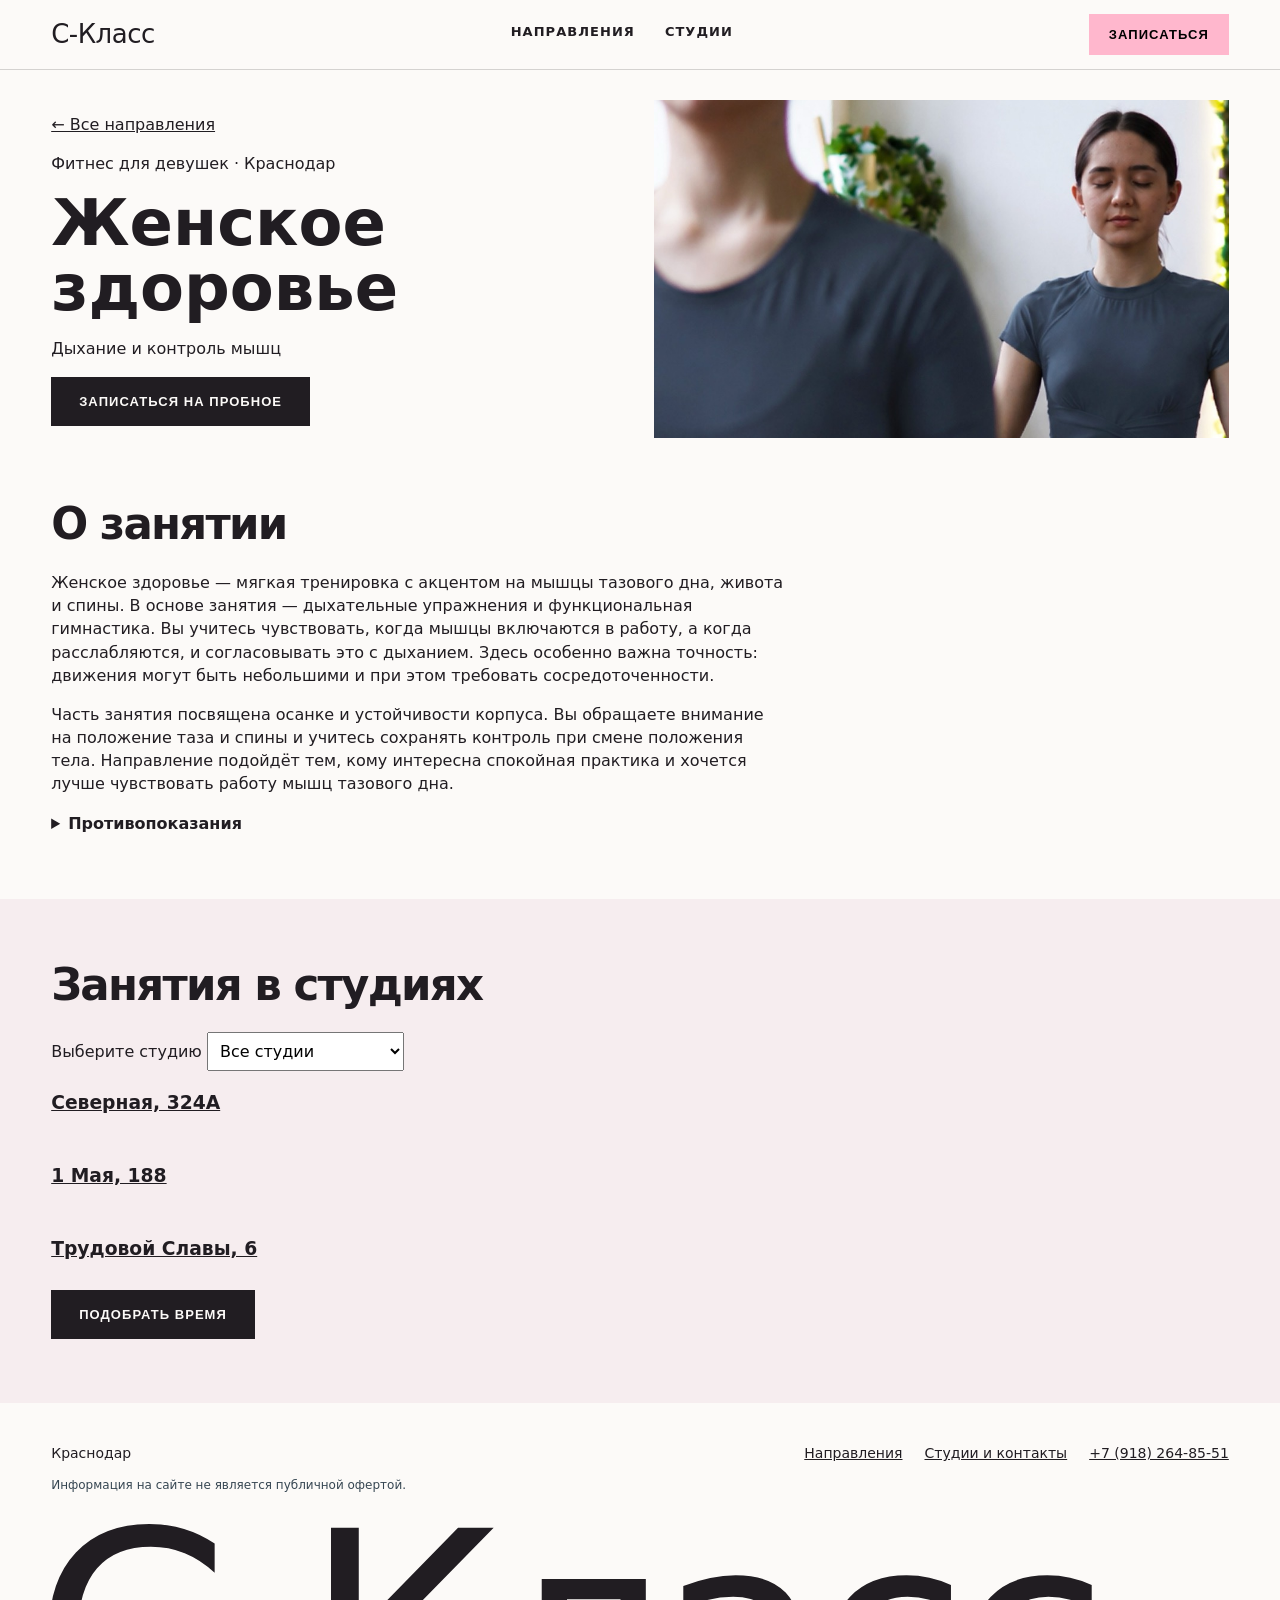
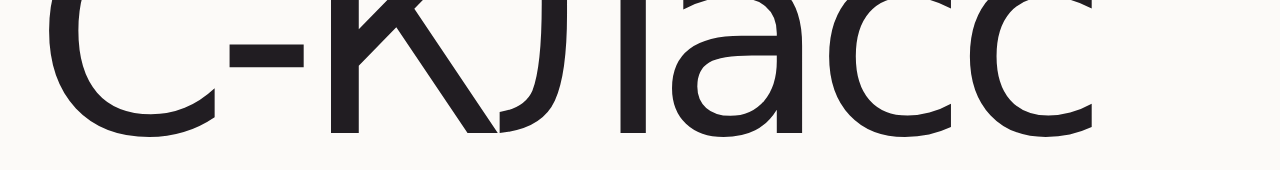
<file: womens-health.html>
<!doctype html>
<html lang="ru"><head>
<meta charset="utf-8"><meta name="viewport" content="width=device-width,initial-scale=1">
<title>Женское здоровье в Краснодаре — фитнес-студии С-Класс</title>
<meta name="description" content="Женское здоровье в мини-группах для девушек в Краснодаре. Дыхание и контроль мышц. Студии на Северной, 1 Мая и Трудовой Славы, особенности занятий и запись на пробное.">
<meta name="robots" content="noindex, nofollow">
<link rel="stylesheet" href="style.css"><link rel="stylesheet" href="trial.css">
</head><body class="trial" data-clubs data-direction="womens-health">
<main class="course-page">
<section class="pad course-intro">
  <div><a href="directions.html">← Все направления</a><p>Фитнес для девушек · Краснодар</p>
  <h1>Женское здоровье</h1><p>Дыхание и контроль мышц</p><a class="btn" href="#booking">Записаться на пробное</a></div>
  <img src="img/womens-health.jpg" alt="Занятие в студии С-Класс">
</section>
<section class="pad compact course-copy">
  <h2>О занятии</h2>
  <p>Женское здоровье — мягкая тренировка с акцентом на мышцы тазового дна, живота и спины. В основе занятия — дыхательные упражнения и функциональная гимнастика. Вы учитесь чувствовать, когда мышцы включаются в работу, а когда расслабляются, и согласовывать это с дыханием. Здесь особенно важна точность: движения могут быть небольшими и при этом требовать сосредоточенности.</p>
  <p>Часть занятия посвящена осанке и устойчивости корпуса. Вы обращаете внимание на положение таза и спины и учитесь сохранять контроль при смене положения тела. Направление подойдёт тем, кому интересна спокойная практика и хочется лучше чувствовать работу мышц тазового дна.</p>
  <details><summary>Противопоказания</summary><ul>
  <li>Острые инфекционные и воспалительные заболевания, повышенная температура.</li>
  <li>Острые воспалительные заболевания органов малого таза.</li>
  <li>Маточные кровотечения неясного происхождения.</li>
  <li>Выраженные боли в нижней части живота и области малого таза невыясненной причины.</li>
  <li>Недавние операции на органах малого таза и брюшной полости без разрешения врача.</li>
  <li>Обострение хронических заболеваний, препятствующее физической активности.</li>
  <li>Серьёзные сердечно-сосудистые заболевания, при которых противопоказана физическая нагрузка.</li>
  <li>Беременность.</li>
  <li>Любые состояния, при которых врач рекомендовал временно исключить физическую активность.</li>
</ul></details>
</section>
<section class="pad compact course-studios"><h2>Занятия в студиях</h2>
<label>Выберите студию <select id="branchFilter"><option value="">Все студии</option><option value="severnaya">Северная, 324А</option><option value="1-maya">1 Мая, 188</option><option value="trudovoy-slavy">Трудовой Славы, 6</option></select></label>
<section data-studio="severnaya"><h3><a href="studio-severnaya.html">Северная, 324А</a></h3></section>
<section data-studio="1-maya"><h3><a href="studio-1-maya.html">1 Мая, 188</a></h3></section>
<section data-studio="trudovoy-slavy"><h3><a href="studio-trudovoy-slavy.html">Трудовой Славы, 6</a></h3></section>
<a class="btn" href="#booking">Подобрать время</a></section></main>
<script src="data.js"></script><script src="catalog.js?v=9f529e0d"></script><script src="site.js"></script>
<script>
  const selector = document.getElementById('branchFilter');
  const requested = new URLSearchParams(location.search).get('branch');
  if (Array.from(selector.options).some(option => option.value === requested)) selector.value = requested;
  function showStudio() {
    document.querySelectorAll('[data-studio]').forEach(section => {
      section.hidden = Boolean(selector.value && section.dataset.studio !== selector.value);
    });
  }
  selector.addEventListener('change', showStudio);
  showStudio();
</script></body></html>
</file>
<file: style.css>
/* Палитра из брендбука */
  :root {
    --pink: #ffb7cd;        /* cherry blossom pink */
    --charcoal: #364652;
    --raisin: #161925;      /* raisin black */
    --bg: #ffffff; --ink: #000000; --muted: #364652; --line: rgba(0, 0, 0, .16);
  }
  html[data-theme="dark"] { --bg: #000000; --ink: #ffffff; --muted: #9aa6b0; --line: rgba(255, 255, 255, .22); }

  * { box-sizing: border-box; }
  html { scroll-behavior: smooth; }
  body { margin: 0; background: var(--bg); color: var(--ink); font: 400 16px/1.45 "Montserrat", system-ui, sans-serif; -webkit-font-smoothing: antialiased; overflow-x: clip; }
  img { display: block; max-width: 100%; }
  a { color: inherit; }
  .pad { padding-left: clamp(18px, 4vw, 56px); padding-right: clamp(18px, 4vw, 56px); }
  .big { font-weight: 900; text-transform: uppercase; line-height: .88; letter-spacing: -.035em; margin: 0; }
  .tag { font-size: 13px; font-weight: 500; letter-spacing: .02em; }     /* [подписи в скобках] — приём из брендбука */
  .tag::before { content: "["; } .tag::after { content: "]"; }
  .btn { display: inline-flex; align-items: center; justify-content: center; padding: 18px 28px; border: 0; background: var(--ink); color: var(--bg); font: 700 13px/1 "Montserrat", sans-serif; letter-spacing: .08em; text-transform: uppercase; text-decoration: none; cursor: pointer; transition: background .2s ease, color .2s ease; }
  .btn:hover { background: var(--pink); color: #000; }
  .arrow { font-weight: 700; font-size: 14px; text-decoration: none; border-bottom: 2px solid currentColor; padding-bottom: 3px; }

  /* Шапка: логотип и две прямоугольные кнопки, без плашки */
  header { position: fixed; top: 0; left: 0; right: 0; z-index: 30; display: flex; align-items: center; justify-content: space-between; padding-top: 14px; padding-bottom: 14px; color: #fff; transition: background .25s ease, color .25s ease; }
  header.solid { background: var(--bg); color: var(--ink); border-bottom: 1px solid var(--line); }
  .logo { font-weight: 500; font-size: 26px; letter-spacing: -.02em; text-decoration: none; white-space: nowrap; }
  .head-actions { display: flex; gap: 8px; }
  .head-actions .menu { display: none; }
  header .nav { display: flex; gap: 30px; }
  header .nav a { font-weight: 700; font-size: 13px; letter-spacing: .08em; text-transform: uppercase; text-decoration: none; padding-bottom: 3px; border-bottom: 2px solid transparent; }
  header .nav a:hover, header .nav a.on { border-bottom-color: currentColor; }
  header .btn { background: #fff; color: #000; padding: 14px 20px; }
  header .btn:last-child, header.solid .btn:last-child { background: var(--pink); color: #000; }
  header.solid .btn.menu { background: var(--ink); color: var(--bg); }
  /* служебный переключатель вариантов — внизу, чтобы не мешать шапке */
  .variant-switch { position: fixed; z-index: 40; bottom: 10px; left: 50%; transform: translateX(-50%); display: flex; gap: 2px; padding: 3px; border-radius: 999px; background: #141416; font: 600 12px/1 system-ui, sans-serif; box-shadow: 0 6px 24px rgba(0,0,0,.35); }
  .variant-switch a { color: #cfcfd4; text-decoration: none; padding: 7px 12px; border-radius: 999px; white-space: nowrap; }
  .variant-switch a.on { background: #fff; color: #111; }

  /* Первый экран: горизонтальные панели во всю высоту */
  .hero { display: flex; height: 100svh; min-height: 560px; overflow-x: auto; overflow-y: hidden; scroll-snap-type: x mandatory; scrollbar-width: none; }
  .hero::-webkit-scrollbar { display: none; }
  .panel { position: relative; flex: 0 0 84vw; scroll-snap-align: start; overflow: hidden; text-decoration: none; color: #fff; background: var(--raisin); }
  .panel img { position: absolute; inset: 0; width: 100%; height: 100%; object-fit: cover; transition: transform 1.2s ease; }
  .panel:hover img { transform: scale(1.03); }
  .panel::after { content: ""; position: absolute; inset: 0; background: linear-gradient(180deg, rgba(0,0,0,.25) 0%, rgba(0,0,0,0) 30%, rgba(0,0,0,.72) 100%); }
  .panel .txt { position: absolute; z-index: 1; left: clamp(18px, 3vw, 40px); right: clamp(18px, 3vw, 40px); bottom: clamp(28px, 5vh, 56px); }
  .panel h1, .panel h2 { color: var(--pink); font-size: clamp(40px, 8.4vw, 124px); }
  .panel .sub { display: block; margin-top: 14px; font-weight: 700; font-size: 15px; }
  .panel.first { flex-basis: 88vw; }
  .panel.first p { max-width: 26em; margin: 16px 0 22px; font-size: clamp(15px, 1.5vw, 18px); }
  .panel.first .btn { background: var(--pink); color: #000; }
  .panel.first .btn:hover { background: #fff; }
  .swipe { position: absolute; z-index: 2; right: 18px; top: 92px; font-size: 12px; font-weight: 700; letter-spacing: .2em; text-transform: uppercase; color: #fff; opacity: .8; }

  /* Бегущая строка — слоган из брендбука */
  .ticker { overflow: hidden; background: var(--pink); color: #000; padding: 16px 0; white-space: nowrap; }
  .ticker div { display: inline-block; font-weight: 900; font-size: clamp(18px, 2.6vw, 30px); letter-spacing: -.02em; text-transform: uppercase; animation: slide 26s linear infinite; }
  .ticker span { margin: 0 22px; }
  @keyframes slide { to { transform: translateX(-50%); } }

  section { padding-top: clamp(64px, 10vw, 140px); }
  .sec-head { display: flex; align-items: flex-end; justify-content: space-between; gap: 20px; margin-bottom: clamp(24px, 4vw, 48px); }
  .sec-head h2 { font-size: clamp(38px, 8.6vw, 132px); }

  .intro { display: grid; grid-template-columns: 1fr 1fr; gap: clamp(24px, 6vw, 96px); align-items: end; }
  .intro h2 { font-size: clamp(34px, 6.4vw, 96px); }
  .intro p { margin: 0 0 18px; font-size: clamp(16px, 1.5vw, 20px); font-weight: 300; max-width: 30em; }
  .facts { display: grid; grid-template-columns: repeat(4, 1fr); margin-top: clamp(40px, 6vw, 80px); border-top: 1px solid var(--line); }
  .fact { padding: 22px 16px 0 0; }
  .fact b { display: block; font-weight: 900; font-size: clamp(36px, 6vw, 88px); line-height: .9; letter-spacing: -.04em; }
  .fact .tag { display: block; margin-top: 12px; color: var(--muted); }

  /* Направления: строка = подпись + гигантское название поверх фото */
  .dir { position: relative; display: block; height: clamp(170px, 26vw, 330px); border-top: 1px solid var(--line); text-decoration: none; overflow: hidden; }
  .dir:last-child { border-bottom: 1px solid var(--line); }
  .dir img { position: absolute; top: 0; right: 0; width: 44%; height: 100%; object-fit: cover; transition: width .5s ease; }
  .dir .txt { position: absolute; left: clamp(18px, 4vw, 56px); bottom: clamp(16px, 2.4vw, 32px); z-index: 1; mix-blend-mode: difference; color: #fff; }
  .dir .tag { display: block; margin-bottom: 10px; }
  .dir h3 { font-size: clamp(34px, 9.2vw, 148px); white-space: nowrap; }

  .studio { display: flex; align-items: baseline; justify-content: space-between; gap: 16px; padding: clamp(18px, 2.6vw, 34px) clamp(18px, 4vw, 56px); border-top: 1px solid var(--line); text-decoration: none; transition: background .25s ease, color .25s ease, padding .25s ease; }
  .studio:last-child { border-bottom: 1px solid var(--line); }
  .studio:hover { background: var(--pink); color: #000; padding-left: clamp(30px, 6vw, 96px); }
  .studio h3 { font-size: clamp(30px, 6.6vw, 104px); }
  .studio span { font-weight: 500; font-size: 14px; text-align: right; white-space: nowrap; }

  .progs { display: grid; grid-template-columns: repeat(3, 1fr); gap: clamp(20px, 3vw, 48px); }
  .prog { border-top: 1px solid var(--line); padding-top: 20px; display: flex; flex-direction: column; gap: 14px; }
  .prog h3 { font-size: clamp(26px, 3.4vw, 50px); }
  .prog p { margin: 0; font-weight: 300; flex: 1; }
  .prog .price { font-weight: 900; font-size: 22px; letter-spacing: -.02em; }
  .prog .pill { align-self: flex-start; padding: 6px 14px; border-radius: 999px; background: var(--pink); color: #000; font-size: 12px; font-weight: 700; }

  .revs { display: grid; grid-template-columns: repeat(3, 1fr); gap: 6px; }
  .rev { position: relative; aspect-ratio: 3 / 4; overflow: hidden; background: var(--raisin); }
  .rev img { width: 100%; height: 100%; object-fit: cover; transition: ; }
  .rev::after { content: ""; position: absolute; inset: 0; background: linear-gradient(180deg, rgba(0,0,0,0) 55%, rgba(0,0,0,.75) 100%); pointer-events: none; }
  .rev .cap { position: absolute; z-index: 1; left: 14px; right: 14px; bottom: 14px; color: #fff; }
  .rev b { display: block; font-weight: 900; font-size: clamp(22px, 2.6vw, 36px); text-transform: uppercase; letter-spacing: -.03em; line-height: 1; }
  .rev small { font-size: 12px; font-weight: 500; }
  .rev .play { position: absolute; z-index: 1; top: 14px; left: 14px; padding: 8px 14px; border-radius: 999px; background: var(--pink); color: #000; font-size: 12px; font-weight: 700; }

  .cta { margin-top: clamp(64px, 10vw, 140px); padding-top: clamp(48px, 7vw, 96px); padding-bottom: clamp(48px, 7vw, 96px); background: var(--pink); color: #000; display: grid; grid-template-columns: 1.2fr 1fr; gap: clamp(28px, 5vw, 80px); align-items: end; }
  .cta h2 { font-size: clamp(40px, 8vw, 124px); }
  .cta p { margin: 18px 0 0; font-weight: 500; max-width: 26em; }
  form { display: grid; gap: 4px; }
  input { width: 100%; padding: 18px 0; border: 0; border-bottom: 2px solid #000; background: transparent; font: 500 18px/1.2 "Montserrat", sans-serif; color: #000; border-radius: 0; }
  input::placeholder { color: rgba(0,0,0,.55); }
  input:focus { outline: 0; border-bottom-width: 4px; }
  .cta .btn { margin-top: 18px; width: 100%; background: #000; color: #fff; padding: 22px; }
  .cta .btn:hover { background: #fff; color: #000; }
  .cta small { margin-top: 10px; font-size: 12px; }

  footer { padding-top: 40px; overflow: hidden; }
  footer .row { display: flex; flex-wrap: wrap; justify-content: space-between; gap: 14px; font-size: 14px; font-weight: 500; }
  .wordmark { font-weight: 500; font-size: 27vw; line-height: .8; letter-spacing: -.05em; white-space: nowrap; margin: 28px 0 -3vw -1.4vw; }

  /* Появление при прокрутке */
  .reveal { opacity: 0; transform: translateY(28px); transition: opacity .7s ease, transform .7s ease; }
  .reveal.in { opacity: 1; transform: none; }
  @media (prefers-reduced-motion: reduce) { .reveal { opacity: 1; transform: none; } .ticker div { animation: none; } html { scroll-behavior: auto; } }

  @media (min-width: 900px) {
    .panel { flex-basis: 34vw; } .panel.first { flex-basis: 52vw; }
    .panel h2 { font-size: clamp(40px, 4.6vw, 84px); }
    .panel h1 { font-size: clamp(56px, 6.2vw, 116px); }
  }
  @media (max-width: 760px) {
    header .nav { display: none; }
    .head-actions .menu { display: inline-flex; }
    .intro, .cta { grid-template-columns: 1fr; }
    .facts { grid-template-columns: repeat(2, 1fr); }
    .fact:nth-child(n+3) { border-top: 1px solid var(--line); margin-top: 22px; }
    .progs { grid-template-columns: 1fr; }
    .revs { grid-template-columns: repeat(3, 70vw); overflow-x: auto; scrollbar-width: none; }
    .studio { flex-direction: column; gap: 6px; }
    .studio span { text-align: left; }
    .sec-head { flex-direction: column; align-items: flex-start; }
  }

  /* Полноэкранное меню */
  .menu-overlay { position: fixed; inset: 0; z-index: 60; background: var(--pink); color: #000; display: flex; flex-direction: column; justify-content: center; gap: 4px; padding: 24px clamp(18px, 4vw, 56px); transform: translateY(-101%); transition: transform .45s cubic-bezier(.7, 0, .2, 1); }
  .menu-overlay.open { transform: none; }
  .menu-overlay a.big-link { font-weight: 900; text-transform: uppercase; letter-spacing: -.035em; line-height: .98; font-size: clamp(32px, 10.4vw, 120px); text-decoration: none; }
  .menu-overlay a.big-link:hover { color: #fff; }
  .menu-overlay .close { position: absolute; top: 14px; right: clamp(18px, 4vw, 56px); background: #000; color: #fff; }
  .menu-overlay .small { margin-top: 28px; font-size: 15px; font-weight: 500; }

  /* Внутренние страницы */
  .page-hero { padding-top: clamp(120px, 17vw, 230px); }
  .page-hero h1 { font-size: clamp(44px, 11.5vw, 190px); }
  .page-hero .lead { max-width: 34em; margin: 24px 0 0; font-size: clamp(16px, 1.5vw, 20px); font-weight: 300; }
  .filters { display: flex; flex-wrap: wrap; gap: 8px; margin-top: 28px; }
  .chip { padding: 11px 18px; border: 1px solid var(--line); border-radius: 999px; background: transparent; color: var(--ink); font: 700 12px/1 "Montserrat", sans-serif; letter-spacing: .08em; text-transform: uppercase; cursor: pointer; }
  .chip.on { background: var(--ink); color: var(--bg); }

  /* Шкала сложности: три столбика, как на карточках направлений */
  .lvl { display: inline-flex; align-items: flex-end; gap: 3px; margin-left: 8px; vertical-align: -1px; }
  .lvl i { display: block; width: 6px; background: currentColor; opacity: .22; }
  .lvl i:nth-child(1) { height: 7px; } .lvl i:nth-child(2) { height: 11px; } .lvl i:nth-child(3) { height: 15px; }
  .lvl i.on { opacity: 1; }

  .list { margin-top: clamp(32px, 5vw, 64px); }
  .item { display: grid; grid-template-columns: minmax(0, 5fr) minmax(0, 6fr); gap: clamp(16px, 4vw, 64px); align-items: center; padding: clamp(20px, 3vw, 40px) 0; border-top: 1px solid var(--line); }
  .item:last-child { border-bottom: 1px solid var(--line); }
  .item[hidden] { display: none; }
  .item .ph { overflow: hidden; aspect-ratio: 2.4 / 1; background: var(--raisin); }
  .item img { width: 100%; height: 100%; object-fit: cover; transition: transform .9s ease; }
  .item:hover img { transform: scale(1.03); }
  .item h2 { font-size: clamp(28px, 4.6vw, 72px); margin: 10px 0 14px; overflow-wrap: anywhere; }
  .item p { margin: 0 0 18px; font-weight: 300; font-size: clamp(15px, 1.3vw, 18px); max-width: 34em; }

  .st-card { display: grid; grid-template-columns: minmax(0, 1fr) minmax(0, 1fr); gap: clamp(18px, 4vw, 64px); padding: clamp(28px, 4vw, 56px) 0; border-top: 1px solid var(--line); }
  .st-card:last-child { border-bottom: 1px solid var(--line); }
  .st-card h2 { font-size: clamp(34px, 6.4vw, 104px); overflow-wrap: anywhere; }
  .st-card .tag { display: block; margin-bottom: 12px; color: var(--muted); }
  .info { display: grid; grid-template-columns: 150px 1fr; gap: 12px 18px; margin: 0 0 22px; }
  .info dt { color: var(--muted); font-size: 13px; font-weight: 500; }
  .info dd { margin: 0; font-weight: 500; }
  .todo { display: inline-block; padding: 3px 11px; border-radius: 999px; background: var(--pink); color: #000; font-size: 12px; font-weight: 700; }
  footer .links { display: flex; flex-wrap: wrap; gap: 8px 22px; }
  footer .fine { margin-top: 14px; font-size: 12px; color: var(--muted); max-width: 60em; }

  /* Телефон: внутренние страницы в одну колонку */
  @media (max-width: 760px) {
    .item, .st-card { grid-template-columns: 1fr; }
    .info { grid-template-columns: 1fr; gap: 2px 0; }
    .info dd { margin-bottom: 12px; }
    header .btn { padding: 13px 14px; }
  }

  /* Заголовок из одного длинного слова: не переносится, а подстраивается под ширину экрана */
  .oneline { white-space: nowrap; }
  .page-hero h1.oneline { font-size: clamp(28px, 9.4vw, 170px); }
  .sec-head h2.oneline { font-size: clamp(28px, 8.4vw, 132px); }

  /* ===== Правки по UX/UI-аудиту ===== */

  /* Статичный первый экран: оффер, кнопка и адреса сразу */
  .hero-static { position: relative; min-height: 100svh; display: flex; align-items: flex-end; overflow: hidden; color: #fff; background: var(--raisin); }
  .hero-static > img { position: absolute; inset: 0; width: 100%; height: 100%; object-fit: cover; object-position: center 30%; }
  .hero-static::after { content: ""; position: absolute; inset: 0; background: linear-gradient(180deg, rgba(22,25,37,.35) 0%, rgba(22,25,37,0) 28%, rgba(22,25,37,.82) 100%); }
  .hero-static .txt { position: relative; z-index: 1; width: 100%; padding-top: 120px; padding-bottom: clamp(28px, 6vh, 64px); }
  .hero-static h1 { color: var(--pink); font-size: clamp(36px, 8vw, 104px); max-width: 11em; }
  .hero-static p { max-width: 30em; margin: 16px 0 22px; font-size: clamp(15px, 1.5vw, 18px); }
  .hero-static .btn { background: var(--pink); color: #000; }
  .hero-static .btn:hover { background: #fff; }
  .addrs { display: flex; flex-wrap: wrap; gap: 8px; margin-top: 22px; }
  .addr { padding: 9px 14px; border-radius: 999px; border: 1px solid rgba(255,255,255,.45); background: rgba(22,25,37,.35); font-size: 13px; font-weight: 500; text-decoration: none; backdrop-filter: blur(6px); }
  .addr:hover { background: var(--pink); color: #000; border-color: var(--pink); }

  /* Мягче типографика и отступы */
  section { padding-top: clamp(56px, 8vw, 120px); }
  .intro h2 { font-size: clamp(28px, 5vw, 76px); }
  .sec-head h2 { font-size: clamp(30px, 6.4vw, 104px); }
  .sec-head h2.oneline { font-size: clamp(26px, 7vw, 104px); }
  .fact b { font-size: clamp(30px, 5vw, 72px); }
  .studio h3 { font-size: clamp(24px, 5vw, 80px); }
  .prog h3 { font-size: clamp(22px, 2.8vw, 42px); }
  .cta h2 { font-size: clamp(32px, 6.4vw, 100px); }
  .page-hero h1 { font-size: clamp(36px, 9vw, 150px); }
  .page-hero h1.oneline { font-size: clamp(26px, 8vw, 150px); }
  .item h2 { font-size: clamp(24px, 3.6vw, 54px); }
  .st-card h2 { font-size: clamp(28px, 5vw, 84px); }
  .wordmark { font-size: 22vw; }
  .chip { border: 1.5px solid var(--ink); }

  /* Строки направлений: цветное фото справа, название читается без инверсии */
  .dir { height: clamp(150px, 22vw, 290px); }
  .dir img { width: 40%; transition: width .5s ease; }
  .dir:hover img { width: 46%; }
  .dir .txt { mix-blend-mode: normal; color: var(--ink); max-width: 58%; }
  .dir h3 { font-size: clamp(24px, 6.4vw, 96px); }

  /* Видеоотзывы — кнопки, открывают ролик */
  button.rev { display: block; width: 100%; padding: 0; border: 0; font: inherit; color: inherit; text-align: left; cursor: pointer; }
  .rev b { font-size: clamp(20px, 2.2vw, 30px); }
  .modal { position: fixed; inset: 0; z-index: 80; display: none; flex-direction: column; align-items: center; justify-content: center; gap: 14px; padding: 16px; background: rgba(0, 0, 0, .88); }
  .modal.open { display: flex; }
  .modal .frame { width: min(960px, 100%); aspect-ratio: 16 / 9; max-height: 78vh; background: #000; }
  .modal iframe { width: 100%; height: 100%; border: 0; }
  .modal .close { position: absolute; top: 14px; right: 16px; background: var(--pink); color: #000; }
  .modal .alt { color: #fff; font-size: 14px; }

  /* Фильтр по целям и метки целей */
  .filters + .filters { margin-top: 10px; }
  .goal-tags { display: flex; flex-wrap: wrap; gap: 6px; margin: 0 0 16px; }
  .goal-tags span { padding: 5px 11px; border-radius: 999px; background: var(--pink); color: #000; font-size: 12px; font-weight: 700; }
  .empty { padding: 28px 0; color: var(--muted); }

  /* Вопросы и ответы */
  .faq { border-top: 1px solid var(--line); }
  .faq:last-child { border-bottom: 1px solid var(--line); }
  .faq summary { list-style: none; cursor: pointer; display: flex; justify-content: space-between; align-items: center; gap: 16px; padding: 20px 0; font-weight: 700; font-size: clamp(16px, 1.6vw, 22px); }
  .faq summary::-webkit-details-marker { display: none; }
  .faq summary::after { content: "+"; flex: 0 0 auto; font-weight: 300; font-size: 30px; line-height: 1; transition: transform .2s ease; }
  .faq[open] summary::after { transform: rotate(45deg); }
  .faq p { margin: 0 0 22px; font-weight: 300; max-width: 46em; }

  @media (max-width: 760px) {
    .dir img { width: 38%; }
    .dir .txt { max-width: 60%; }
  }

  /* Телефон: видеоотзывы одной лентой, листаются вбок */
  @media (max-width: 760px) {
    .revs { grid-template-columns: none; grid-auto-flow: column; grid-auto-columns: 70vw; overflow-x: auto; scroll-snap-type: x mandatory; }
    .rev { scroll-snap-align: start; }
  }
</file>
<file: trial.css>
.trial { --bg: #fcfaf8; --ink: #211d22; }
.trial .hero-static { padding-top: 0; background: #29252a; }
.trial .hero-static img { object-position: 64% 40%; }
.trial .hero-static::after { background: linear-gradient(90deg,rgba(24,15,23,.76),transparent 90%),linear-gradient(0deg,rgba(24,15,23,.68),transparent 65%); }
.trial .hero-static .txt { padding-bottom: max(66px,9vh); }
.trial .hero-static h1 { max-width: 8em; margin-top: 18px; font-size: clamp(52px,8.8vw,142px); }
.trial .location, .trial .call { text-underline-offset: 4px; }
.trial .compact { padding-block: clamp(32px,5vw,76px); scroll-margin-top: 68px; }
.trial .compact h2 { font-size: clamp(27px,3.4vw,52px); line-height: 1.03; letter-spacing: -.04em; margin: 0 0 24px; }
.trial .addresses, .trial .choices { display: grid; grid-template-columns: repeat(3,minmax(0,1fr)); gap: clamp(12px,2vw,30px); }
.trial .addresses a, .trial .choices a { color: inherit; text-decoration: none; }
.trial .addresses a { padding: 14px 0; border-top: 1px solid var(--line); }
.trial main strong, .trial main small { display: block; }
.trial main strong { font-size: clamp(17px,1.7vw,25px); }
.trial .addresses small { margin-top: 5px; }
.trial .visit { display: grid; grid-template-columns: 1.4fr 1fr; align-items: center; gap: 24px; background: #f8d2df; }
.trial .visit p { max-width: 52ch; margin: 10px 0; }
.trial .booking { display: grid; justify-items: start; gap: 16px; }
.trial .heading { display: flex; align-items: baseline; justify-content: space-between; gap: 12px; }
.trial .choices img { width: 100%; aspect-ratio: 1.8; object-fit: cover; margin-bottom: 10px; }
.trial .price-link { display: inline-block; margin-top: 24px; }
.trial .stories { display: flex; flex-wrap: wrap; gap: 12px; }
.trial .stories button { flex: 1 1 170px; text-align: left; border: 1px solid var(--line); background: transparent; color: inherit; font: inherit; padding: 18px; cursor: pointer; }
.trial .stories small { margin-top: 10px; }
.trial .last { margin-top: 24px; }
.trial footer { padding-bottom: 60px; }
@media (max-width: 760px) {
  .trial .addresses, .trial .visit { grid-template-columns: 1fr; }
  .trial .addresses { gap: 0; }
  .trial .addresses a { display: flex; justify-content: space-between; align-items: center; gap: 8px; }
  .trial .choices { grid-template-columns: 1fr; gap: 8px; }
  .trial .choices a { display: grid; grid-template-columns: 90px 1fr; align-content: center; column-gap: 14px; border-top: 1px solid var(--line); padding-top: 8px; }
  .trial .choices img { grid-row: span 2; margin: 0; }
  .trial .choices small { align-self: end; }
  .trial .heading { display: block; margin-bottom: 20px; }
  .trial .hero-static .btn { line-height: 1.3; }
}

/* Каталог и контакты в версии «Пробное». */
.trial .page-hero { padding-top: clamp(100px, 10vw, 150px); }
.trial .page-hero h1 { font-size: clamp(32px, 7.8vw, 108px); }
.trial .page-hero .lead { margin-top: 14px; font-weight: 400; }
.trial .filters { gap: 6px; margin-top: 18px; }
.trial .filters + .filters { margin-top: 8px; }
.trial .chip { text-transform: none; letter-spacing: normal; border: 1px solid var(--line); font-size: 14px; padding: 10px 15px; }
.trial .list { display: grid; grid-template-columns: repeat(auto-fill,minmax(min(100%, 310px),1fr)); gap: clamp(18px,2vw,30px); align-items: stretch; margin-top: 32px; }
.trial .item, .trial .st-card {
  margin: 0; padding: 0; border: 1px solid #ddd4d6; border-radius: 0; overflow: hidden;
  background: white; box-shadow: 0 3px 10px rgba(43,26,35,.06);
  scroll-margin-top: 80px; opacity: 1; transform: none;
}
.trial .item:not([hidden]), .trial .st-card { display: flex; flex-direction: column; align-items: stretch; gap: 0; }
.trial .item .ph { position: relative; aspect-ratio: 2 / 1; }
.trial .item .ph h2 { position: absolute; inset: auto 0 0; margin: 0; padding: 34px 20px 14px; color: #fff; background: linear-gradient(transparent,rgba(15,11,16,.92)); font-size: clamp(22px,2.1vw,32px); line-height: 1.08; }
.trial .item .ph + div, .trial .st-card > div:last-child { flex: 1; padding: 18px 20px 20px; }
.trial .item .ph + div { display: flex; flex-direction: column; align-items: flex-start; }
.trial .item .tag::before, .trial .item .tag::after, .trial .item .lvl { display: none; }
.trial .goal-tags { margin: 8px 0 12px; }
.trial .item p { font-weight: 400; font-size: 16px; }
.trial .item .arrow { margin-top: auto; }
.trial .st-card > div:first-child { background: #f8d2df; padding: 20px; }
.trial .st-card h2 { font-size: clamp(24px,2.2vw,34px); text-transform: none; line-height: 1.12; }
.trial .info { grid-template-columns: 1fr; gap: 3px; }
.trial .info dd { margin: 0 0 8px; }
.trial .page-hero + .cta { margin-top: clamp(36px,5vw,72px); background: #f8d2df; }
@media (max-width: 390px) {
  .trial header .btn { font-size: 11px; padding-inline: 10px; }
}

.club-booking { width: min(440px,94vw); max-height: 92dvh; padding: 30px; border: 0; background: #fcfaf8; color: #211d22; }
.club-booking::backdrop { background: rgb(22 19 24 / 65%); }
.club-booking h2 { margin: 0 25px 8px 0; line-height: 1.1; }
.club-booking p { margin: 0 0 18px; }
.club-booking form { gap: 13px; }
.club-booking form[hidden] { display: none; }
.club-booking label { display: grid; gap: 5px; font-size: 14px; font-weight: 600; }
.club-booking select, .club-booking input { width: 100%; padding: 10px; font: inherit; background: white; border: 1px solid #aaa1a5; color: inherit; }
.club-booking .booking-consent { grid-template-columns: 1.15rem 1fr; align-items: start; gap: 9px; font-size: 13px; font-weight: 400; cursor: pointer; }
.club-booking .booking-consent input { width: 1.15rem; height: 1.15rem; margin: 0; padding: 0; accent-color: #211d22; }
.club-booking .dismiss { position: absolute; right: 6px; top: 6px; width: 40px; height: 40px; background: none; border: 0; font-size: 26px; cursor: pointer; }
.branch-links { display: flex; flex-wrap: wrap; gap: 12px 22px; align-items: center; }
.trial .branch-intro { max-width: 850px; padding-bottom: 36px; }
.trial .branch-intro h1 { font-size: clamp(40px,7vw,90px); margin: 20px 0; }
.trial .branch-details { background: #f8d2df; }
.branch-details p { max-width: 56ch; }

.booking-highlight { position: relative; }
.booking-highlight svg { display: none; }
@media (prefers-reduced-motion: no-preference) {
  .booking-highlight svg {
    display: block; position: absolute; inset: 0; width: 100%; height: 100%;
    overflow: visible; pointer-events: none; fill: none; stroke: #fff1f7;
    stroke-width: 2px; stroke-linecap: round; stroke-dasharray: 7 43;
    filter: drop-shadow(0 0 3px #ff80b0);
    animation: booking-edge 4s linear infinite;
  }
}
@keyframes booking-edge {
  from { stroke-dashoffset: 0; }
  to { stroke-dashoffset: -100; }
}

.membership { margin: clamp(32px, 5vw, 64px) clamp(18px, 4vw, 56px) 0; padding: clamp(20px, 3vw, 40px); background: #f6edeF; }
.membership h2 { margin: 0; font-size: 20px; }
.membership-price { margin: 6px 0 20px; font-size: clamp(30px, 4vw, 56px); font-weight: 700; line-height: 1.15; }
.membership-price span { display: inline-block; font-size: 0.5em; font-weight: 500; }
.payment-methods { display: flex; flex-wrap: wrap; gap: 8px; margin: 0; padding: 0; list-style: none; }
.payment-methods li { display: inline-flex; align-items: center; gap: 7px; padding: 8px 12px; background: white; font-size: 14px; }

.trial .filters select { padding: 8px; font: inherit; max-width: 100%; }
.trial .item .text-cover { aspect-ratio: auto; background: #f8d2df; }
.trial .item .text-cover h2 { position: static; color: var(--ink); background: none; padding: 20px; }
.trial .item .course-details { width: 100%; }
.trial .item details { padding: 6px 0; }
.trial .item summary, .branch-links + details summary { cursor: pointer; }
.trial .item details p { margin: 8px 0; }
.trial .item .arrow { padding-top: 12px; }

.course-intro { padding-top: 100px; display: grid; grid-template-columns: 1fr 1fr; align-items: center; gap: 28px; }
.course-intro img { width: 100%; aspect-ratio: 1.7; object-fit: cover; }
.course-intro h1 { font-size: clamp(36px,5vw,80px); line-height: 1.02; margin: 16px 0; }
.course-about { display: grid; grid-template-columns: 1fr 1fr; gap: 28px; }
.course-studios { background: #f6edef; }
.course-studios select { padding: 8px; font: inherit; }
.course-studios section { padding: 18px 0; max-width: 72ch; }
.course-studios h3 { margin: 0 0 10px; }
.course-studios details { padding: 6px 0; }
.course-studios summary { cursor: pointer; }
.course-link { display: inline-block; margin: 6px 0 12px; }
@media (min-width: 761px) { .trial .course-choices { grid-template-columns: repeat(4,minmax(0,1fr)); } }
@media (max-width: 760px) { .course-intro, .course-about { grid-template-columns: 1fr; } }

.course-copy p { max-width: 72ch; }
.course-copy summary { cursor: pointer; font-weight: 700; }

.linked-course { position: relative; isolation: isolate; }
.linked-course .course-link::after { content: ""; position: absolute; inset: 0; z-index: 1; }
.linked-course .course-link:focus-visible::after { outline: 3px solid currentColor; outline-offset: -3px; }
.linked-course a[href="#booking"] { position: relative; z-index: 2; }
</file>
<file: goals-home.css>
.goal-home .hero-static h1 { max-width: 17em; font-size: clamp(36px,6.5vw,102px); line-height: .99; }
.trial-link { display: inline-block; margin: 12px 18px; text-underline-offset: 4px; }
.section-nav { display: flex; gap: 12px 32px; flex-wrap: wrap; padding-block: 18px; border-bottom: 1px solid var(--line); }
.section-nav a { text-decoration: none; font-weight: 650; }
.section-nav a:hover { text-decoration: underline; }
.goal-home .section-intro { max-width: 760px; margin-bottom: clamp(24px,3vw,44px); }
.goal-home .section-intro h2 { margin-bottom: 12px; }
.section-intro p, .goal-home article p, .goal-home .compact p { line-height: 1.5; }
.goal-home h3 { font-size: clamp(19px,1.8vw,29px); line-height: 1.13; letter-spacing: -.035em; margin: 0; }
.goal-grid, .program-grid, .community-notes { display: grid; grid-template-columns: repeat(3,minmax(0,1fr)); gap: 16px; }
.goal-option { position: relative; display: block; padding: 26px 40px 26px 22px; background: #fff; border: 1px solid var(--line); text-decoration: none; }
.goal-option::after { content: ''; position: absolute; top: 29px; right: 17px; width: 12px; height: 12px; border: 1px solid currentColor; border-radius: 100%; }
.goal-option:hover, .goal-option:focus-visible { background: #ffe5ed; border-color: var(--ink); }
.goal-option:hover::after, .goal-option:focus-visible::after { background: currentColor; }
.goal-option p, .community-notes p, .video-card p { margin: 8px 0 0; }
.visit-section, .final-invite { background: #f8d2df; }
.visit-steps { display: grid; grid-template-columns: repeat(4,minmax(0,1fr)); gap: 16px; padding: 0; list-style: none; counter-reset: step; }
.visit-steps li { padding: 22px; background: var(--bg); counter-increment: step; }
.visit-steps li::before { content: counter(step, decimal-leading-zero); display: block; margin-bottom: 26px; font-weight: 800; color: #795264; }
.visit-facts { font-weight: 650; }
.photo-wall { display: grid; grid-template-columns: 2fr 1fr 1fr; grid-template-rows: repeat(2, minmax(0,1fr)); gap: 8px; height: clamp(270px,42vw,620px); }
.photo-wall img { width: 100%; height: 100%; object-fit: cover; }
.photo-wall img:first-child { grid-row: span 2; }
.community-notes { margin-top: 24px; }
.program-grid article { display: flex; flex-direction: column; border: 1px solid var(--line); background: white; }
.program-grid img { width: 100%; aspect-ratio: 1.8; object-fit: cover; }
.program-grid article > div { padding: 22px; display: flex; flex: 1; flex-direction: column; align-items: flex-start; }
.program-grid h3 { margin-bottom: 12px; font-size: clamp(25px,3vw,45px); }
.program-grid ul { margin: 0 0 24px; padding-left: 1.2em; }
.program-grid .btn { margin-top: auto; }
.program-help { display: flex; align-items: center; justify-content: space-between; flex-wrap: wrap; gap: 16px; padding: 24px; background: #f5e9ed; margin-top: 16px; }
.program-help p { margin: 6px 0 0; }
.video-grid { display: grid; grid-template-columns: repeat(4,minmax(0,1fr)); gap: 28px 16px; }
.video-card { text-decoration: none; }
.video-card:hover h3, .video-card:focus-visible h3 { text-decoration: underline; }
.portrait { position: relative; background: #f0e4e8; margin-bottom: 12px; }
.portrait img { width: 100%; aspect-ratio: 1.16; object-fit: contain; }
.play { position: absolute; left: 8px; bottom: 8px; background: var(--ink); color: white; padding: 4px 8px; font-size: 13px; }
.more-stories { margin: 28px 0; }
.more-stories summary { cursor: pointer; width: fit-content; font-weight: 700; padding: 10px 0; }
.more-stories[open] summary { margin-bottom: 12px; }
.final-invite p { max-width: 46ch; }
@media (max-width: 850px) {
  .goal-grid, .visit-steps, .video-grid { grid-template-columns: repeat(2,minmax(0,1fr)); }
}
@media (max-width: 640px) {
  .goal-grid, .program-grid, .community-notes { grid-template-columns: 1fr; }
  .trial-link { display: block; width: fit-content; margin: 18px 0 0; }
  .section-nav { gap: 10px 18px; font-size: 14px; }
  .visit-steps { grid-template-columns: 1fr; }
  .visit-steps li::before { margin-bottom: 8px; }
  .photo-wall { height: auto; grid-template-columns: repeat(2,minmax(0,1fr)); grid-template-rows: auto; }
  .photo-wall img { height: auto; aspect-ratio: 1.5; }
  .photo-wall img:first-child { grid-column: span 2; grid-row: auto; }
  .video-grid { gap: 22px 12px; }
}
</file>
